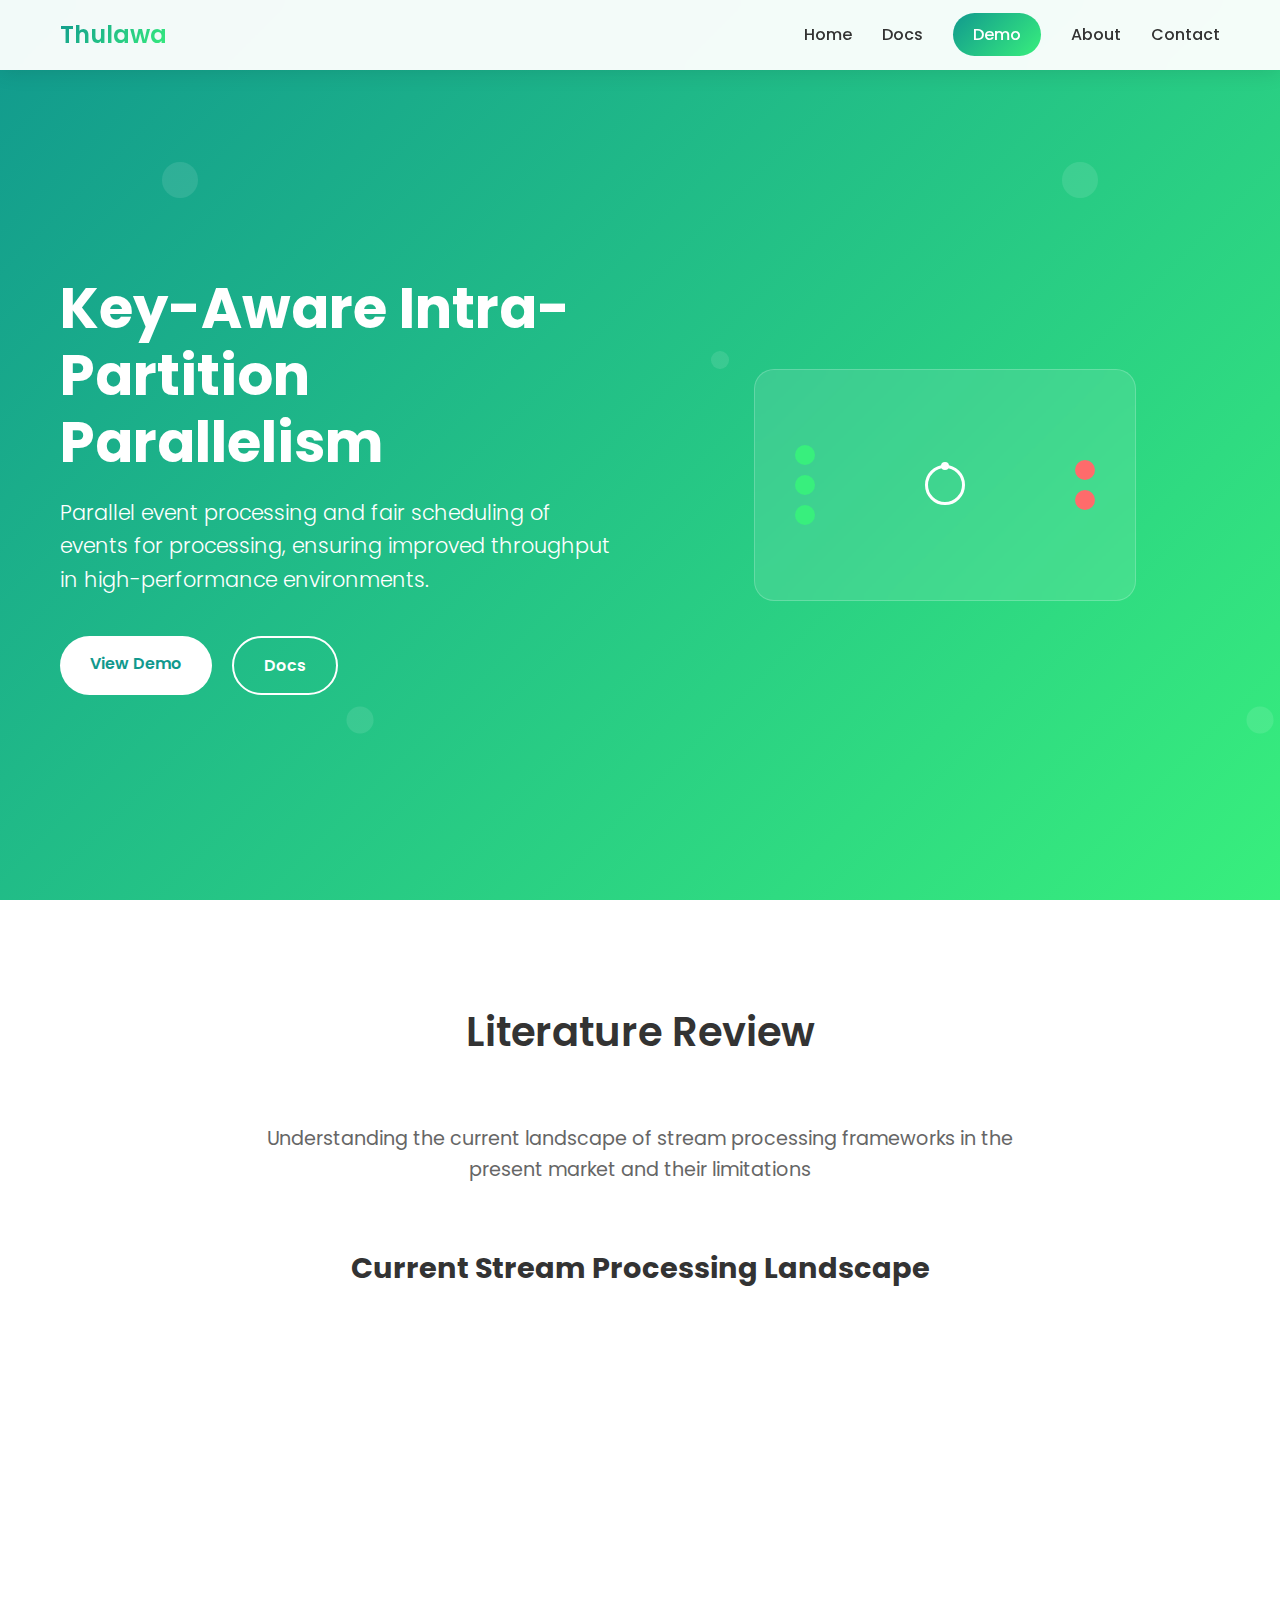
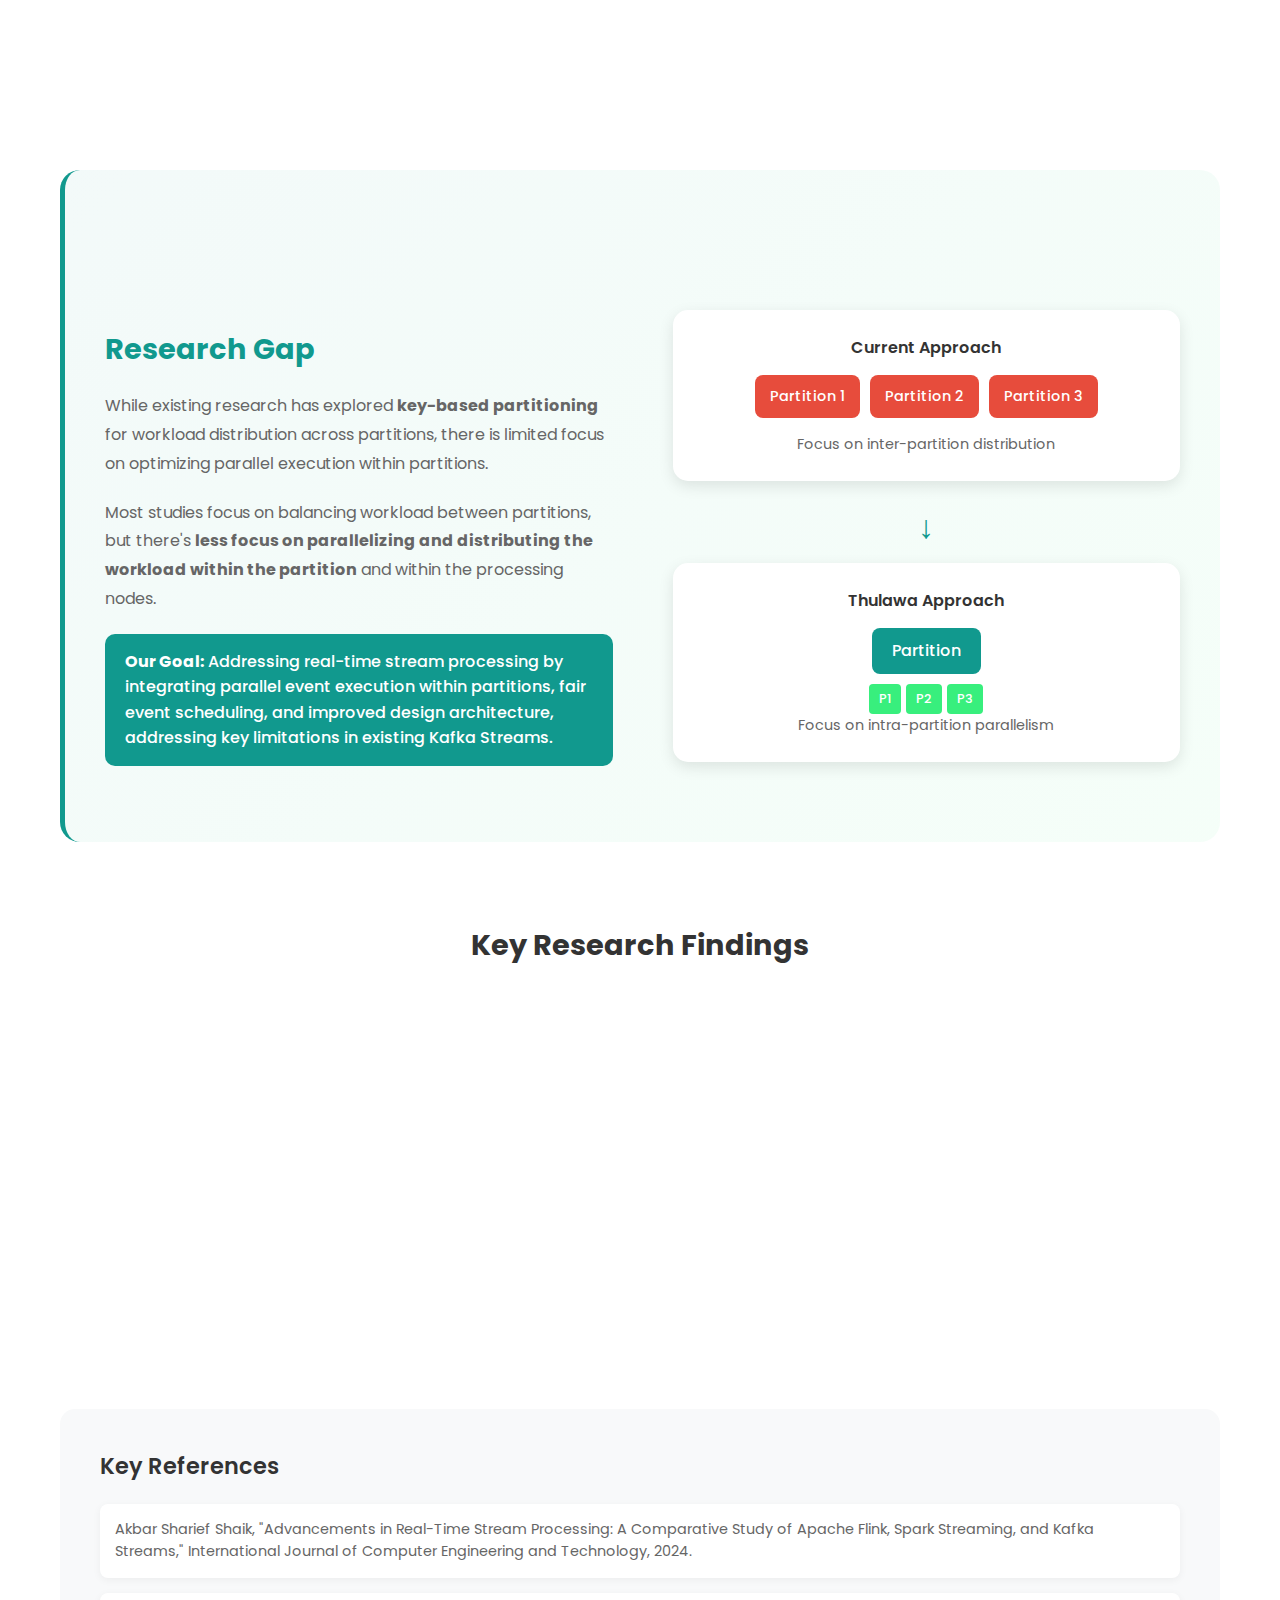
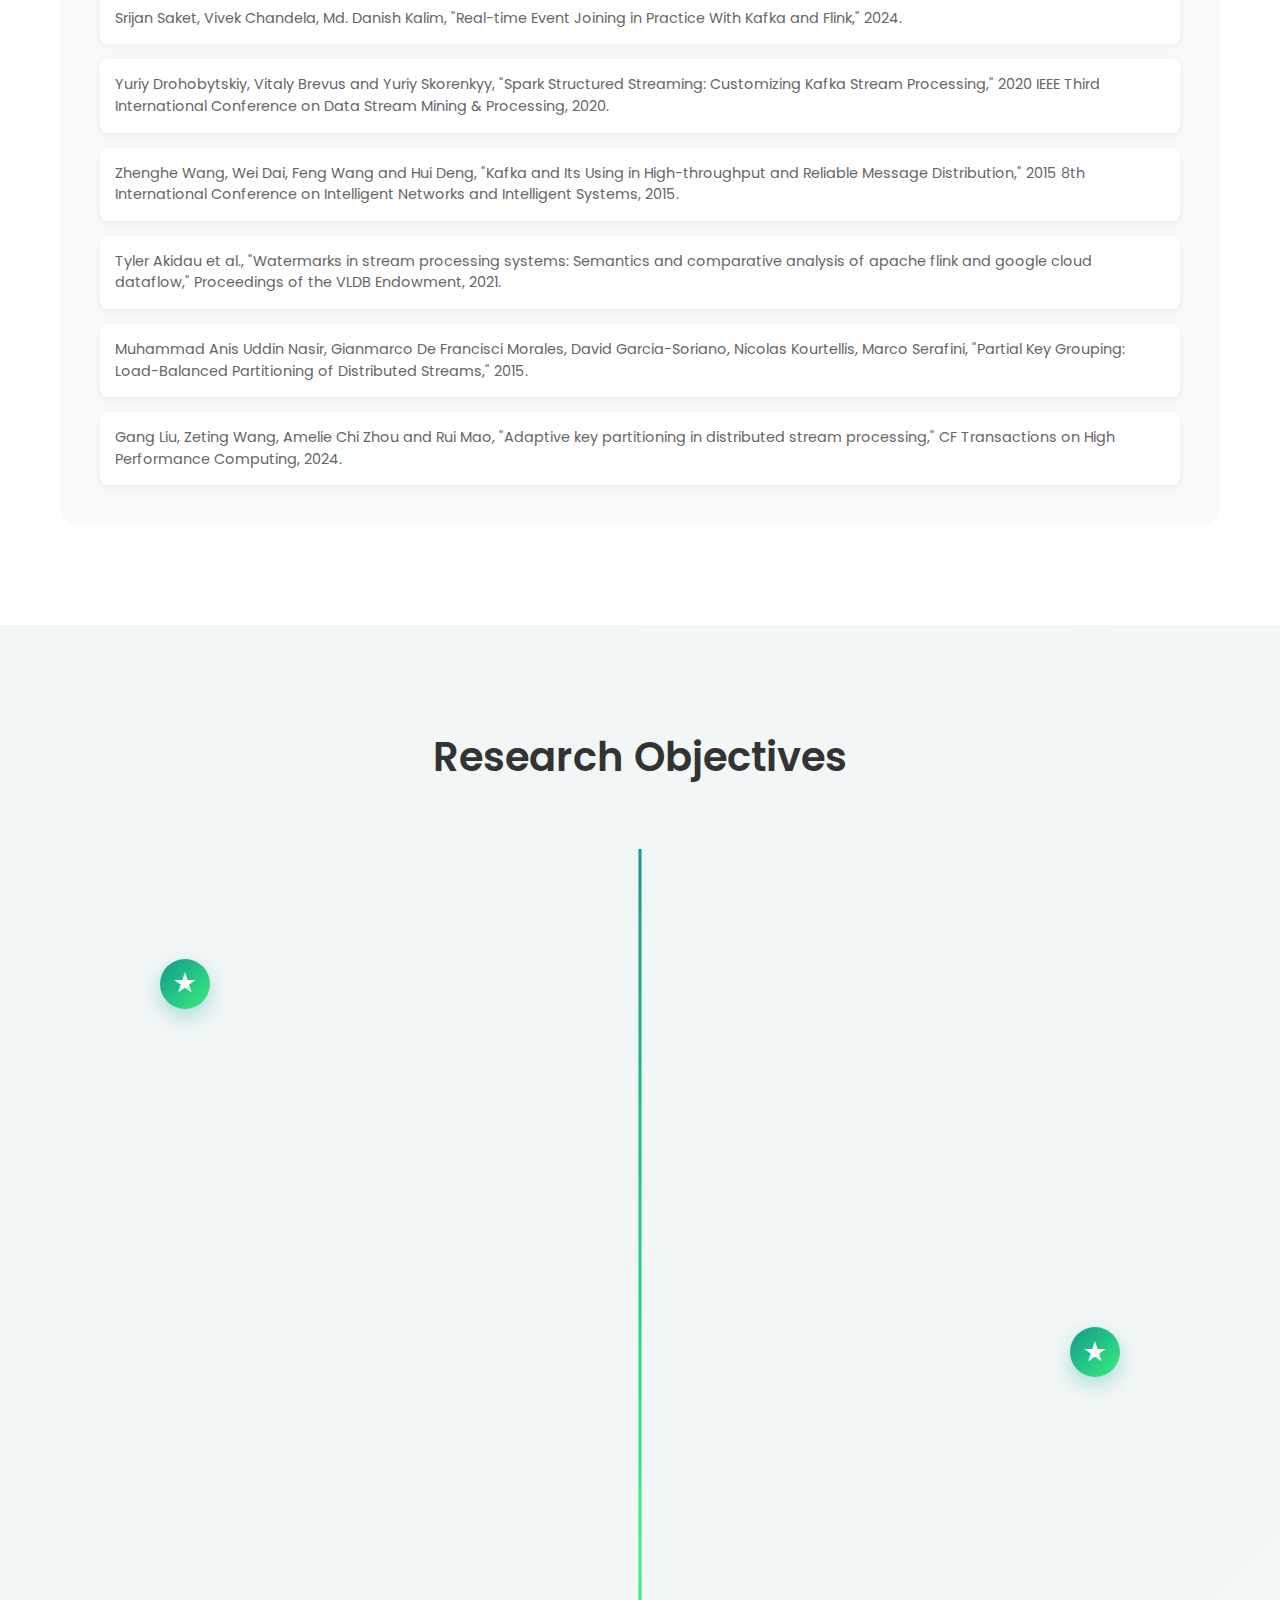
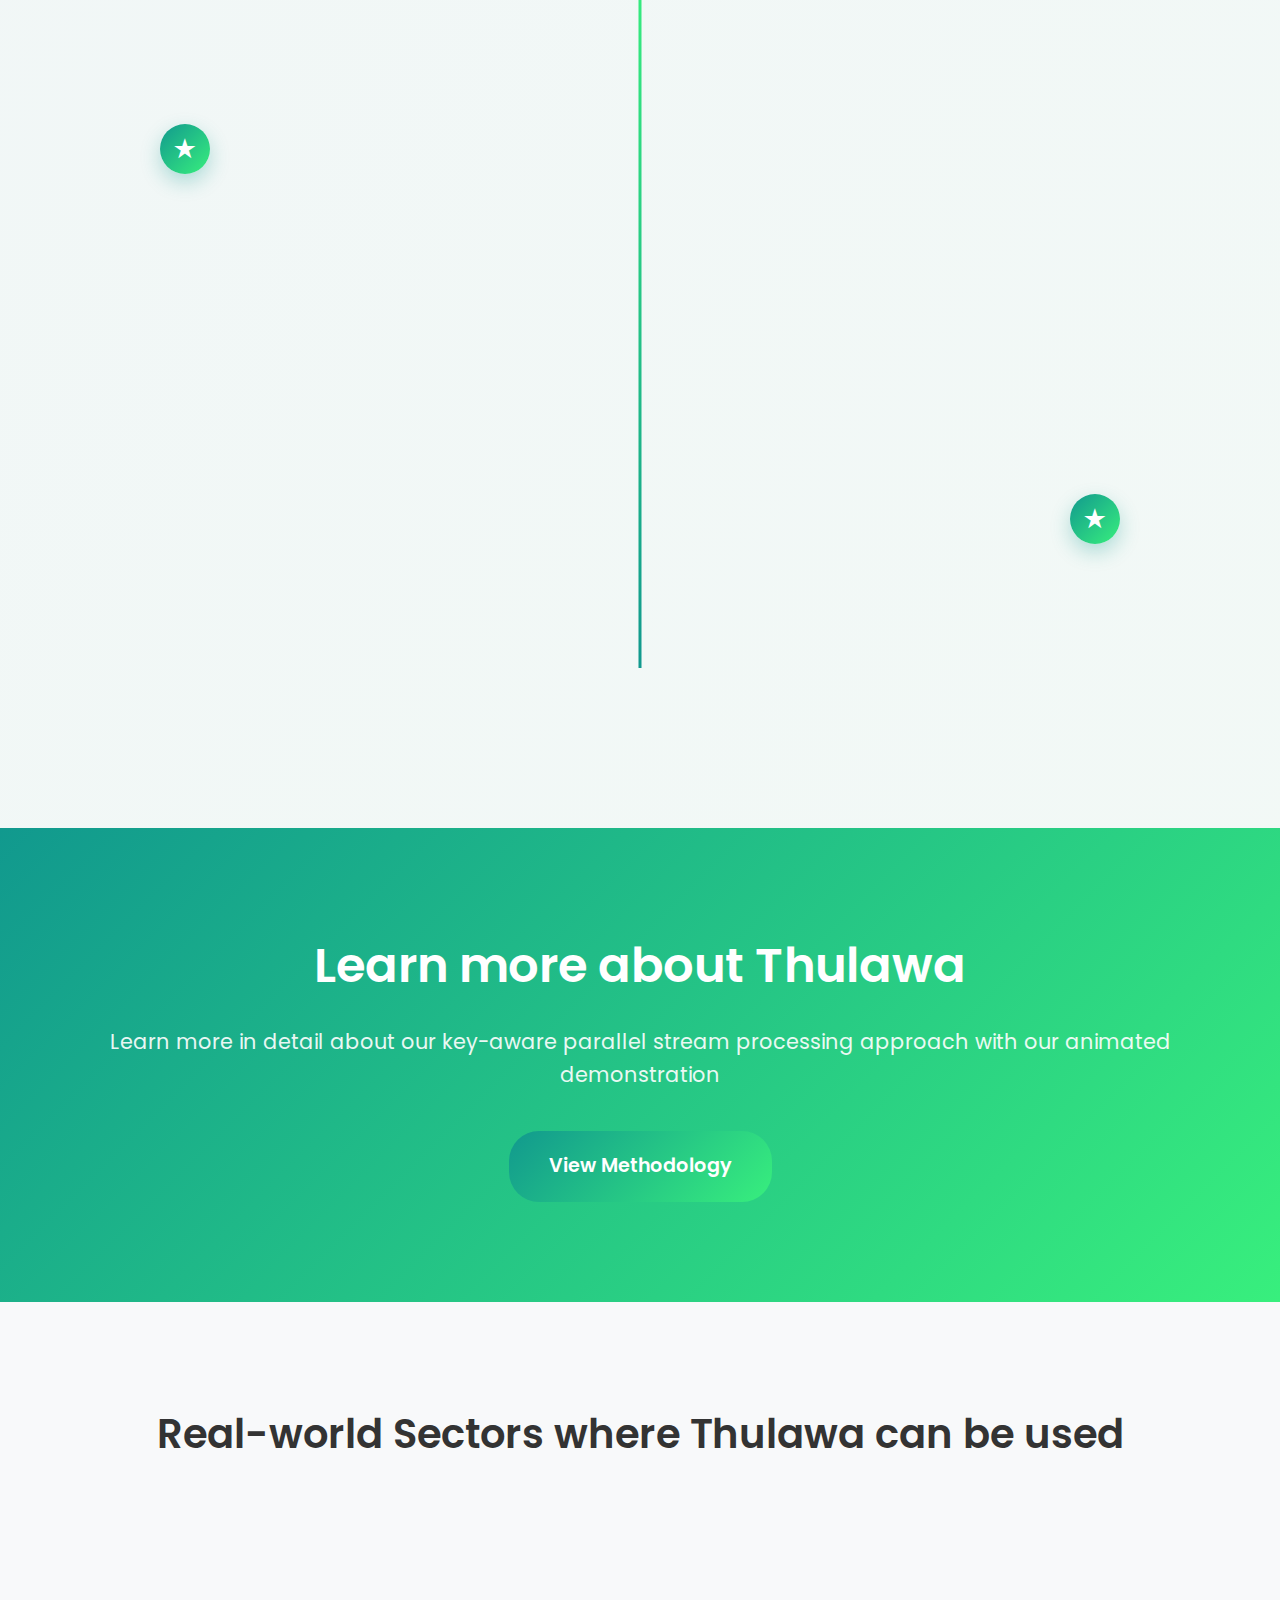
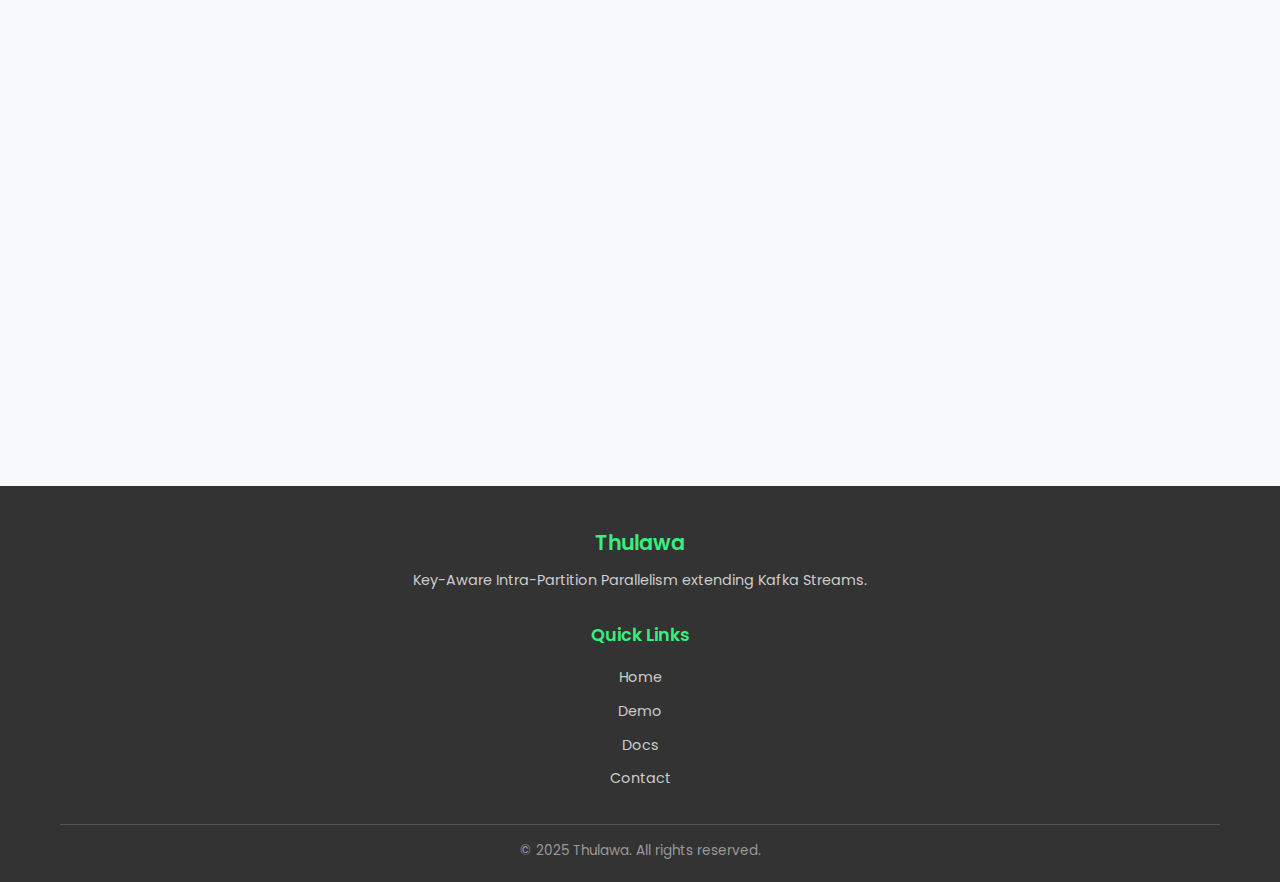
<file: index.html>
<!DOCTYPE html>
<html lang="en">
<head>
    <meta charset="UTF-8">
    <meta name="viewport" content="width=device-width, initial-scale=1.0">
    <title>Thulawa</title>
    <meta name="description" content="Advanced stream processing engine for real-time data analytics and processing. See our interactive demo.">
    <meta name="keywords" content="stream processing, real-time analytics, data processing, big data">
    
    <!-- Open Graph Tags -->
    <meta property="og:title" content="Stream Processing Engine">
    <meta property="og:description" content="Advanced stream processing engine for real-time data analytics">
    <meta property="og:type" content="website">
    <meta property="og:url" content="https://yourwebsite.com">
    
    <link rel="icon" href="images/tabicon.png" type="image/png">
    <link href="https://fonts.googleapis.com/css2?family=Poppins:wght@300;400;500;600;700&display=swap" rel="stylesheet">
    <link rel="stylesheet" href="css/main.css">
    <link rel="stylesheet" href="css/responsive.css">
</head>
<body>
    <header class="header">
        <nav class="nav">
            <div class="nav-container">
                <div class="logo">
                    <h2>Thulawa</h2>
                </div>
                <ul class="nav-menu">
                    <li><a href="index.html" class="nav-link">Home</a></li>
                    <li><a href="pages/docs.html" class="nav-link">Docs</a></li>
                    <li><a href="pages/demo.html" class="nav-link demo-link">Demo</a></li>
                    <li><a href="pages/about.html" class="nav-link">About</a></li>
                    <li><a href="pages/contacts.html" class="nav-link">Contact</a></li>
                </ul>
                <div class="hamburger">
                    <span></span>
                    <span></span>
                    <span></span>
                </div>
            </div>
        </nav>
    </header>

    <main>
        <!-- Hero Section -->
        <section id="home" class="hero">
            <div class="hero-container">
                <div class="hero-content">
                    <h1 class="hero-title">Key-Aware Intra-Partition Parallelism</h1>
                    <p class="hero-subtitle">Parallel event processing and fair scheduling of events for processing, ensuring improved throughput in high-performance environments.</p>
                    <div class="hero-buttons">
                        <a href="pages/demo.html" class="btn btn-primary">View Demo</a>
                        <a href="pages/docs.html" class="btn btn-secondary">Docs</a>
                    </div>
                </div>
                <div class="hero-visual">
                    <div class="floating-card">
                        <div class="mini-demo">
                            <div class="data-flow">
                                <div class="input-indicators">
                                    <div class="indicator active"></div>
                                    <div class="indicator active"></div>
                                    <div class="indicator active"></div>
                                </div>
                                <div class="processing-center">
                                    <div class="gear-mini"></div>
                                </div>
                                <div class="output-indicators">
                                    <div class="indicator pulse"></div>
                                    <div class="indicator pulse"></div>
                                </div>
                            </div>
                        </div>
                    </div>
                </div>
            </div>
        </section>

        <!-- Literature Review Section -->
        <section id="features" class="features">
            <div class="container">
                <h2 class="section-title">Literature Review</h2>
                <p style="text-align: center; font-size: 1.2rem; color: #666; margin-bottom: 60px; max-width: 800px; margin-left: auto; margin-right: auto;">
                    Understanding the current landscape of stream processing frameworks in the present market and their limitations
                </p>
                
                <div class="literature-content">
                    <!-- Stream Processing Frameworks Overview -->
                    <div class="framework-comparison">
                        <h3 style="text-align: center; color: #333; margin-bottom: 40px; font-size: 1.8rem;">Current Stream Processing Landscape</h3>
                        
                        <div class="frameworks-grid">
                            <div class="framework-card">
                                <img src="images/flinklogo.svg" alt="Apache Flink" class="framework-logo">
                                <h4>Apache Flink</h4>
                                <p>Excels in low-latency, real-time processing with watermark concepts for handling out-of-order events</p>
                                <div class="framework-strength">Low Latency</div>
                            </div>
                            
                            <div class="framework-card">
                                <img src="images/sparklogo.png" alt="Spark Streaming" class="framework-logo">
                                <h4>Spark Streaming</h4>
                                <p>Designed for heavy workloads with robust batch processing capabilities and fault tolerance</p>
                                <div class="framework-strength">Heavy Workloads</div>
                            </div>
                            
                            <div class="framework-card">
                                <img src="images/kafkalogo.svg" alt="Kafka Streams" class="framework-logo">
                                <h4>Kafka Streams</h4>
                                <p>Lightweight library with seamless Kafka integration, ideal for event-driven applications</p>
                                <div class="framework-strength">Simplicity</div>
                            </div>
                        </div>
                    </div>

                    <!-- Research Gap -->
                    <div class="research-gap">
                        <div style="display: grid; grid-template-columns: 1fr 1fr; gap: 60px; align-items: center; margin-top: 80px;">
                            <div>
                                <h3 style="color: #11998e; font-size: 1.8rem; margin-bottom: 20px;">Research Gap</h3>
                                <p style="color: #666; line-height: 1.8; margin-bottom: 20px;">
                                    While existing research has explored <strong>key-based partitioning</strong> for workload distribution across partitions, there is limited focus on optimizing parallel execution within partitions.
                                </p>
                                <p style="color: #666; line-height: 1.8; margin-bottom: 20px;">
                                    Most studies focus on balancing workload between partitions, but there's <strong>less focus on parallelizing and distributing the workload within the partition</strong> and within the processing nodes.
                                </p>
                                <div class="research-highlight">
                                    <strong>Our Goal:</strong> Addressing real-time stream processing by integrating parallel event execution within partitions, fair event scheduling, and improved design architecture, addressing key limitations in existing Kafka Streams.
                                </div>
                            </div>
                            <div>
                                <div class="limitation-visual">
                                    <div class="current-approach">
                                        <h4>Current Approach</h4>
                                        <div class="partition-boxes">
                                            <div class="partition-box">Partition 1</div>
                                            <div class="partition-box">Partition 2</div>
                                            <div class="partition-box">Partition 3</div>
                                        </div>
                                        <p>Focus on inter-partition distribution</p>
                                    </div>
                                    <div class="arrow-down">↓</div>
                                    <div class="our-approach">
                                        <h4>Thulawa Approach</h4>
                                        <div class="enhanced-partition">
                                            <div class="partition-header">Partition</div>
                                            <div class="intra-processing">
                                                <div class="process-unit">P1</div>
                                                <div class="process-unit">P2</div>
                                                <div class="process-unit">P3</div>
                                            </div>
                                        </div>
                                        <p>Focus on intra-partition parallelism</p>
                                    </div>
                                </div>
                            </div>
                        </div>
                    </div>

                    <!-- Key Findings -->
                    <div class="key-findings">
                        <h3 style="text-align: center; color: #333; margin: 80px 0 40px; font-size: 1.8rem;">Key Research Findings</h3>
                        
                        <div style="display: grid; grid-template-columns: repeat(auto-fit, minmax(300px, 1fr)); gap: 30px;">
                            <div class="finding-card">
                                <div class="finding-icon">🔄</div>
                                <h4>Integration Advantages</h4>
                                <p>Frameworks like Apache Flink and Kafka are often used together to leverage their complementary strengths for scalable, fault-tolerant solutions.</p>
                            </div>
                            
                            <div class="finding-card">
                                <div class="finding-icon">⚡</div>
                                <h4>Performance Variations</h4>
                                <p>Different architectures handle completeness and correctness using different mechanisms - Flink uses watermarks while Kafka Streams uses persistent logging.</p>
                            </div>
                            
                            <div class="finding-card">
                                <div class="finding-icon">📊</div>
                                <h4>Throughput Limitations</h4>
                                <p>Current research focuses on key-based partitioning across partitions, leaving optimization opportunities within individual partitions unexplored.</p>
                            </div>
                        </div>
                    </div>
                </div>

                <!-- References -->
                <div class="references-section">
                    <h4 style="color: #333; margin-bottom: 20px;">Key References</h4>
                    <div class="references-list">
                        <div class="reference-item">
                            <span class="ref-text">Akbar Sharief Shaik, "Advancements in Real-Time Stream Processing: A Comparative Study of Apache Flink, Spark Streaming, and Kafka Streams," International Journal of Computer Engineering and Technology, 2024.</span>
                        </div>
                        <div class="reference-item">
                            <span class="ref-text">Srijan Saket, Vivek Chandela, Md. Danish Kalim, "Real-time Event Joining in Practice With Kafka and Flink," 2024.</span>
                        </div>
                        <div class="reference-item">
                            <span class="ref-text">Yuriy Drohobytskiy, Vitaly Brevus and Yuriy Skorenkyy, "Spark Structured Streaming: Customizing Kafka Stream Processing," 2020 IEEE Third International Conference on Data Stream Mining & Processing, 2020.</span>
                        </div>
                        <div class="reference-item">
                            <span class="ref-text">Zhenghe Wang, Wei Dai, Feng Wang and Hui Deng, "Kafka and Its Using in High-throughput and Reliable Message Distribution," 2015 8th International Conference on Intelligent Networks and Intelligent Systems, 2015.</span>
                        </div>
                        <div class="reference-item">
                            <span class="ref-text">Tyler Akidau et al., "Watermarks in stream processing systems: Semantics and comparative analysis of apache flink and google cloud dataflow," Proceedings of the VLDB Endowment, 2021.</span>
                        </div>
                        <div class="reference-item">
                            <span class="ref-text">Muhammad Anis Uddin Nasir, Gianmarco De Francisci Morales, David Garcia-Soriano, Nicolas Kourtellis, Marco Serafini, "Partial Key Grouping: Load-Balanced Partitioning of Distributed Streams," 2015.</span>
                        </div>
                        <div class="reference-item">
                            <span class="ref-text">Gang Liu, Zeting Wang, Amelie Chi Zhou and Rui Mao, "Adaptive key partitioning in distributed stream processing," CF Transactions on High Performance Computing, 2024.</span>
                        </div>
                    </div>
                </div>
            </div>
        </section>

        <!-- Research Objectives Section -->
        <section class="research-objectives">
            <div class="container">
                <h2 class="section-title">Research Objectives</h2>
                
                <div class="objectives-flow">
                    <!-- Objective 1 -->
                    <div class="objective-flow-item left">
                        <div class="objective-star">
                            <span>★</span>
                        </div>
                        <div class="objective-box">
                            <h3>Design an Execution Architecture for Enhanced Parallelism</h3>
                            <p>Develop a new and improved execution model that enables fair and efficient parallel execution of events within partitions, to increase overall performance and throughput when compared to the traditional approach.</p>
                        </div>
                    </div>

                    <!-- Objective 2 -->
                    <div class="objective-flow-item right">
                        <div class="objective-box">
                            <h3>Implement a Fair and Efficient Asynchronous Processing Architecture</h3>
                            <p>Efficiently process arriving events asynchronously, where an event with a certain key will not have to remain idle until an event with another key is still processing. Furthermore, preserving Key Ordering and events with the same key are not processed out of order.</p>
                        </div>
                        <div class="objective-star">
                            <span>★</span>
                        </div>
                    </div>

                    <!-- Objective 3 -->
                    <div class="objective-flow-item left">
                        <div class="objective-star">
                            <span>★</span>
                        </div>
                        <div class="objective-box">
                            <h3>Integrate the Architecture within Kafka Streams for Practical Applicability</h3>
                            <p>Integrate and extend the Kafka Streams Library with our architecture with our own library for practical applicability. Additionally, upgrade Kafka Streams Library with Thulawa Library to Fetch, Schedule and Process records in an asynchronous manner.</p>
                        </div>
                    </div>

                    <!-- Objective 4 -->
                    <div class="objective-flow-item right">
                        <div class="objective-box">
                            <h3>Evaluate Throughput and Gains over Existing Stream Processing Models</h3>
                            <p>Test the implementation of the proposed architecture against use cases and observe and validate the impact of the architecture to measure throughput improvements and performance gains.</p>
                        </div>
                        <div class="objective-star">
                            <span>★</span>
                        </div>
                    </div>
                </div>
            </div>
        </section>

        <!-- Demo CTA Section -->
        <section class="demo-cta">
            <div class="container">
                <div class="cta-content">
                    <h2>Learn more about Thulawa</h2>
                    <p>Learn more in detail about our key-aware parallel stream processing approach with our animated demonstration</p>
                    <a href="pages/demo.html" class="btn btn-large">View Methodology</a>
                </div>
            </div>
        </section>

        <!-- Use Cases Section -->
        <section class="use-cases">
            <div class="container">
                <h2 class="section-title">Real-world Sectors where Thulawa can be used</h2>
                <div class="use-cases-grid">
                    <div class="use-case">
                        <h3>Financial Services</h3>
                        <p>Real-time fraud detection and risk analytics for Banking and FinTech applications.</p>
                    </div>
                    <div class="use-case">
                        <h3>Healthcare</h3>
                        <p>Real-time patient health/vital tracking, triggering real-time alerts for Healthcare applications.</p>
                    </div>
                    <div class="use-case">
                        <h3>E-commerce</h3>
                        <p>Real-time recommendation engines and inventory management systems.</p>
                    </div>
                    <div class="use-case">
                        <h3>Transportation</h3>
                        <p>Process geospatial data for millions of passengers and drivers in transportation applications.</p>
                    </div>
                </div>
            </div>
        </section>
    </main>

    <footer class="footer">
        <div class="container">
            <div class="footer-content">
                <div class="footer-section">
                    <h3>Thulawa</h3>
                    <p>Key-Aware Intra-Partition Parallelism extending Kafka Streams.</p>
                </div>
                <div class="footer-section">
                    <h4>Quick Links</h4>
                    <ul>
                        <li><a href="index.html">Home</a></li>
                        <li><a href="pages/demo.html">Demo</a></li>
                        <li><a href="pages/docs.html">Docs</a></li>
                        <li><a href="pages/contacts.html">Contact</a></li>
                    </ul>
                </div>
            </div>
            <div class="footer-bottom">
                <p>&copy; 2025 Thulawa. All rights reserved.</p>
            </div>
        </div>
    </footer>

    <script src="js/env.js"></script>
    <script src="js/main.js"></script>
</body>
</html>
</file>
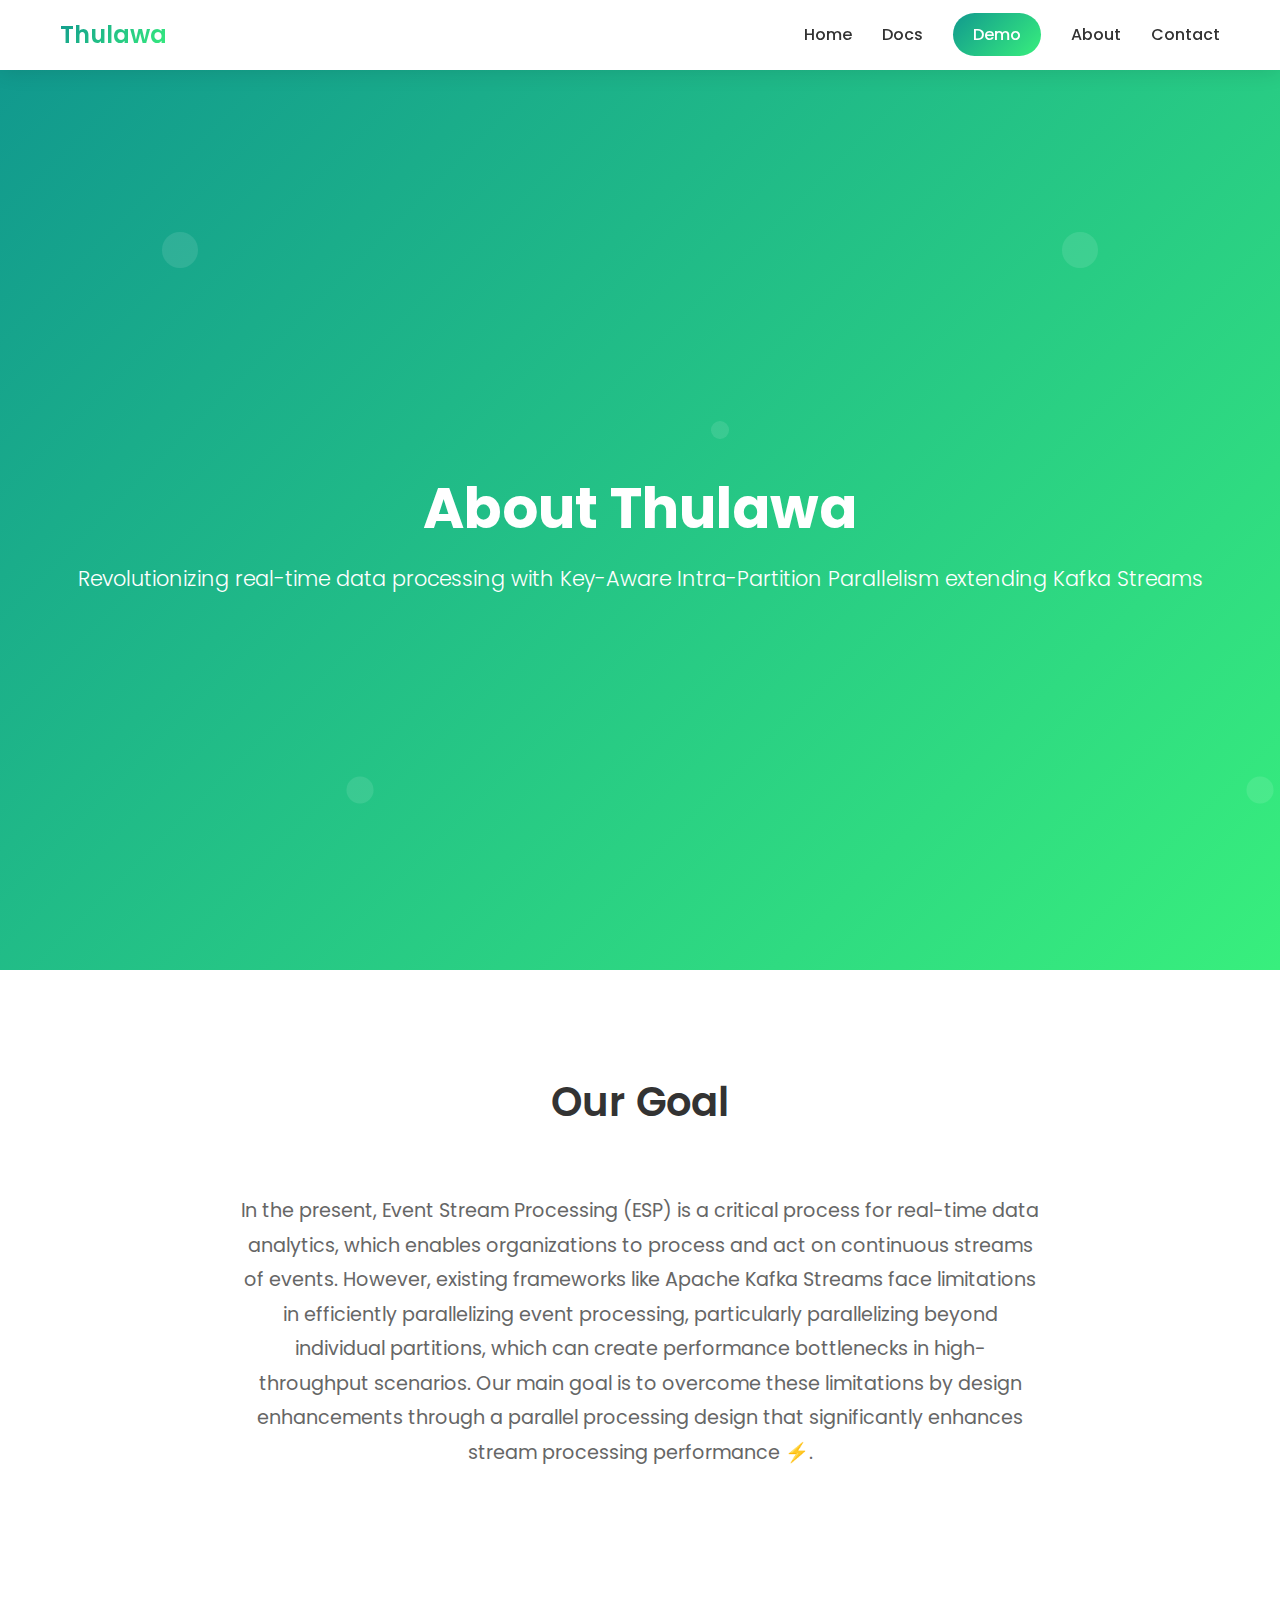
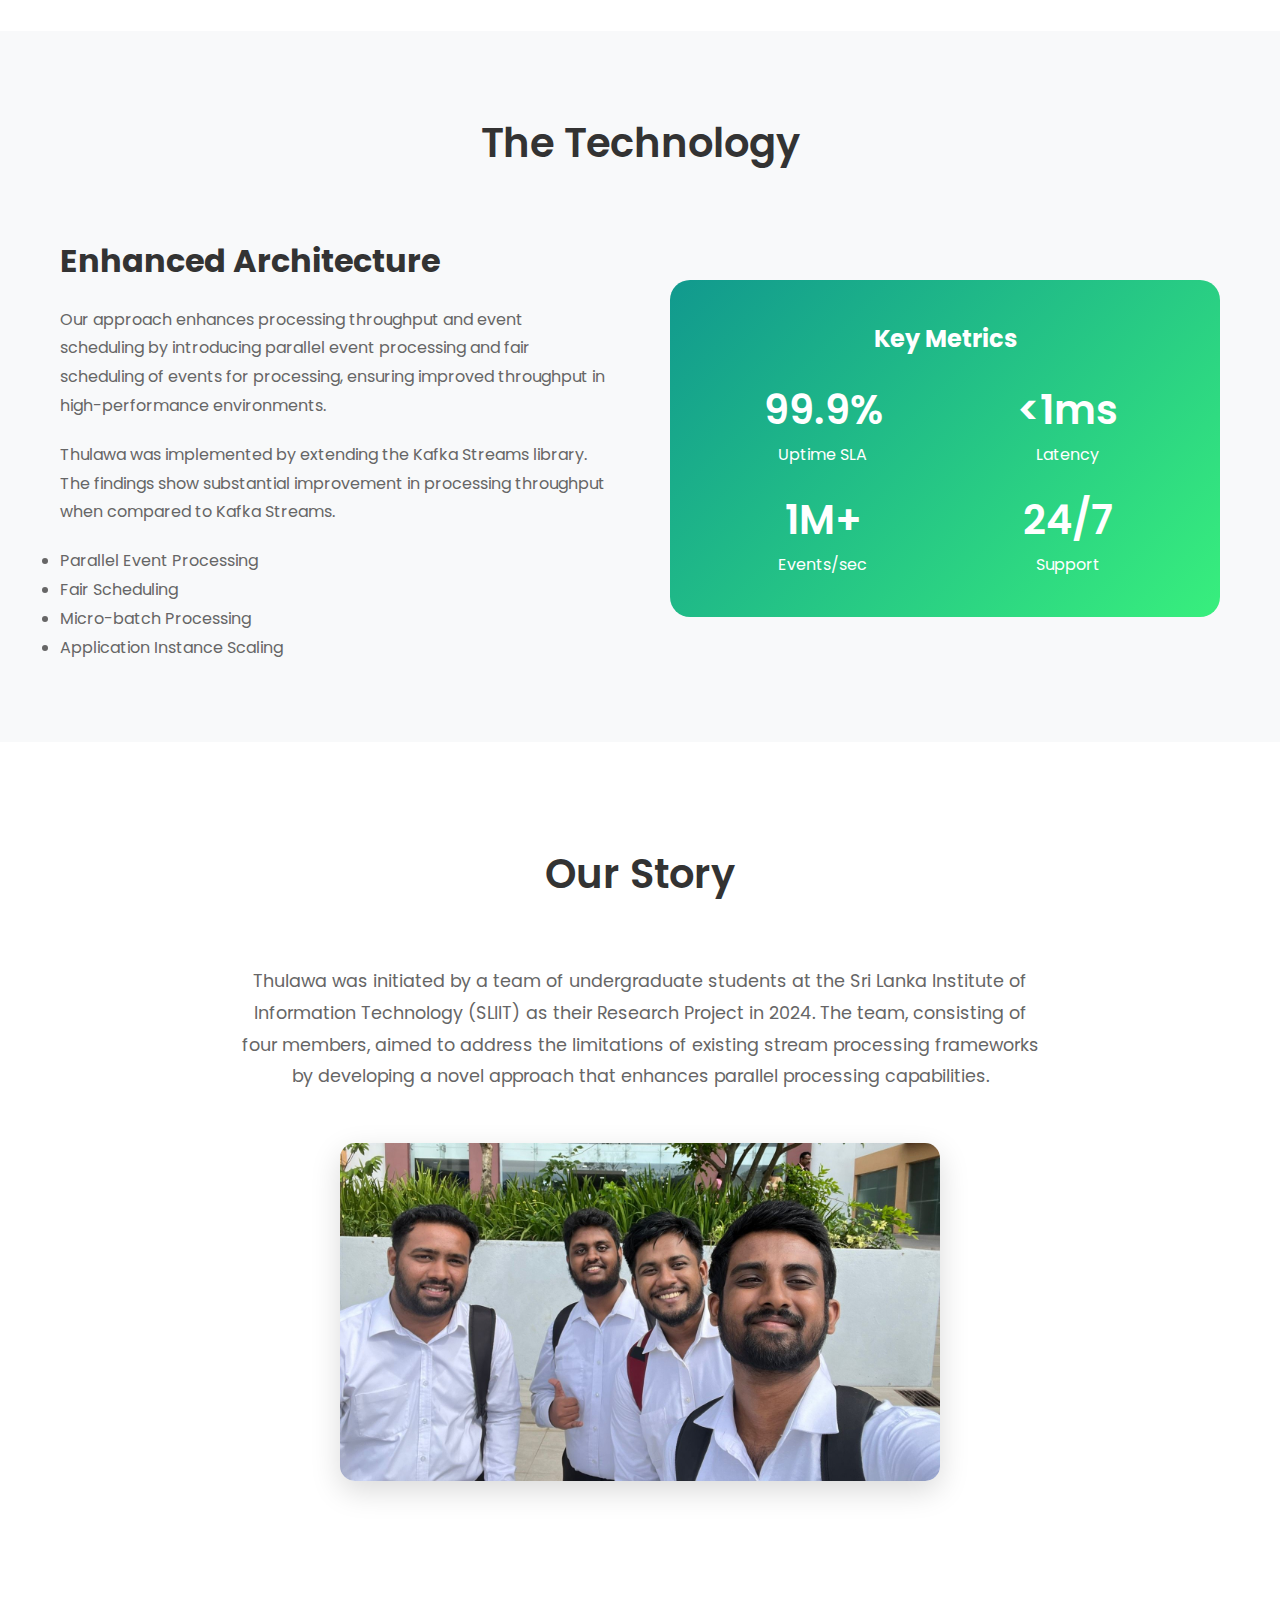
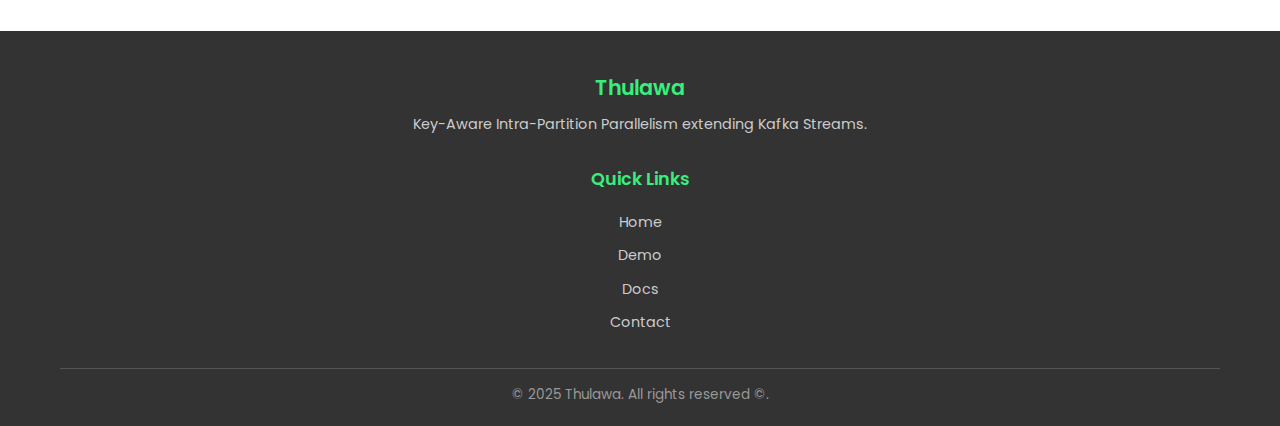
<file: pages/about.html>
<!DOCTYPE html>
<html lang="en">
<head>
    <meta charset="UTF-8">
    <meta name="viewport" content="width=device-width, initial-scale=1.0">
    <title>About | Thulawa</title>
    <meta name="description" content="Learn more about our advanced stream processing technology and the team behind it.">
    
    <link rel="icon" href="../images/tabicon.png" type="image/png">
    <link href="https://fonts.googleapis.com/css2?family=Poppins:wght@300;400;500;600;700&display=swap" rel="stylesheet">
    <link rel="stylesheet" href="../css/main.css">
    <link rel="stylesheet" href="../css/responsive.css">
</head>
<body>
    <header class="header">
        <nav class="nav">
            <div class="nav-container">
                <div class="logo">
                    <h2>Thulawa</h2>
                </div>
                <ul class="nav-menu">
                    <li><a href="../index.html" class="nav-link">Home</a></li>
                    <li><a href="../pages/docs.html" class="nav-link">Docs</a></li>
                    <li><a href="../pages/demo.html" class="nav-link demo-link">Demo</a></li>
                    <li><a href="../pages/about.html" class="nav-link">About</a></li>
                    <li><a href="../pages/contacts.html" class="nav-link">Contact</a></li>
                </ul>
                <div class="hamburger">
                    <span></span>
                    <span></span>
                    <span></span>
                </div>
            </div>
        </nav>
    </header>

    <main style="padding-top: 70px;">
        <section class="hero">
            <div class="container">
                <div class="hero-content" style="text-align: center;">
                    <h1 class="hero-title">About Thulawa</h1>
                    <p class="hero-subtitle">Revolutionizing real-time data processing with Key-Aware Intra-Partition Parallelism extending Kafka Streams</p>
                </div>
            </div>
        </section>

        <section style="padding: 100px 0; background: white;">
            <div class="container">
                <div style="max-width: 800px; margin: 0 auto;">
                    <h2 class="section-title">Our Goal</h2>
                    <p style="font-size: 1.2rem; line-height: 1.8; color: #666; text-align: center; margin-bottom: 60px;">
                        In the present, Event Stream Processing (ESP) is a critical process for real-time data analytics, which enables 
                        organizations to process and act on continuous streams of events. However, existing frameworks like Apache Kafka 
                        Streams face limitations in efficiently parallelizing event processing, particularly parallelizing beyond individual 
                        partitions, which can create performance bottlenecks in high-throughput scenarios. Our main goal is to overcome these
                        limitations by design enhancements through a parallel processing design that significantly enhances stream 
                        processing performance ⚡.
                </div>
            </div>
        </section>

        <section style="padding: 80px 0; background: #f8f9fa;">
            <div class="container">
                <h2 class="section-title">The Technology</h2>
                <div style="display: grid; grid-template-columns: 1fr 1fr; gap: 60px; align-items: center;">
                    <div>
                        <h3 style="font-size: 2rem; margin-bottom: 20px; color: #333;">Enhanced Architecture</h3>
                        <p style="color: #666; line-height: 1.8; margin-bottom: 20px;">
                           Our approach enhances processing throughput and event scheduling by introducing
                        parallel event processing and fair scheduling of events for processing, ensuring improved 
                        throughput in high-performance environments.
                        </p>
                        <p style="color: #666; line-height: 1.8; margin-bottom: 20px;">
                            Thulawa was implemented by extending the Kafka Streams library. 
                            The findings show substantial improvement in processing throughput when compared to Kafka Streams.
                        </p>
                        <ul style="color: #666; line-height: 1.8;">
                            <li>Parallel Event Processing</li>
                            <li>Fair Scheduling</li>
                            <li>Micro-batch Processing</li>
                            <li>Application Instance Scaling</li>
                        </ul>
                    </div>
                    <div style="background: linear-gradient(135deg, #11998e 0%, #38ef7d 100%); padding: 40px; border-radius: 20px; color: white; text-align: center;">
                        <h4 style="font-size: 1.5rem; margin-bottom: 20px;">Key Metrics</h4>
                        <div style="display: grid; grid-template-columns: 1fr 1fr; gap: 20px;">
                            <div>
                                <div style="font-size: 2.5rem; font-weight: 600;">99.9%</div>
                                <div>Uptime SLA</div>
                            </div>
                            <div>
                                <div style="font-size: 2.5rem; font-weight: 600;">&lt;1ms</div>
                                <div>Latency</div>
                            </div>
                            <div>
                                <div style="font-size: 2.5rem; font-weight: 600;">1M+</div>
                                <div>Events/sec</div>
                            </div>
                            <div>
                                <div style="font-size: 2.5rem; font-weight: 600;">24/7</div>
                                <div>Support</div>
                            </div>
                        </div>
                    </div>
                </div>
            </div>
        </section>

        <section style="padding: 100px 0; background: white;">
            <div class="container">
                <h2 class="section-title">Our Story</h2>
                <div style="max-width: 800px; margin: 0 auto; text-align: center;">
                    <p style="font-size: 1.1rem; line-height: 1.8; color: #666; margin-bottom: 40px;">
                        Thulawa was initiated by a team of undergraduate students at the Sri Lanka Institute of Information Technology (SLIIT) as their Research Project in 2024.
                        The team, consisting of four members, aimed to address the limitations of existing stream processing frameworks by developing a novel approach that enhances parallel processing capabilities.
                    </p>
                    
                    <!-- Team Photo -->
                    <div style="margin: 50px 0;">
                        <img src="../images/team-pic.jpeg" alt="Thulawa Research Team" style="width: 100%; max-width: 600px; height: auto; border-radius: 15px; box-shadow: 0 10px 30px rgba(0, 0, 0, 0.15); margin: 0 auto; display: block;">
                    </div>
                    
                </div>
            </div>
        </section>
    </main>

    <footer class="footer">
        <div class="container">
            <div class="footer-content">
                <div class="footer-section">
                    <h3>Thulawa</h3>
                    <p>Key-Aware Intra-Partition Parallelism extending Kafka Streams.</p>
                </div>
                <div class="footer-section">
                    <h4>Quick Links</h4>
                    <ul>
                        <li><a href="../index.html">Home</a></li>
                        <li><a href="../pages/demo.html">Demo</a></li>
                        <li><a href="../pages/docs.html">Docs</a></li>
                        <li><a href="contacts.html">Contact</a></li>
                    </ul>
                </div>
            </div>
            <div class="footer-bottom">
                <p>&copy; 2025 Thulawa. All rights reserved ©.</p>
            </div>
        </div>
    </footer>

    <script src="../js/main.js"></script>
</body>
</html>
</file>
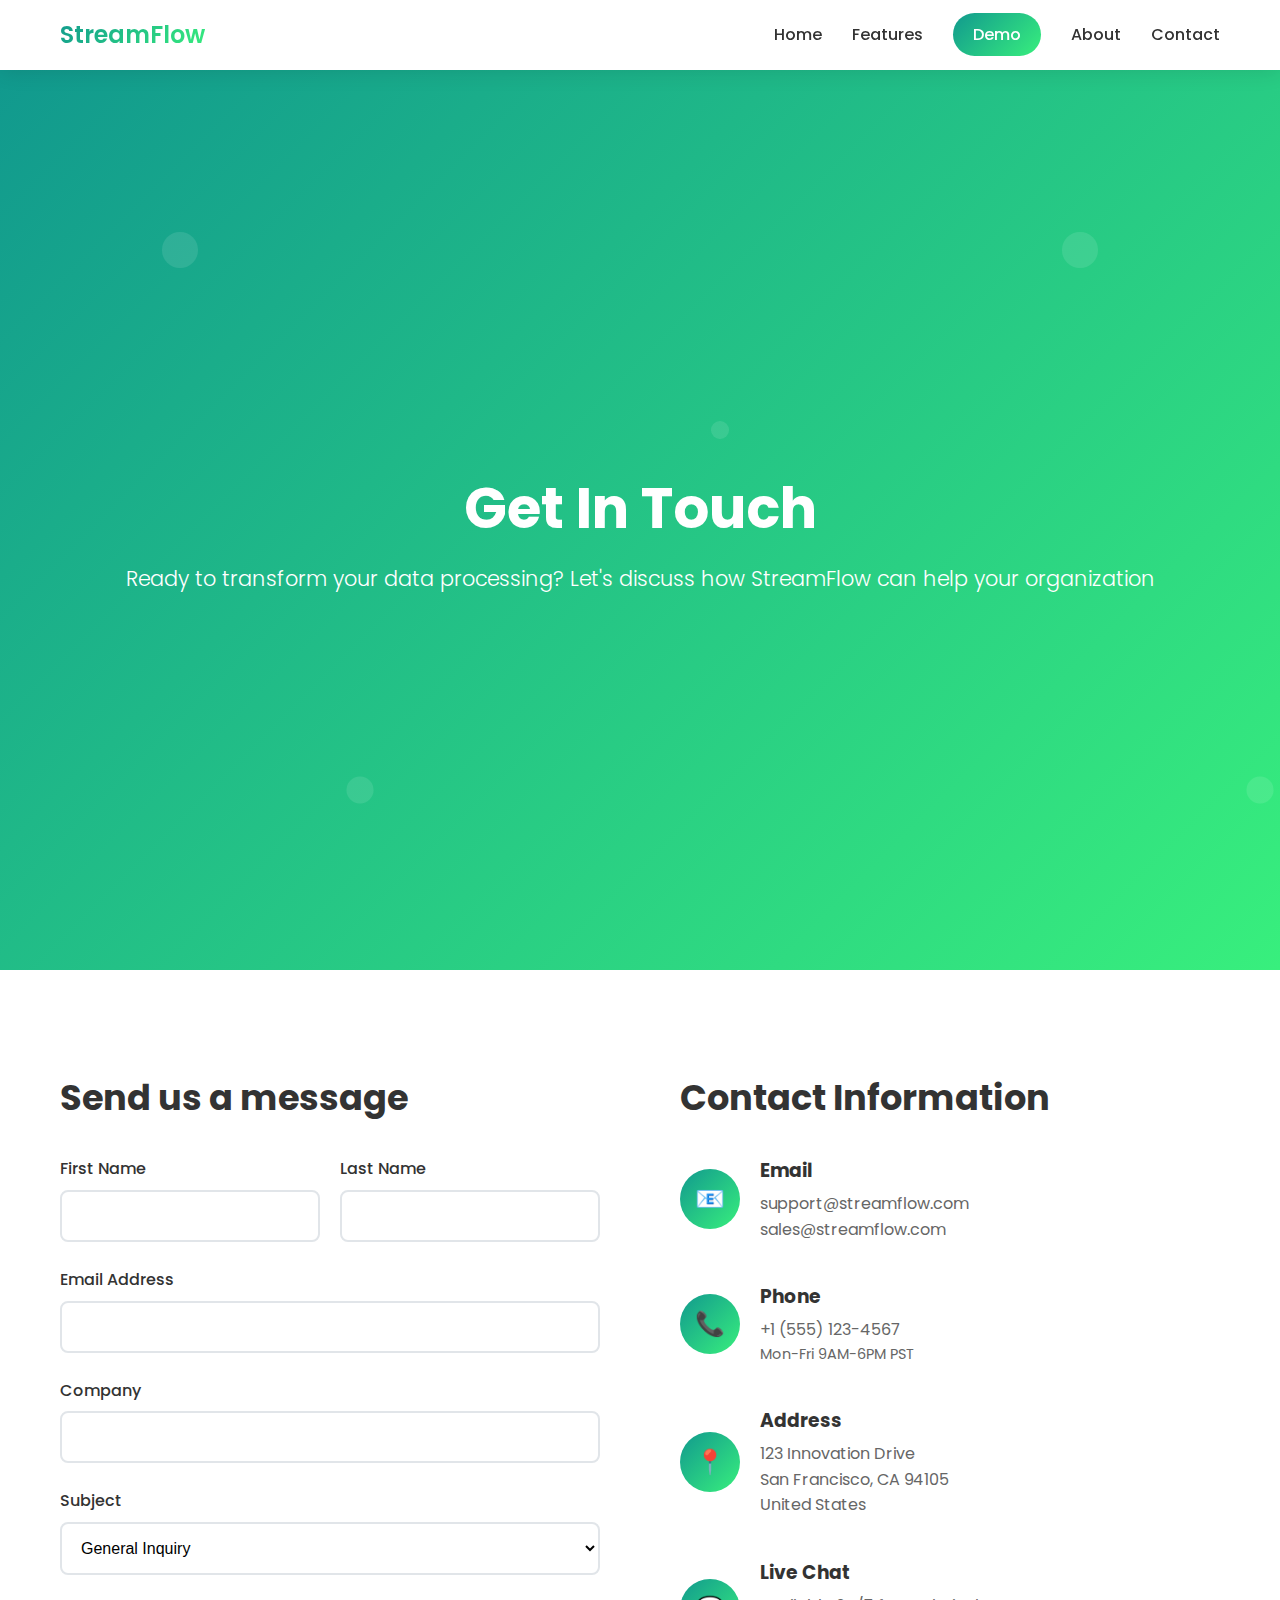
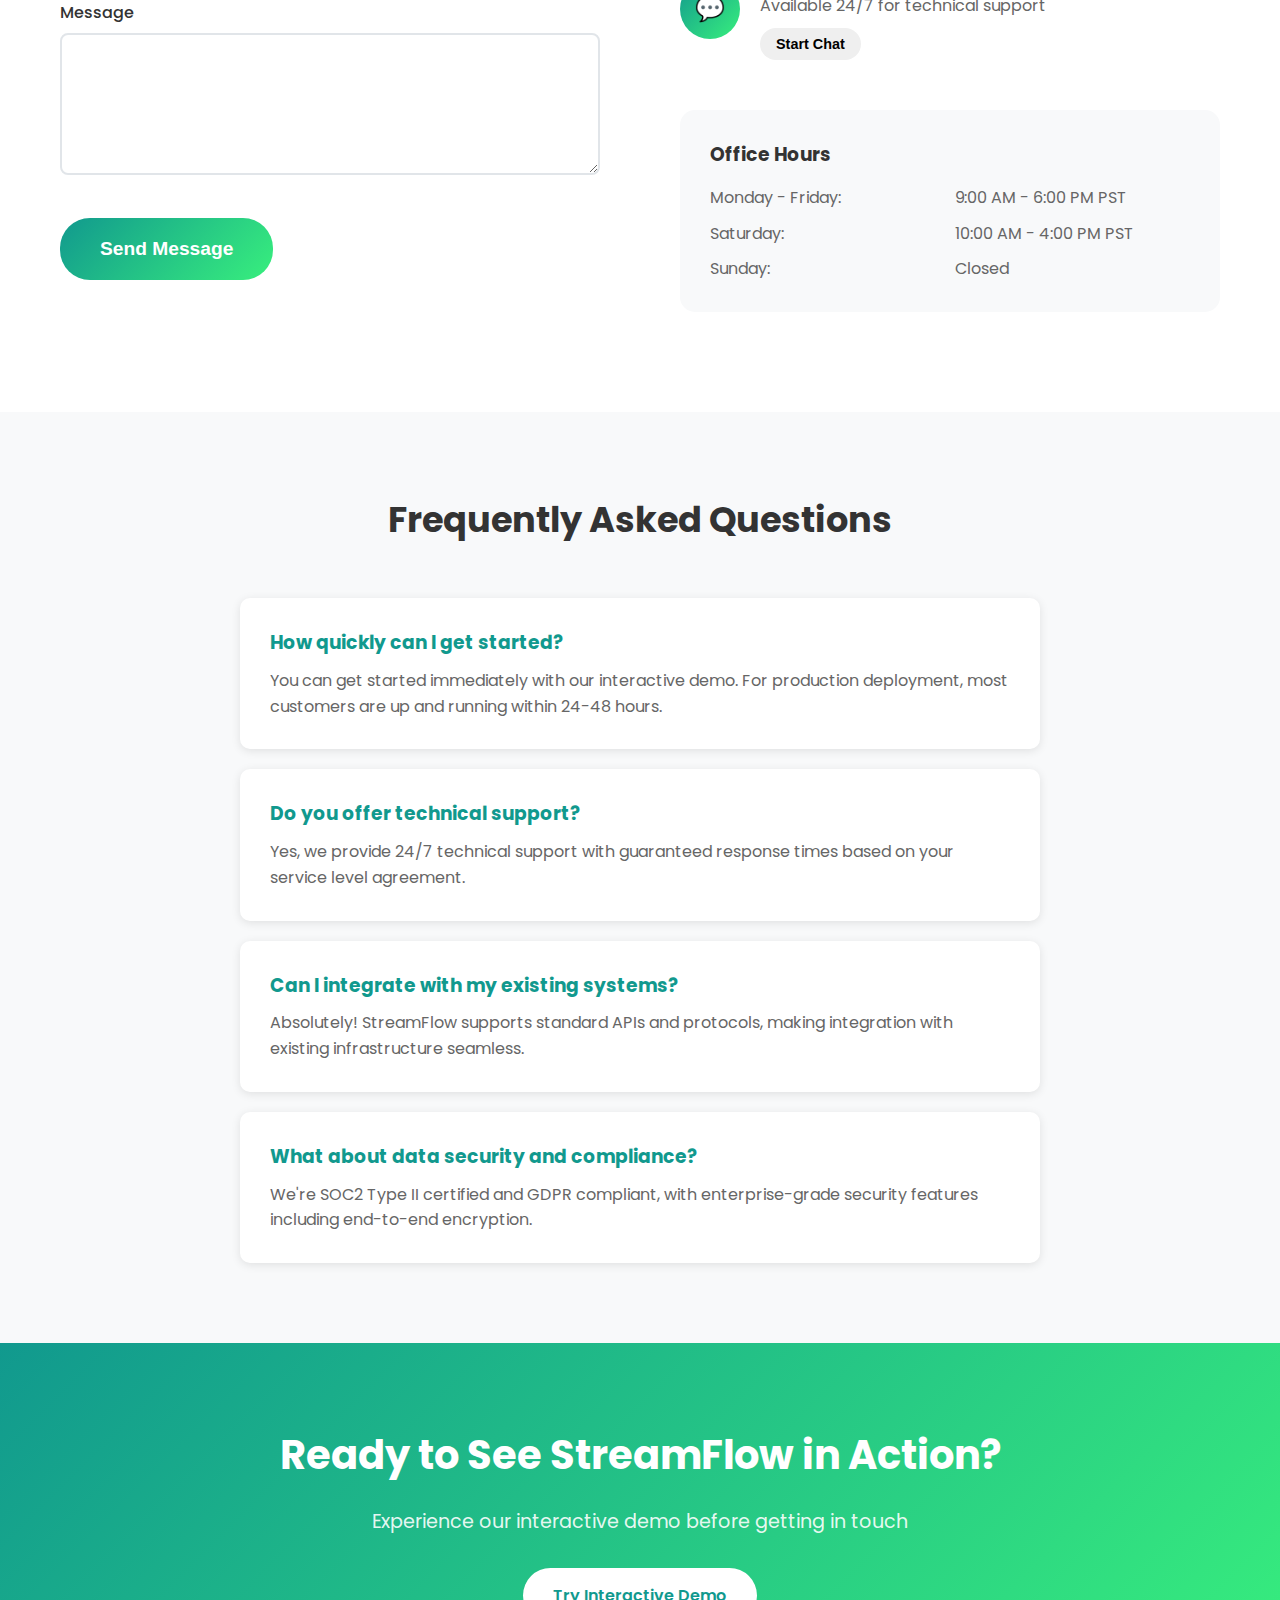
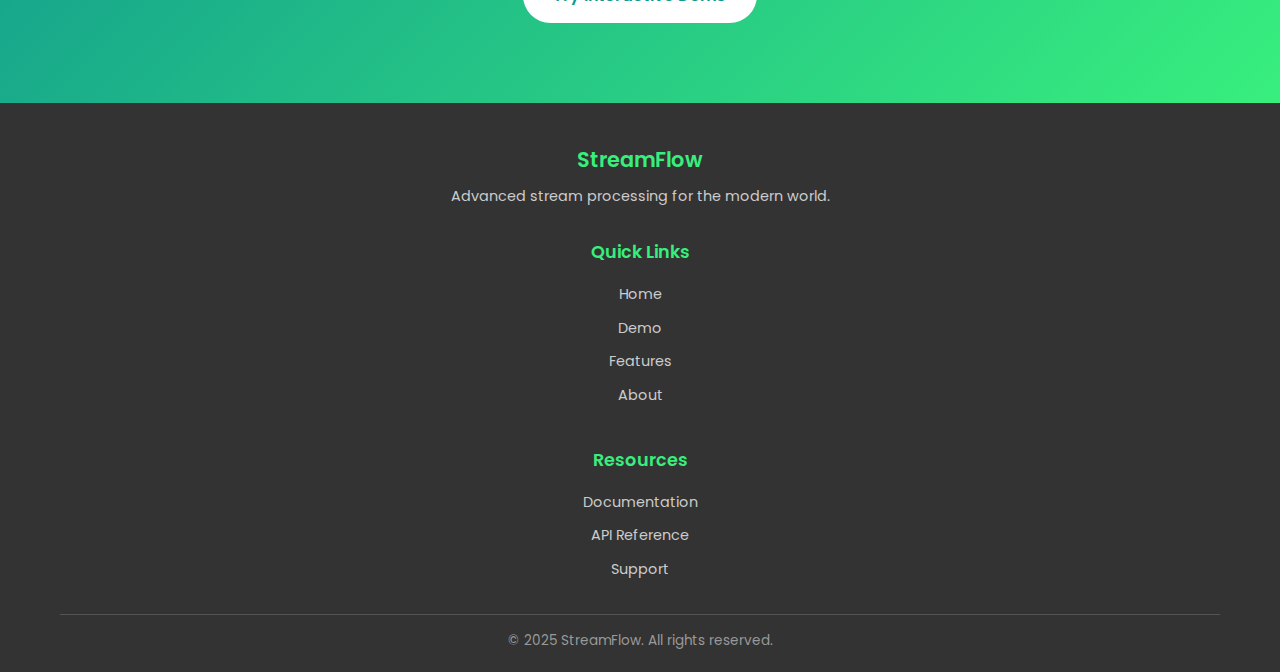
<file: pages/contacts.html>
<!DOCTYPE html>
<html lang="en">
<head>
    <meta charset="UTF-8">
    <meta name="viewport" content="width=device-width, initial-scale=1.0">
    <title>Contact - Stream Processing Engine</title>
    <meta name="description" content="Get in touch with our team. Contact StreamFlow for support, sales inquiries, or technical questions.">
    
    <link rel="icon" href="../images/tabicon.png" type="image/png">
    <link href="https://fonts.googleapis.com/css2?family=Poppins:wght@300;400;500;600;700&display=swap" rel="stylesheet">
    <link rel="stylesheet" href="../css/main.css">
    <link rel="stylesheet" href="../css/responsive.css">
</head>
<body>
    <header class="header">
        <nav class="nav">
            <div class="nav-container">
                <div class="logo">
                    <h2>StreamFlow</h2>
                </div>
                <ul class="nav-menu">
                    <li><a href="../index.html" class="nav-link">Home</a></li>
                    <li><a href="../index.html#features" class="nav-link">Features</a></li>
                    <li><a href="demo.html" class="nav-link demo-link">Demo</a></li>
                    <li><a href="about.html" class="nav-link">About</a></li>
                    <li><a href="contact.html" class="nav-link">Contact</a></li>
                </ul>
                <div class="hamburger">
                    <span></span>
                    <span></span>
                    <span></span>
                </div>
            </div>
        </nav>
    </header>

    <main style="padding-top: 70px;">
        <section class="hero">
            <div class="container">
                <div class="hero-content" style="text-align: center;">
                    <h1 class="hero-title">Get In Touch</h1>
                    <p class="hero-subtitle">Ready to transform your data processing? Let's discuss how StreamFlow can help your organization</p>
                </div>
            </div>
        </section>

        <section style="padding: 100px 0; background: white;">
            <div class="container">
                <div style="display: grid; grid-template-columns: 1fr 1fr; gap: 80px; align-items: start;">
                    <!-- Contact Form -->
                    <div>
                        <h2 style="font-size: 2.2rem; margin-bottom: 30px; color: #333;">Send us a message</h2>
                        <form style="display: flex; flex-direction: column; gap: 25px;">
                            <div style="display: grid; grid-template-columns: 1fr 1fr; gap: 20px;">
                                <div>
                                    <label style="display: block; margin-bottom: 8px; color: #333; font-weight: 500;">First Name</label>
                                    <input type="text" required style="width: 100%; padding: 15px; border: 2px solid #e1e5e9; border-radius: 8px; font-size: 1rem; transition: border-color 0.3s ease;">
                                </div>
                                <div>
                                    <label style="display: block; margin-bottom: 8px; color: #333; font-weight: 500;">Last Name</label>
                                    <input type="text" required style="width: 100%; padding: 15px; border: 2px solid #e1e5e9; border-radius: 8px; font-size: 1rem; transition: border-color 0.3s ease;">
                                </div>
                            </div>
                            
                            <div>
                                <label style="display: block; margin-bottom: 8px; color: #333; font-weight: 500;">Email Address</label>
                                <input type="email" required style="width: 100%; padding: 15px; border: 2px solid #e1e5e9; border-radius: 8px; font-size: 1rem; transition: border-color 0.3s ease;">
                            </div>
                            
                            <div>
                                <label style="display: block; margin-bottom: 8px; color: #333; font-weight: 500;">Company</label>
                                <input type="text" style="width: 100%; padding: 15px; border: 2px solid #e1e5e9; border-radius: 8px; font-size: 1rem; transition: border-color 0.3s ease;">
                            </div>
                            
                            <div>
                                <label style="display: block; margin-bottom: 8px; color: #333; font-weight: 500;">Subject</label>
                                <select style="width: 100%; padding: 15px; border: 2px solid #e1e5e9; border-radius: 8px; font-size: 1rem; background: white;">
                                    <option>General Inquiry</option>
                                    <option>Sales & Pricing</option>
                                    <option>Technical Support</option>
                                    <option>Partnership</option>
                                    <option>Demo Request</option>
                                </select>
                            </div>
                            
                            <div>
                                <label style="display: block; margin-bottom: 8px; color: #333; font-weight: 500;">Message</label>
                                <textarea rows="6" required style="width: 100%; padding: 15px; border: 2px solid #e1e5e9; border-radius: 8px; font-size: 1rem; resize: vertical; transition: border-color 0.3s ease;"></textarea>
                            </div>
                            
                            <button type="submit" class="btn btn-large" style="align-self: flex-start; margin-top: 10px;">Send Message</button>
                        </form>
                    </div>

                    <!-- Contact Information -->
                    <div>
                        <h2 style="font-size: 2.2rem; margin-bottom: 30px; color: #333;">Contact Information</h2>
                        
                        <div style="display: flex; flex-direction: column; gap: 40px;">
                            <div style="display: flex; align-items: center; gap: 20px;">
                                <div style="width: 60px; height: 60px; background: linear-gradient(135deg, #11998e 0%, #38ef7d 100%); border-radius: 50%; display: flex; align-items: center; justify-content: center; font-size: 1.5rem;">📧</div>
                                <div>
                                    <h3 style="color: #333; margin-bottom: 5px;">Email</h3>
                                    <p style="color: #666;">support@streamflow.com</p>
                                    <p style="color: #666;">sales@streamflow.com</p>
                                </div>
                            </div>
                            
                            <div style="display: flex; align-items: center; gap: 20px;">
                                <div style="width: 60px; height: 60px; background: linear-gradient(135deg, #11998e 0%, #38ef7d 100%); border-radius: 50%; display: flex; align-items: center; justify-content: center; font-size: 1.5rem;">📞</div>
                                <div>
                                    <h3 style="color: #333; margin-bottom: 5px;">Phone</h3>
                                    <p style="color: #666;">+1 (555) 123-4567</p>
                                    <p style="color: #666; font-size: 0.9rem;">Mon-Fri 9AM-6PM PST</p>
                                </div>
                            </div>
                            
                            <div style="display: flex; align-items: center; gap: 20px;">
                                <div style="width: 60px; height: 60px; background: linear-gradient(135deg, #11998e 0%, #38ef7d 100%); border-radius: 50%; display: flex; align-items: center; justify-content: center; font-size: 1.5rem;">📍</div>
                                <div>
                                    <h3 style="color: #333; margin-bottom: 5px;">Address</h3>
                                    <p style="color: #666;">123 Innovation Drive<br>San Francisco, CA 94105<br>United States</p>
                                </div>
                            </div>
                            
                            <div style="display: flex; align-items: center; gap: 20px;">
                                <div style="width: 60px; height: 60px; background: linear-gradient(135deg, #11998e 0%, #38ef7d 100%); border-radius: 50%; display: flex; align-items: center; justify-content: center; font-size: 1.5rem;">💬</div>
                                <div>
                                    <h3 style="color: #333; margin-bottom: 5px;">Live Chat</h3>
                                    <p style="color: #666;">Available 24/7 for technical support</p>
                                    <button class="btn" style="margin-top: 10px; padding: 8px 16px; font-size: 0.9rem;">Start Chat</button>
                                </div>
                            </div>
                        </div>
                        
                        <div style="margin-top: 50px; padding: 30px; background: #f8f9fa; border-radius: 15px;">
                            <h3 style="color: #333; margin-bottom: 15px;">Office Hours</h3>
                            <div style="display: grid; grid-template-columns: 1fr 1fr; gap: 10px; color: #666;">
                                <div>Monday - Friday:</div>
                                <div>9:00 AM - 6:00 PM PST</div>
                                <div>Saturday:</div>
                                <div>10:00 AM - 4:00 PM PST</div>
                                <div>Sunday:</div>
                                <div>Closed</div>
                            </div>
                        </div>
                    </div>
                </div>
            </div>
        </section>

        <section style="padding: 80px 0; background: #f8f9fa;">
            <div class="container">
                <h2 style="text-align: center; font-size: 2.2rem; margin-bottom: 50px; color: #333;">Frequently Asked Questions</h2>
                <div style="max-width: 800px; margin: 0 auto;">
                    <div style="display: flex; flex-direction: column; gap: 20px;">
                        <div style="background: white; padding: 30px; border-radius: 10px; box-shadow: 0 2px 10px rgba(0,0,0,0.1);">
                            <h3 style="color: #11998e; margin-bottom: 10px;">How quickly can I get started?</h3>
                            <p style="color: #666; line-height: 1.6;">You can get started immediately with our interactive demo. For production deployment, most customers are up and running within 24-48 hours.</p>
                        </div>
                        
                        <div style="background: white; padding: 30px; border-radius: 10px; box-shadow: 0 2px 10px rgba(0,0,0,0.1);">
                            <h3 style="color: #11998e; margin-bottom: 10px;">Do you offer technical support?</h3>
                            <p style="color: #666; line-height: 1.6;">Yes, we provide 24/7 technical support with guaranteed response times based on your service level agreement.</p>
                        </div>
                        
                        <div style="background: white; padding: 30px; border-radius: 10px; box-shadow: 0 2px 10px rgba(0,0,0,0.1);">
                            <h3 style="color: #11998e; margin-bottom: 10px;">Can I integrate with my existing systems?</h3>
                            <p style="color: #666; line-height: 1.6;">Absolutely! StreamFlow supports standard APIs and protocols, making integration with existing infrastructure seamless.</p>
                        </div>
                        
                        <div style="background: white; padding: 30px; border-radius: 10px; box-shadow: 0 2px 10px rgba(0,0,0,0.1);">
                            <h3 style="color: #11998e; margin-bottom: 10px;">What about data security and compliance?</h3>
                            <p style="color: #666; line-height: 1.6;">We're SOC2 Type II certified and GDPR compliant, with enterprise-grade security features including end-to-end encryption.</p>
                        </div>
                    </div>
                </div>
            </div>
        </section>

        <section style="padding: 80px 0; background: linear-gradient(135deg, #11998e 0%, #38ef7d 100%); text-align: center;">
            <div class="container">
                <h2 style="color: white; font-size: 2.5rem; margin-bottom: 20px;">Ready to See StreamFlow in Action?</h2>
                <p style="color: rgba(255,255,255,0.9); font-size: 1.2rem; margin-bottom: 30px;">Experience our interactive demo before getting in touch</p>
                <a href="demo.html" class="btn" style="background: white; color: #11998e; padding: 15px 30px;">Try Interactive Demo</a>
            </div>
        </section>
    </main>

    <footer class="footer">
        <div class="container">
            <div class="footer-content">
                <div class="footer-section">
                    <h3>StreamFlow</h3>
                    <p>Advanced stream processing for the modern world.</p>
                </div>
                <div class="footer-section">
                    <h4>Quick Links</h4>
                    <ul>
                        <li><a href="../index.html">Home</a></li>
                        <li><a href="demo.html">Demo</a></li>
                        <li><a href="features.html">Features</a></li>
                        <li><a href="about.html">About</a></li>
                    </ul>
                </div>
                <div class="footer-section">
                    <h4>Resources</h4>
                    <ul>
                        <li><a href="docs.html">Documentation</a></li>
                        <li><a href="#">API Reference</a></li>
                        <li><a href="#">Support</a></li>
                    </ul>
                </div>
            </div>
            <div class="footer-bottom">
                <p>&copy; 2025 StreamFlow. All rights reserved.</p>
            </div>
        </div>
    </footer>

    <script src="../js/main.js"></script>
    
    <style>
        input:focus, textarea:focus, select:focus {
            outline: none;
            border-color: #11998e;
        }
        
        @media (max-width: 768px) {
            section[style*="grid-template-columns: 1fr 1fr"] {
                display: block !important;
            }
            
            section[style*="grid-template-columns: 1fr 1fr"] > div:first-child {
                margin-bottom: 60px;
            }
            
            div[style*="grid-template-columns: 1fr 1fr"]:first-child {
                grid-template-columns: 1fr !important;
            }
        }
    </style>
</body>
</html>
</file>
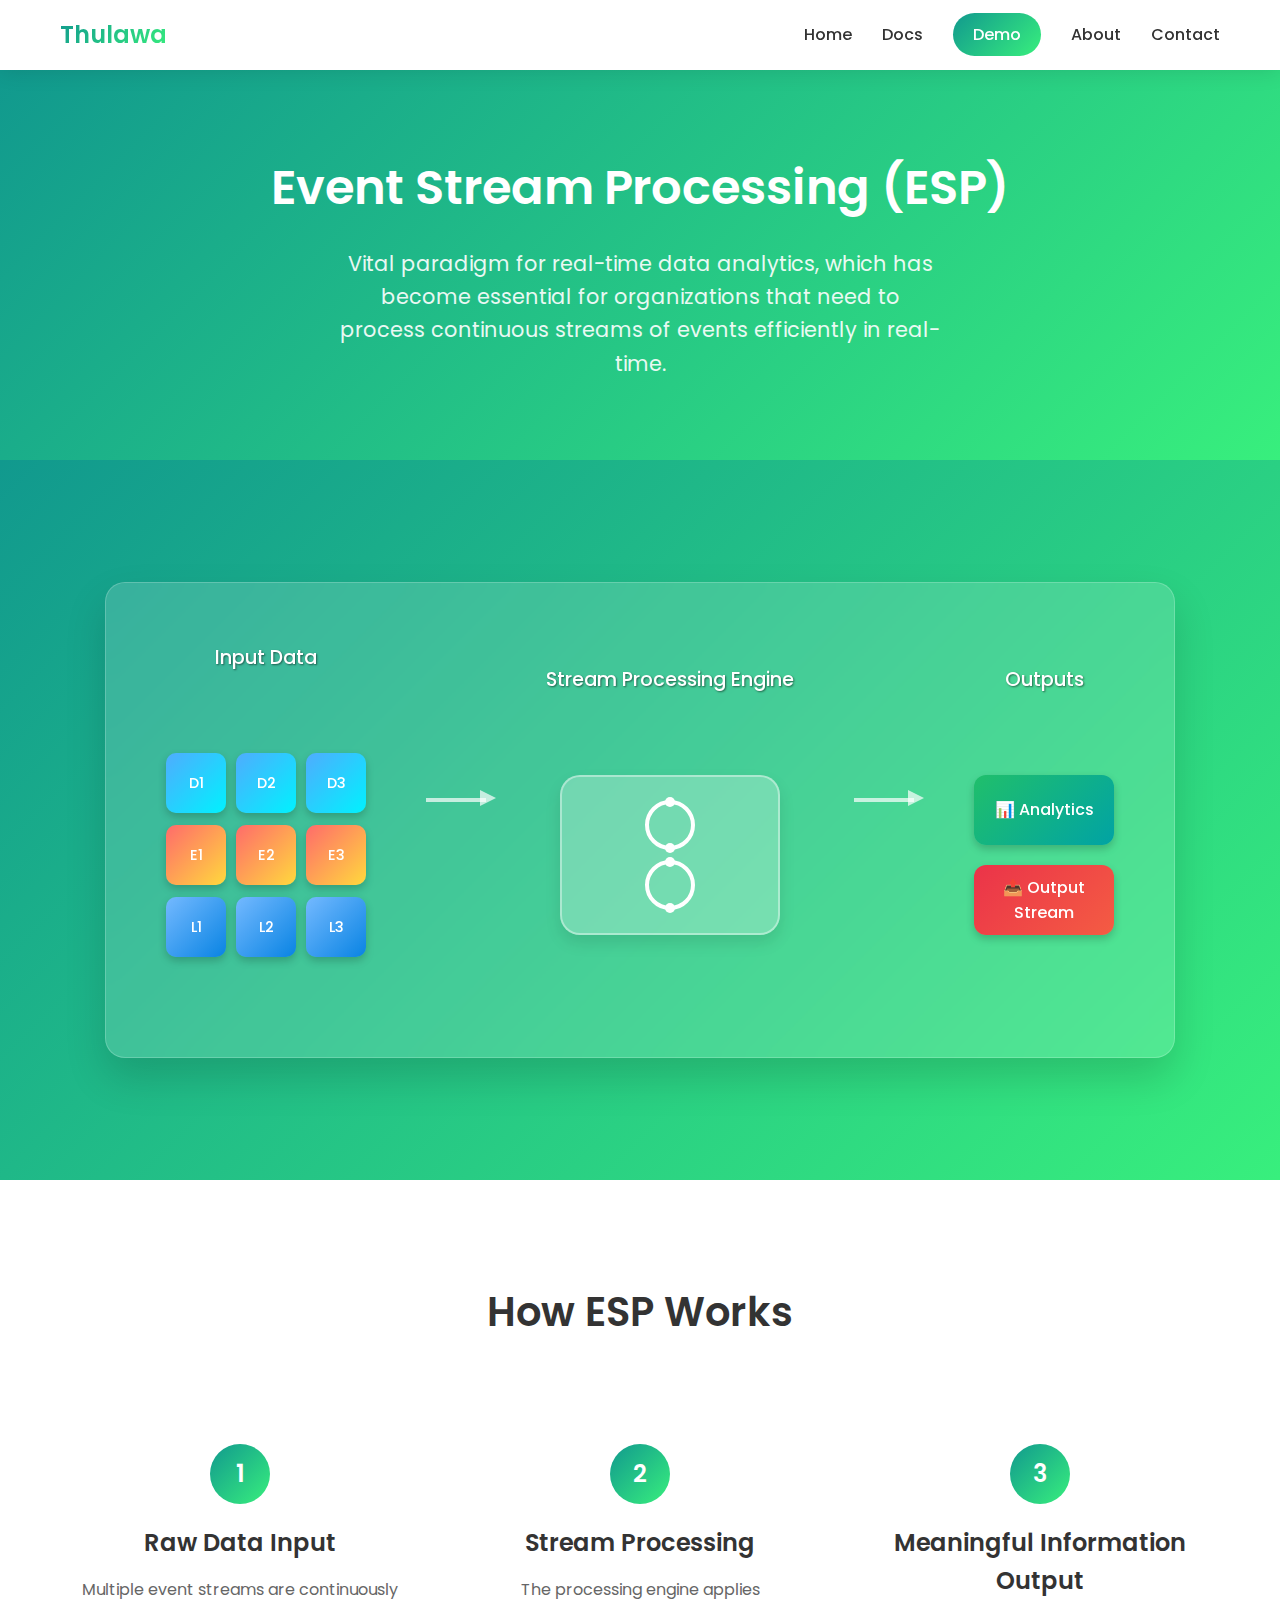
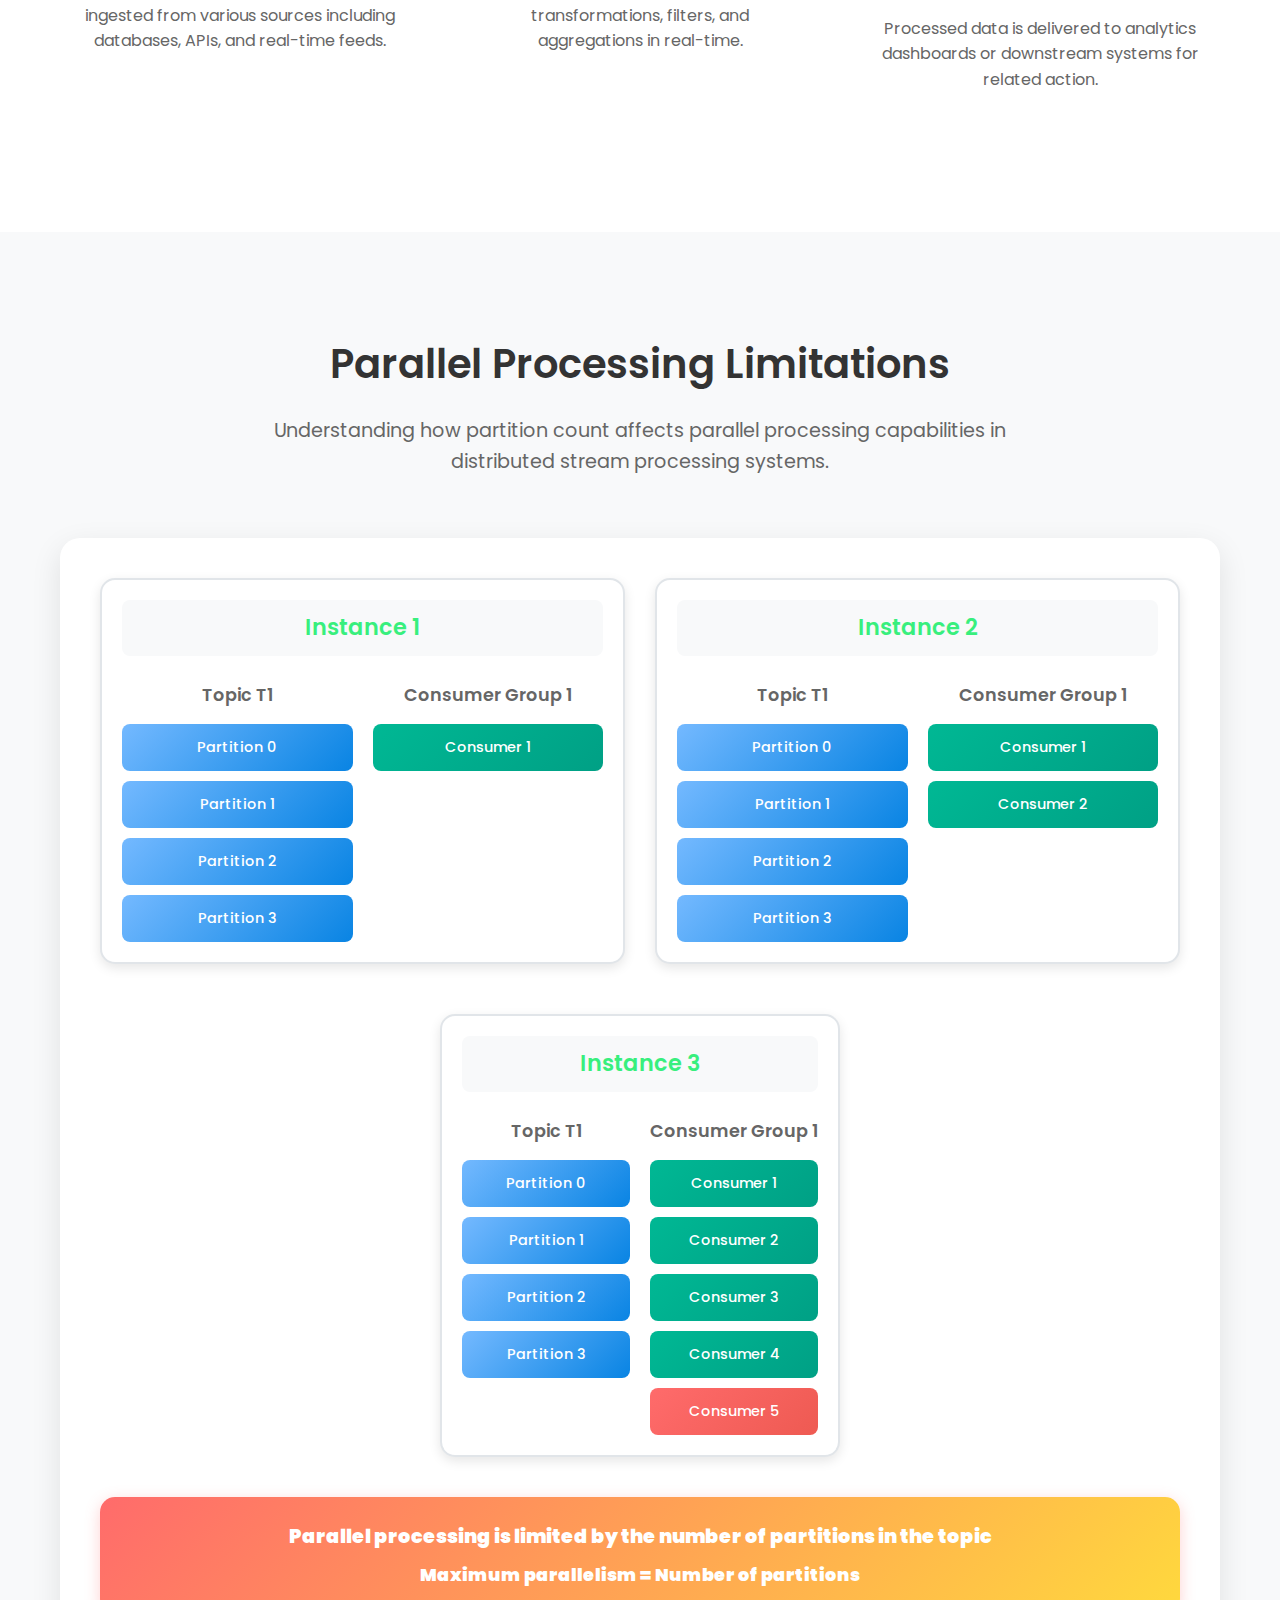
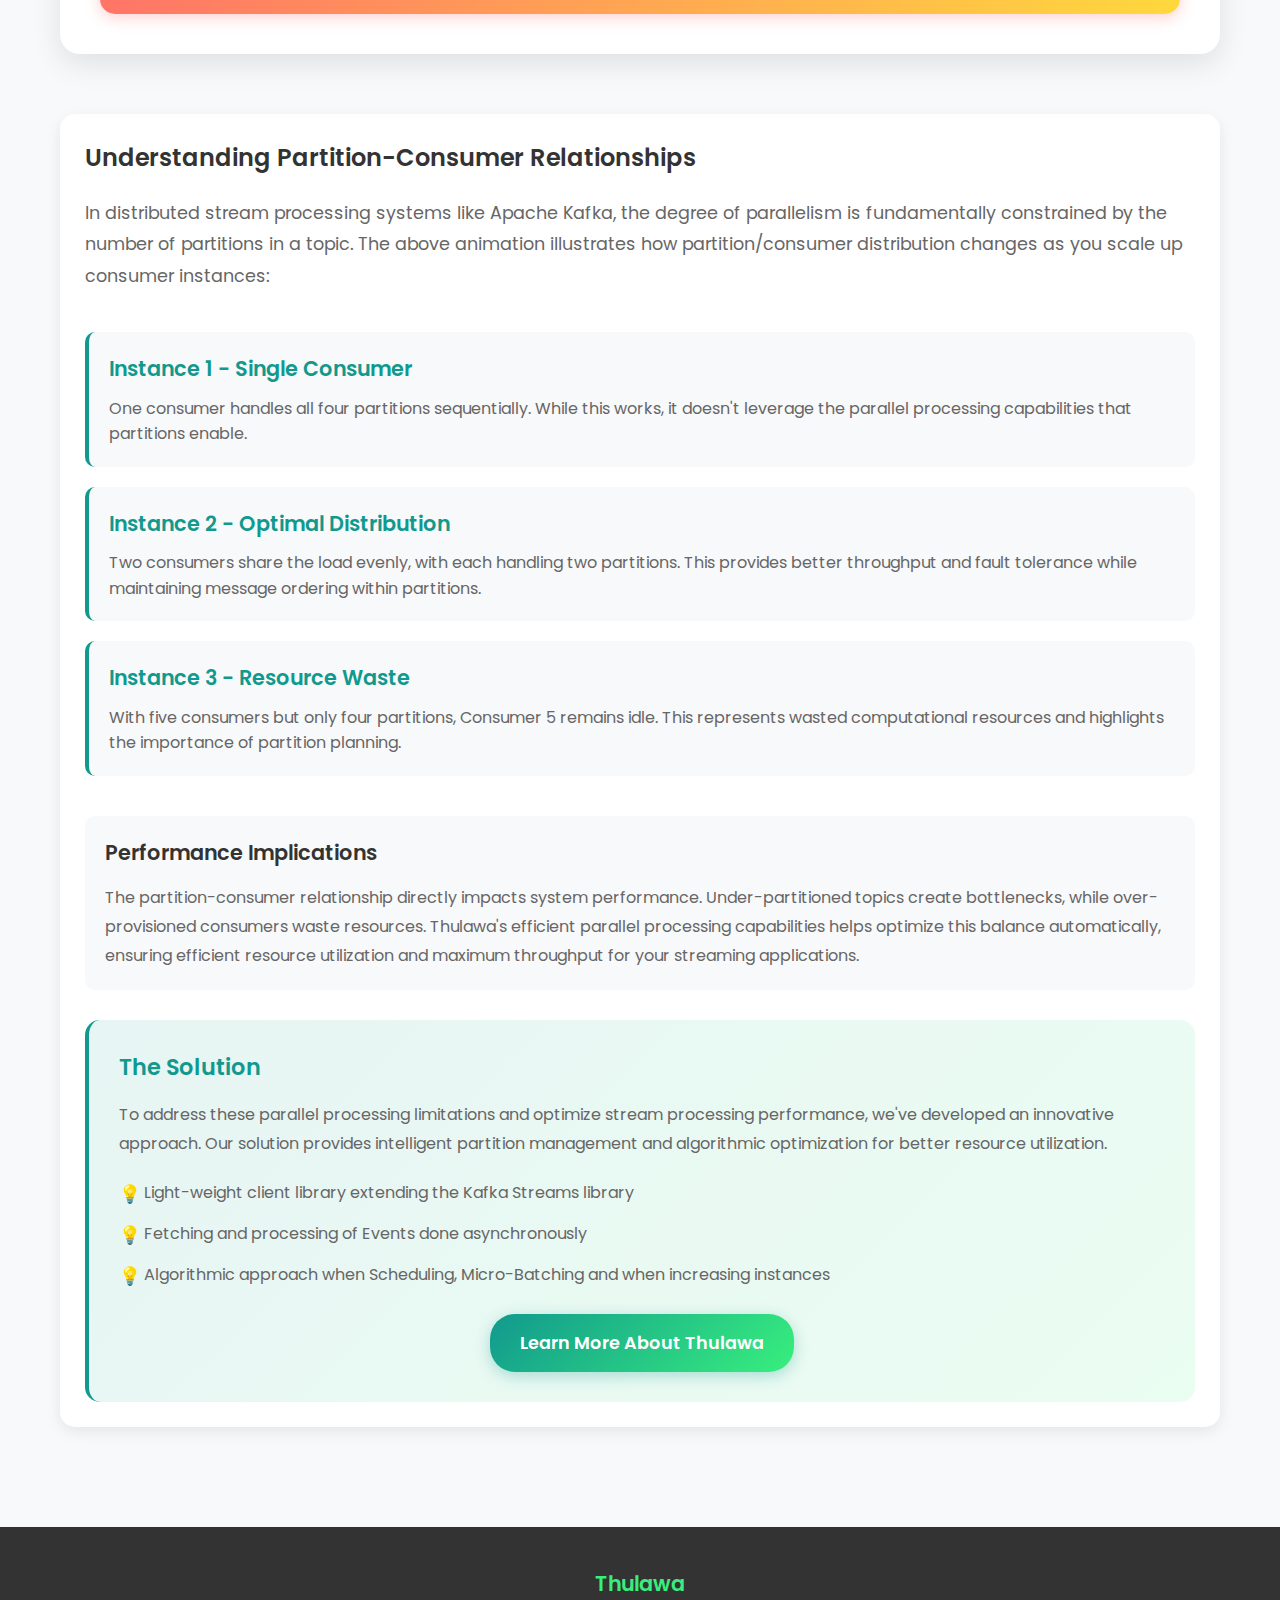
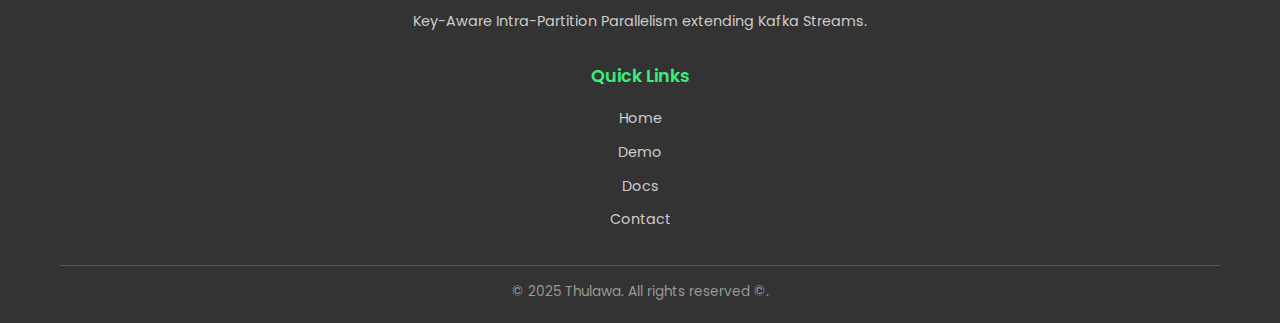
<file: pages/demo.html>
<!DOCTYPE html>
<html lang="en">
<head>
    <meta charset="UTF-8">
    <meta name="viewport" content="width=device-width, initial-scale=1.0">
    <title>Methodology | Thulawa</title>
    <meta name="description" content="Experience our stream processing engine in action with this interactive demonstration.">
    
    <link rel="icon" href="../images/tabicon.png" type="image/png">
    <link href="https://fonts.googleapis.com/css2?family=Poppins:wght@300;400;500;600;700&display=swap" rel="stylesheet">
    <link rel="stylesheet" href="../css/main.css">
    <link rel="stylesheet" href="../css/demo.css">
    <link rel="stylesheet" href="../css/responsive.css">
</head>
<body>
    <header class="header">
        <nav class="nav">
            <div class="nav-container">
                <div class="logo">
                    <h2>Thulawa</h2>
                </div>
                <ul class="nav-menu">
                    <li><a href="../index.html" class="nav-link">Home</a></li>
                    <li><a href="../pages/docs.html" class="nav-link">Docs</a></li>
                    <li><a href="../pages/demo.html" class="nav-link demo-link">Demo</a></li>
                    <li><a href="../pages/about.html" class="nav-link">About</a></li>
                    <li><a href="../pages/contacts.html" class="nav-link">Contact</a></li>
                </ul>
                <div class="hamburger">
                    <span></span>
                    <span></span>
                    <span></span>
                </div>
            </div>
        </nav>
    </header>

    <main class="demo-page">
        <div class="demo-intro">
            <div class="container">
                <h1>Event Stream Processing (ESP)</h1>
                <p>Vital paradigm for real-time data analytics, which has become essential for organizations that need to process continuous streams of events efficiently in real-time.</p>
            </div>
        </div>

        <div class="demo-container">
            <div class="container">
                <div class="demo-wrapper">
                    <div class="demo-visual">
                        <!-- Demo container will be populated by demo.js -->
                        <div class="demo-content">
                            <div class="demo-sections">
                                <!-- Input Data Section -->
                                <div class="section">
                                    <h3 class="section-title">Input Data</h3>
                                    <div class="input-data">
                                        <div class="data-row">
                                            <div class="data-square blue" data-type="blue">D1</div>
                                            <div class="data-square blue" data-type="blue">D2</div>
                                            <div class="data-square blue" data-type="blue">D3</div>
                                        </div>
                                        <div class="data-row">
                                            <div class="data-square red" data-type="red">E1</div>
                                            <div class="data-square red" data-type="red">E2</div>
                                            <div class="data-square red" data-type="red">E3</div>
                                        </div>
                                        <div class="data-row">
                                            <div class="data-square green" data-type="green">L1</div>
                                            <div class="data-square green" data-type="green">L2</div>
                                            <div class="data-square green" data-type="green">L3</div>
                                        </div>
                                    </div>
                                </div>

                                <div class="arrow"></div>

                                <!-- Processing Engine Section -->
                                <div class="section">
                                    <h3 class="section-title">Stream Processing Engine</h3>
                                    <div class="processing-engine" id="processingEngine">
                                        <div class="gear"></div>
                                        <div class="gear"></div>
                                    </div>
                                </div>

                                <div class="arrow"></div>

                                <!-- Outputs Section -->
                                <div class="section">
                                    <h3 class="section-title">Outputs</h3>
                                    <div class="outputs">
                                        <div class="output-item analytics">📊 Analytics</div>
                                        <div class="output-item output-stream">📤 Output Stream</div>
                                    </div>
                                </div>
                            </div>
                        </div>
                    </div>
                </div>
            </div>
        </div>

        <div class="demo-explanation">
            <div class="container">
                <h2>How ESP Works</h2>
                <div class="explanation-grid">
                    <div class="explanation-item">
                        <div class="step-number">1</div>
                        <h3>Raw Data Input</h3>
                        <p>Multiple event streams are continuously ingested from various sources including databases, APIs, and real-time feeds.</p>
                    </div>
                    <div class="explanation-item">
                        <div class="step-number">2</div>
                        <h3>Stream Processing</h3>
                        <p>The processing engine applies transformations, filters, and aggregations in real-time.</p>
                    </div>
                    <div class="explanation-item">
                        <div class="step-number">3</div>
                        <h3>Meaningful Information Output</h3>
                        <p>Processed data is delivered to analytics dashboards or downstream systems for related action.</p>
                    </div>
                </div>
            </div>
        </div>

        <!-- Parallel Processing Limitations Section -->
        <section class="parallel-processing-section">
            <div class="container">
                <h2>Parallel Processing Limitations</h2>
                <p class="section-description">Understanding how partition count affects parallel processing capabilities in distributed stream processing systems.</p>
                
                <div class="parallel-demo-container">
                    <div class="instance-container">
                        <div class="instance" id="instance1">
                            <h3>Instance 1</h3>
                            <div class="instance-content">
                                <div class="instance-layout">
                                    <div class="left-section">
                                        <h4>Topic T1</h4>
                                        <div class="partitions">
                                            <div class="partition" data-partition="0">Partition 0</div>
                                            <div class="partition" data-partition="1">Partition 1</div>
                                            <div class="partition" data-partition="2">Partition 2</div>
                                            <div class="partition" data-partition="3">Partition 3</div>
                                        </div>
                                    </div>
                                    <div class="right-section">
                                        <h4>Consumer Group 1</h4>
                                        <div class="consumers">
                                            <div class="consumer" data-consumer="1">Consumer 1</div>
                                        </div>
                                    </div>
                                </div>
                            </div>
                        </div>

                        <div class="instance" id="instance2">
                            <h3>Instance 2</h3>
                            <div class="instance-content">
                                <div class="instance-layout">
                                    <div class="left-section">
                                        <h4>Topic T1</h4>
                                        <div class="partitions">
                                            <div class="partition" data-partition="0">Partition 0</div>
                                            <div class="partition" data-partition="1">Partition 1</div>
                                            <div class="partition" data-partition="2">Partition 2</div>
                                            <div class="partition" data-partition="3">Partition 3</div>
                                        </div>
                                    </div>
                                    <div class="right-section">
                                        <h4>Consumer Group 1</h4>
                                        <div class="consumers">
                                            <div class="consumer" data-consumer="1">Consumer 1</div>
                                            <div class="consumer" data-consumer="2">Consumer 2</div>
                                        </div>
                                    </div>
                                </div>
                            </div>
                        </div>

                        <div class="instance" id="instance3">
                            <h3>Instance 3</h3>
                            <div class="instance-content">
                                <div class="instance-layout">
                                    <div class="left-section">
                                        <h4>Topic T1</h4>
                                        <div class="partitions">
                                            <div class="partition" data-partition="0">Partition 0</div>
                                            <div class="partition" data-partition="1">Partition 1</div>
                                            <div class="partition" data-partition="2">Partition 2</div>
                                            <div class="partition" data-partition="3">Partition 3</div>
                                        </div>
                                    </div>
                                    <div class="right-section">
                                        <h4>Consumer Group 1</h4>
                                        <div class="consumers">
                                            <div class="consumer" data-consumer="1">Consumer 1</div>
                                            <div class="consumer" data-consumer="2">Consumer 2</div>
                                            <div class="consumer" data-consumer="3">Consumer 3</div>
                                            <div class="consumer" data-consumer="4">Consumer 4</div>
                                            <div class="consumer idle-consumer" data-consumer="5">Consumer 5</div>
                                        </div>
                                    </div>
                                </div>
                            </div>
                        </div>
                    </div>

                    <div class="limitation-highlight">
                        <p><strong>Parallel processing is limited by the number of partitions in the topic</strong></p>
                        <p><strong>Maximum parallelism = Number of partitions</strong></p>
                    </div>
                </div>

                <div class="parallel-explanation">
                    <h3>Understanding Partition-Consumer Relationships</h3>
                    <p>In distributed stream processing systems like Apache Kafka, the degree of parallelism is fundamentally constrained by the number of partitions in a topic. The above animation illustrates how partition/consumer distribution changes as you scale up consumer instances:</p>
                    
                    <div class="explanation-points">
                        <div class="point">
                            <h4>Instance 1 - Single Consumer</h4>
                            <p>One consumer handles all four partitions sequentially. While this works, it doesn't leverage the parallel processing capabilities that partitions enable.</p>
                        </div>
                        
                        <div class="point">
                            <h4>Instance 2 - Optimal Distribution</h4>
                            <p>Two consumers share the load evenly, with each handling two partitions. This provides better throughput and fault tolerance while maintaining message ordering within partitions.</p>
                        </div>
                        
                        <div class="point">
                            <h4>Instance 3 - Resource Waste</h4>
                            <p>With five consumers but only four partitions, Consumer 5 remains idle. This represents wasted computational resources and highlights the importance of partition planning.</p>
                        </div>
                    </div>

                    <div class="performance-impact">
                        <h4>Performance Implications</h4>
                        <p>The partition-consumer relationship directly impacts system performance. Under-partitioned topics create bottlenecks, while over-provisioned consumers waste resources. Thulawa's efficient parallel processing capabilities helps optimize this balance automatically, ensuring efficient resource utilization and maximum throughput for your streaming applications.</p>
                    </div>

                    <div class="solution-section">
                        <h4>The Solution</h4>
                        <p>To address these parallel processing limitations and optimize stream processing performance, we've developed an innovative approach. Our solution provides intelligent partition management and algorithmic optimization for better resource utilization.</p>
                        
                        <div class="solution-features">
                            <ul>
                                <li>Light-weight client library extending the Kafka Streams library</li>
                                <li>Fetching and processing of Events done asynchronously</li>
                                <li>Algorithmic approach when Scheduling, Micro-Batching and when increasing instances</li>
                            </ul>
                        </div>
                        
                        <div class="solution-cta">
                            <a href="thulawa.html" class="btn btn-solution">Learn More About Thulawa</a>
                        </div>
                    </div>
                </div>
            </div>
        </section>
    </main>

    <footer class="footer">
        <div class="container">
            <div class="footer-content">
                <div class="footer-section">
                    <h3>Thulawa</h3>
                    <p>Key-Aware Intra-Partition Parallelism extending Kafka Streams.</p>
                </div>
                <div class="footer-section">
                    <h4>Quick Links</h4>
                    <ul>
                        <li><a href="../index.html">Home</a></li>
                        <li><a href="../pages/demo.html">Demo</a></li>
                        <li><a href="../pages/docs.html">Docs</a></li>
                        <li><a href="contacts.html">Contact</a></li>
                    </ul>
                </div>
            </div>
            <div class="footer-bottom">
                <p>&copy; 2025 Thulawa. All rights reserved ©.</p>
            </div>
        </div>
    </footer>

    <script src="../js/main.js"></script>
    <script src="../js/demo.js"></script>
</body>
</html>
</file>
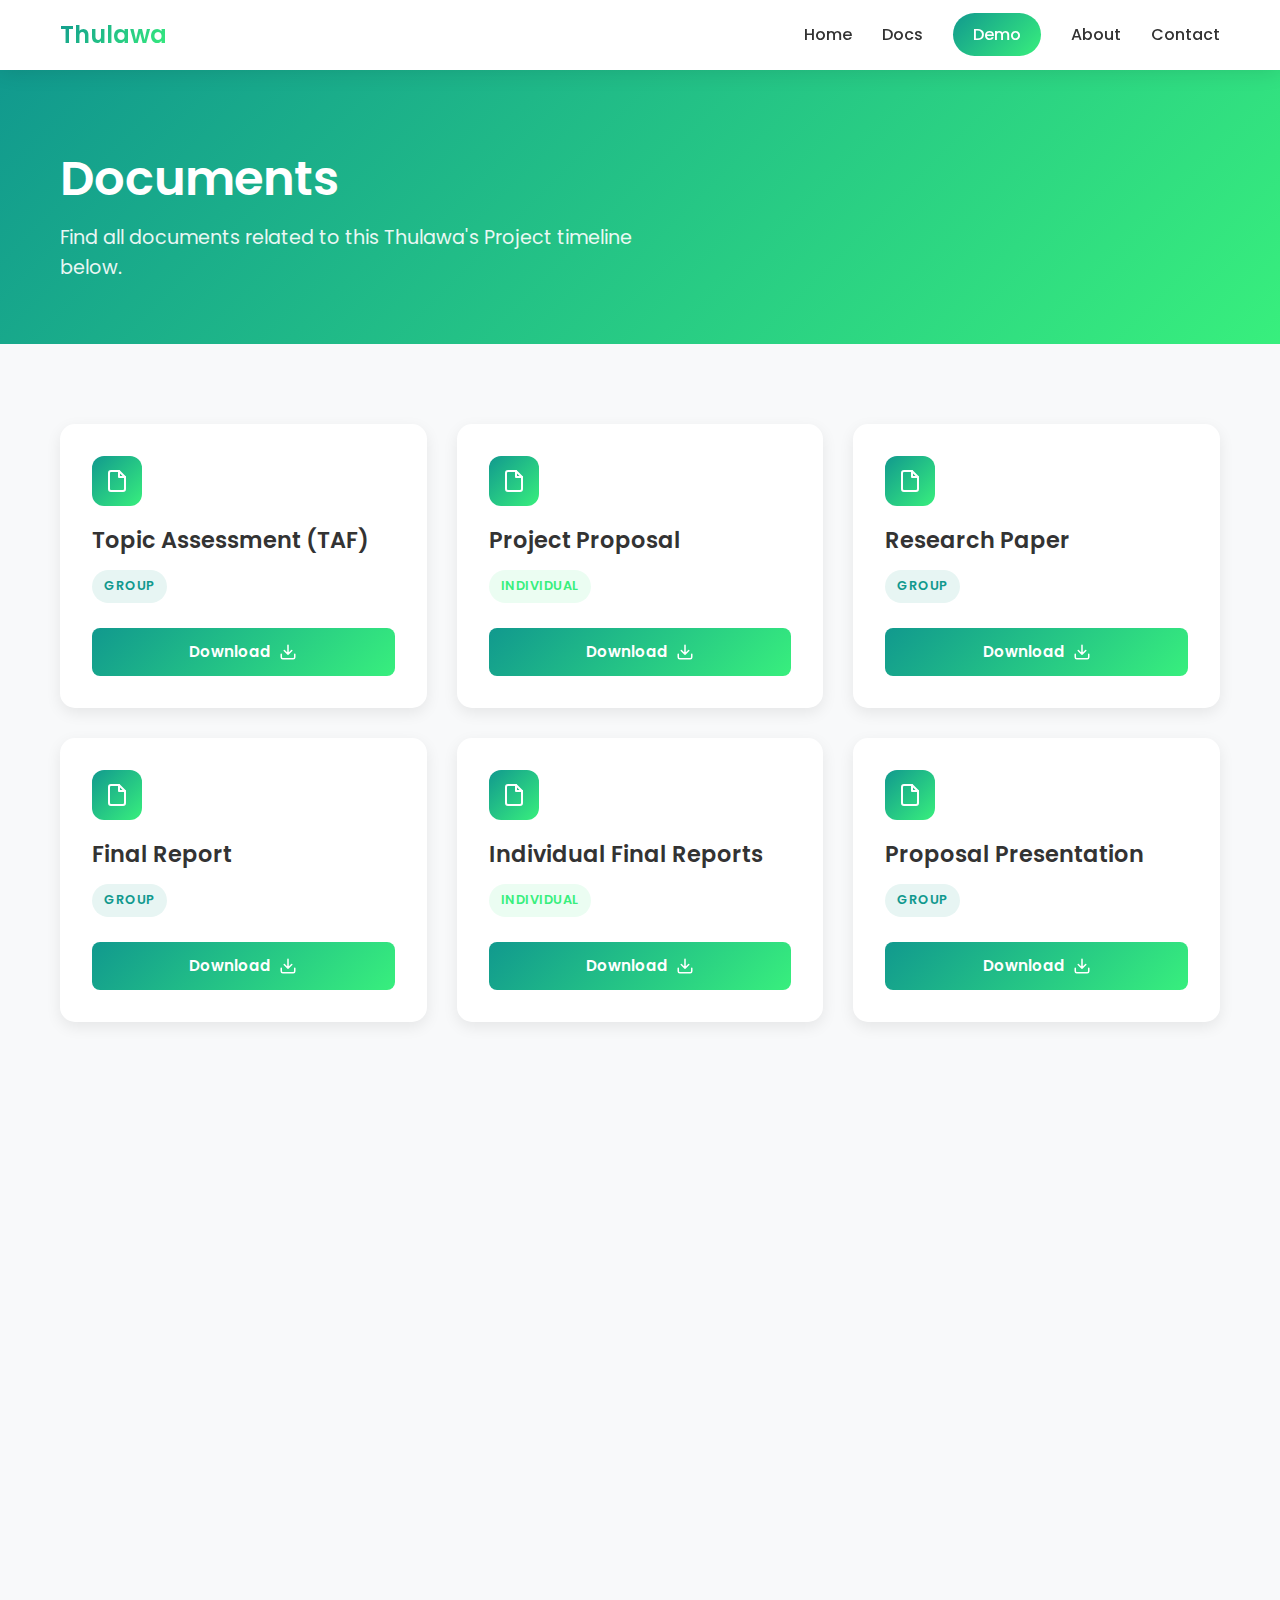
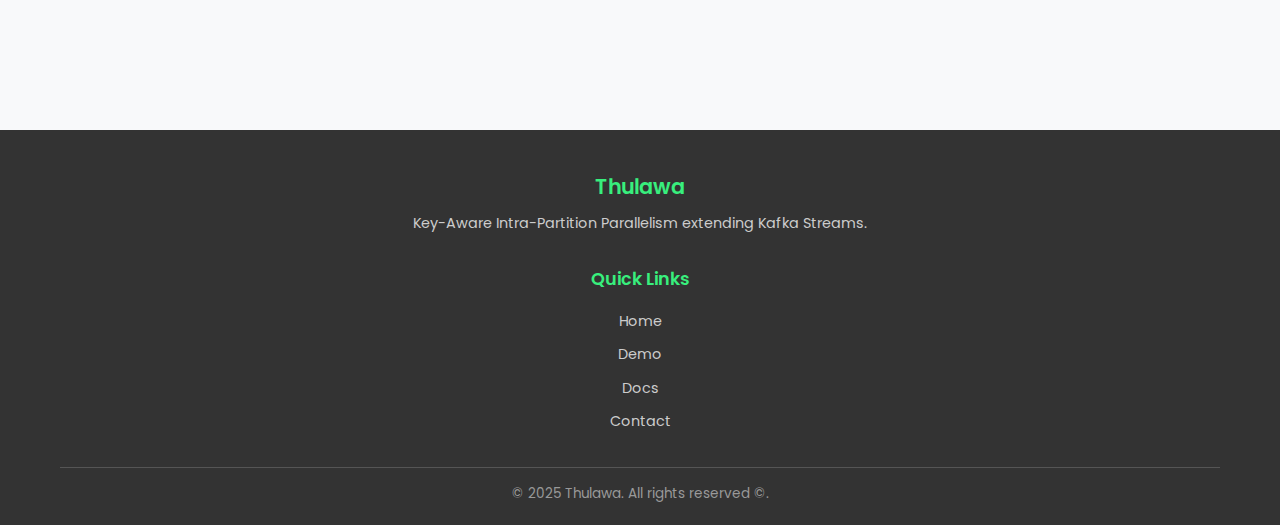
<file: pages/docs.html>
<!DOCTYPE html>
<html lang="en">
<head>
    <meta charset="UTF-8">
    <meta name="viewport" content="width=device-width, initial-scale=1.0">
    <title>Documents | Thulawa</title>
    <meta name="description" content="Download project documents, research papers, and technical documentation for our stream processing engine.">
    
    <link rel="icon" href="../images/tabicon.png" type="image/png">
    <link href="https://fonts.googleapis.com/css2?family=Poppins:wght@300;400;500;600;700&display=swap" rel="stylesheet">
    <link rel="stylesheet" href="../css/main.css">
    <link rel="stylesheet" href="../css/docs.css">
    <link rel="stylesheet" href="../css/responsive.css">
</head>
<body>
    <header class="header">
        <nav class="nav">
            <div class="nav-container">
                <div class="logo">
                    <h2>Thulawa</h2>
                </div>
                <ul class="nav-menu">
                    <li><a href="../index.html" class="nav-link">Home</a></li>
                    <li><a href="../pages/docs.html" class="nav-link">Docs</a></li>
                    <li><a href="../pages/demo.html" class="nav-link demo-link">Demo</a></li>
                    <li><a href="../pages/about.html" class="nav-link">About</a></li>
                    <li><a href="../pages/contacts.html" class="nav-link">Contact</a></li>
                </ul>
                <div class="hamburger">
                    <span></span>
                    <span></span>
                    <span></span>
                </div>
            </div>
        </nav>
    </header>

    <main class="docs-main">
        <!-- Page Header -->
        <section class="docs-header">
            <div class="container">
                <h1 class="docs-title">Documents</h1>
                <p class="docs-subtitle">Find all documents related to this Thulawa's Project timeline below.</p>
            </div>
        </section>

        <!-- Documents Grid -->
        <section class="documents-section">
            <div class="container">
                <div class="documents-grid">
                    <!-- Topic Assessment -->
                    <div class="document-card">
                        <div class="document-icon">
                            <svg viewBox="0 0 24 24" fill="none" xmlns="http://www.w3.org/2000/svg">
                                <path d="M14 2H6C4.9 2 4 2.9 4 4v16c0 1.1.9 2 2 2h12c1.1 0 2-.9 2-2V8l-6-6z" stroke="currentColor" stroke-width="2" stroke-linecap="round" stroke-linejoin="round"/>
                                <polyline points="14,2 14,8 20,8" stroke="currentColor" stroke-width="2" stroke-linecap="round" stroke-linejoin="round"/>
                            </svg>
                        </div>
                        <h3 class="document-title">Topic Assessment (TAF)</h3>
                        <div class="document-meta">
                            <span class="document-type group">Group</span>
                        </div>
                        <a href="https://drive.google.com/file/d/1OoOt7ECGKKnwh36v1Z8PYHNjZs4nQTsh/view?usp=sharing" target="_blank" class="download-btn">
                            <span>Download</span>
                            <svg viewBox="0 0 24 24" fill="none" xmlns="http://www.w3.org/2000/svg">
                                <path d="M21 15v4a2 2 0 0 1-2 2H5a2 2 0 0 1-2-2v-4M7 10l5 5 5-5M12 15V3" stroke="currentColor" stroke-width="2" stroke-linecap="round" stroke-linejoin="round"/>
                            </svg>
                        </a>
                    </div>

                    <!-- Project Proposal -->
                    <div class="document-card">
                        <div class="document-icon">
                            <svg viewBox="0 0 24 24" fill="none" xmlns="http://www.w3.org/2000/svg">
                                <path d="M14 2H6C4.9 2 4 2.9 4 4v16c0 1.1.9 2 2 2h12c1.1 0 2-.9 2-2V8l-6-6z" stroke="currentColor" stroke-width="2" stroke-linecap="round" stroke-linejoin="round"/>
                                <polyline points="14,2 14,8 20,8" stroke="currentColor" stroke-width="2" stroke-linecap="round" stroke-linejoin="round"/>
                            </svg>
                        </div>
                        <h3 class="document-title">Project Proposal</h3>
                        <div class="document-meta">
                            <span class="document-type individual">Individual</span>
                        </div>
                        <a href="https://drive.google.com/drive/folders/1ancuGlzdOYtkVxqZrZ0B_ZOQGeZ0mA5A?usp=sharing" target="_blank" class="download-btn">
                            <span>Download</span>
                            <svg viewBox="0 0 24 24" fill="none" xmlns="http://www.w3.org/2000/svg">
                                <path d="M21 15v4a2 2 0 0 1-2 2H5a2 2 0 0 1-2-2v-4M7 10l5 5 5-5M12 15V3" stroke="currentColor" stroke-width="2" stroke-linecap="round" stroke-linejoin="round"/>
                            </svg>
                        </a>
                    </div>

                    <!-- Research Paper -->
                    <div class="document-card">
                        <div class="document-icon">
                            <svg viewBox="0 0 24 24" fill="none" xmlns="http://www.w3.org/2000/svg">
                                <path d="M14 2H6C4.9 2 4 2.9 4 4v16c0 1.1.9 2 2 2h12c1.1 0 2-.9 2-2V8l-6-6z" stroke="currentColor" stroke-width="2" stroke-linecap="round" stroke-linejoin="round"/>
                                <polyline points="14,2 14,8 20,8" stroke="currentColor" stroke-width="2" stroke-linecap="round" stroke-linejoin="round"/>
                            </svg>
                        </div>
                        <h3 class="document-title">Research Paper</h3>
                        <div class="document-meta">
                            <span class="document-type group">Group</span>
                        </div>
                        <a href="https://drive.google.com/file/d/1fxfP6rBKBmcSZt4cAdTKaWGFHuXlodXE/view?usp=sharing" target="_blank" class="download-btn">
                            <span>Download</span>
                            <svg viewBox="0 0 24 24" fill="none" xmlns="http://www.w3.org/2000/svg">
                                <path d="M21 15v4a2 2 0 0 1-2 2H5a2 2 0 0 1-2-2v-4M7 10l5 5 5-5M12 15V3" stroke="currentColor" stroke-width="2" stroke-linecap="round" stroke-linejoin="round"/>
                            </svg>
                        </a>
                    </div>

                    <!-- Final Report -->
                    <div class="document-card">
                        <div class="document-icon">
                            <svg viewBox="0 0 24 24" fill="none" xmlns="http://www.w3.org/2000/svg">
                                <path d="M14 2H6C4.9 2 4 2.9 4 4v16c0 1.1.9 2 2 2h12c1.1 0 2-.9 2-2V8l-6-6z" stroke="currentColor" stroke-width="2" stroke-linecap="round" stroke-linejoin="round"/>
                                <polyline points="14,2 14,8 20,8" stroke="currentColor" stroke-width="2" stroke-linecap="round" stroke-linejoin="round"/>
                            </svg>
                        </div>
                        <h3 class="document-title">Final Report</h3>
                        <div class="document-meta">
                            <span class="document-type group">Group</span>
                        </div>
                        <a href="https://drive.google.com/file/d/15ezEeHAW3zkg0fux6MGCTmQRjde2Ct_Q/view?usp=sharing" target="_blank" class="download-btn">
                            <span>Download</span>
                            <svg viewBox="0 0 24 24" fill="none" xmlns="http://www.w3.org/2000/svg">
                                <path d="M21 15v4a2 2 0 0 1-2 2H5a2 2 0 0 1-2-2v-4M7 10l5 5 5-5M12 15V3" stroke="currentColor" stroke-width="2" stroke-linecap="round" stroke-linejoin="round"/>
                            </svg>
                        </a>
                    </div>

                    <!-- Individual Final Reports -->
                    <div class="document-card">
                        <div class="document-icon">
                            <svg viewBox="0 0 24 24" fill="none" xmlns="http://www.w3.org/2000/svg">
                                <path d="M14 2H6C4.9 2 4 2.9 4 4v16c0 1.1.9 2 2 2h12c1.1 0 2-.9 2-2V8l-6-6z" stroke="currentColor" stroke-width="2" stroke-linecap="round" stroke-linejoin="round"/>
                                <polyline points="14,2 14,8 20,8" stroke="currentColor" stroke-width="2" stroke-linecap="round" stroke-linejoin="round"/>
                            </svg>
                        </div>
                        <h3 class="document-title">Individual Final Reports</h3>
                        <div class="document-meta">
                            <span class="document-type individual">Individual</span>
                        </div>
                        <a href="https://drive.google.com/drive/folders/1UXz4hrk8h7YX4n2_GNG6WwsZpIaBHu2A?usp=sharing" target="_blank" class="download-btn">
                            <span>Download</span>
                            <svg viewBox="0 0 24 24" fill="none" xmlns="http://www.w3.org/2000/svg">
                                <path d="M21 15v4a2 2 0 0 1-2 2H5a2 2 0 0 1-2-2v-4M7 10l5 5 5-5M12 15V3" stroke="currentColor" stroke-width="2" stroke-linecap="round" stroke-linejoin="round"/>
                            </svg>
                        </a>
                    </div>

                    <!-- Poster -->
                    <!-- <div class="document-card">
                        <div class="document-icon">
                            <svg viewBox="0 0 24 24" fill="none" xmlns="http://www.w3.org/2000/svg">
                                <path d="M14 2H6C4.9 2 4 2.9 4 4v16c0 1.1.9 2 2 2h12c1.1 0 2-.9 2-2V8l-6-6z" stroke="currentColor" stroke-width="2" stroke-linecap="round" stroke-linejoin="round"/>
                                <polyline points="14,2 14,8 20,8" stroke="currentColor" stroke-width="2" stroke-linecap="round" stroke-linejoin="round"/>
                            </svg>
                        </div>
                        <h3 class="document-title">Poster</h3>
                        <div class="document-meta">
                            <span class="document-type group">Group</span>
                        </div>
                        <a href="https://drive.google.com/file/d/YOUR_DRIVE_LINK_ID/view" target="_blank" class="download-btn">
                            <span>Download</span>
                            <svg viewBox="0 0 24 24" fill="none" xmlns="http://www.w3.org/2000/svg">
                                <path d="M21 15v4a2 2 0 0 1-2 2H5a2 2 0 0 1-2-2v-4M7 10l5 5 5-5M12 15V3" stroke="currentColor" stroke-width="2" stroke-linecap="round" stroke-linejoin="round"/>
                            </svg>
                        </a>
                    </div> -->

                    <!-- Project Proposal PPT -->
                    <div class="document-card">
                        <div class="document-icon">
                            <svg viewBox="0 0 24 24" fill="none" xmlns="http://www.w3.org/2000/svg">
                                <path d="M14 2H6C4.9 2 4 2.9 4 4v16c0 1.1.9 2 2 2h12c1.1 0 2-.9 2-2V8l-6-6z" stroke="currentColor" stroke-width="2" stroke-linecap="round" stroke-linejoin="round"/>
                                <polyline points="14,2 14,8 20,8" stroke="currentColor" stroke-width="2" stroke-linecap="round" stroke-linejoin="round"/>
                            </svg>
                        </div>
                        <h3 class="document-title">Proposal Presentation</h3>
                        <div class="document-meta">
                            <span class="document-type group">Group</span>
                        </div>
                        <a href="https://drive.google.com/file/d/18TwwRRFRNaJcH5MgCYC2YRb4ga7UFiRL/view?usp=sharing" target="_blank" class="download-btn">
                            <span>Download</span>
                            <svg viewBox="0 0 24 24" fill="none" xmlns="http://www.w3.org/2000/svg">
                                <path d="M21 15v4a2 2 0 0 1-2 2H5a2 2 0 0 1-2-2v-4M7 10l5 5 5-5M12 15V3" stroke="currentColor" stroke-width="2" stroke-linecap="round" stroke-linejoin="round"/>
                            </svg>
                        </a>
                    </div>

                    <!-- PP1 -->
                    <div class="document-card">
                        <div class="document-icon">
                            <svg viewBox="0 0 24 24" fill="none" xmlns="http://www.w3.org/2000/svg">
                                <path d="M14 2H6C4.9 2 4 2.9 4 4v16c0 1.1.9 2 2 2h12c1.1 0 2-.9 2-2V8l-6-6z" stroke="currentColor" stroke-width="2" stroke-linecap="round" stroke-linejoin="round"/>
                                <polyline points="14,2 14,8 20,8" stroke="currentColor" stroke-width="2" stroke-linecap="round" stroke-linejoin="round"/>
                            </svg>
                        </div>
                        <h3 class="document-title">PP1 Presentation</h3>
                        <div class="document-meta">
                            <span class="document-type group">Group</span>
                        </div>
                        <a href="https://drive.google.com/file/d/12kXCSVbE_BjxX5hNkNzPV03LIxOspQ9m/view?usp=sharing" target="_blank" class="download-btn">
                            <span>Download</span>
                            <svg viewBox="0 0 24 24" fill="none" xmlns="http://www.w3.org/2000/svg">
                                <path d="M21 15v4a2 2 0 0 1-2 2H5a2 2 0 0 1-2-2v-4M7 10l5 5 5-5M12 15V3" stroke="currentColor" stroke-width="2" stroke-linecap="round" stroke-linejoin="round"/>
                            </svg>
                        </a>
                    </div>

                    <!-- PP2 -->
                    <div class="document-card">
                        <div class="document-icon">
                            <svg viewBox="0 0 24 24" fill="none" xmlns="http://www.w3.org/2000/svg">
                                <path d="M14 2H6C4.9 2 4 2.9 4 4v16c0 1.1.9 2 2 2h12c1.1 0 2-.9 2-2V8l-6-6z" stroke="currentColor" stroke-width="2" stroke-linecap="round" stroke-linejoin="round"/>
                                <polyline points="14,2 14,8 20,8" stroke="currentColor" stroke-width="2" stroke-linecap="round" stroke-linejoin="round"/>
                            </svg>
                        </div>
                        <h3 class="document-title">PP2 Presentation</h3>
                        <div class="document-meta">
                            <span class="document-type group">Group</span>
                        </div>
                        <a href="https://drive.google.com/file/d/12kXCSVbE_BjxX5hNkNzPV03LIxOspQ9m/view?usp=sharing" target="_blank" class="download-btn">
                            <span>Download</span>
                            <svg viewBox="0 0 24 24" fill="none" xmlns="http://www.w3.org/2000/svg">
                                <path d="M21 15v4a2 2 0 0 1-2 2H5a2 2 0 0 1-2-2v-4M7 10l5 5 5-5M12 15V3" stroke="currentColor" stroke-width="2" stroke-linecap="round" stroke-linejoin="round"/>
                            </svg>
                        </a>
                    </div>

                    <!-- Final Presentation -->
                    <div class="document-card">
                        <div class="document-icon">
                            <svg viewBox="0 0 24 24" fill="none" xmlns="http://www.w3.org/2000/svg">
                                <path d="M14 2H6C4.9 2 4 2.9 4 4v16c0 1.1.9 2 2 2h12c1.1 0 2-.9 2-2V8l-6-6z" stroke="currentColor" stroke-width="2" stroke-linecap="round" stroke-linejoin="round"/>
                                <polyline points="14,2 14,8 20,8" stroke="currentColor" stroke-width="2" stroke-linecap="round" stroke-linejoin="round"/>
                            </svg>
                        </div>
                        <h3 class="document-title">Final Presentation</h3>
                        <div class="document-meta">
                            <span class="document-type group">Group</span>
                        </div>
                        <a href="https://drive.google.com/file/d/YOUR_DRIVE_LINK_ID/view" target="_blank" class="download-btn">
                            <span>Download</span>
                            <svg viewBox="0 0 24 24" fill="none" xmlns="http://www.w3.org/2000/svg">
                                <path d="M21 15v4a2 2 0 0 1-2 2H5a2 2 0 0 1-2-2v-4M7 10l5 5 5-5M12 15V3" stroke="currentColor" stroke-width="2" stroke-linecap="round" stroke-linejoin="round"/>
                            </svg>
                        </a>
                    </div>

                    <!-- Check List -->
                    <div class="document-card">
                        <div class="document-icon">
                            <svg viewBox="0 0 24 24" fill="none" xmlns="http://www.w3.org/2000/svg">
                                <path d="M14 2H6C4.9 2 4 2.9 4 4v16c0 1.1.9 2 2 2h12c1.1 0 2-.9 2-2V8l-6-6z" stroke="currentColor" stroke-width="2" stroke-linecap="round" stroke-linejoin="round"/>
                                <polyline points="14,2 14,8 20,8" stroke="currentColor" stroke-width="2" stroke-linecap="round" stroke-linejoin="round"/>
                            </svg>
                        </div>
                        <h3 class="document-title">Check List Documents</h3>
                        <div class="document-meta">
                            <span class="document-type group">Group</span>
                        </div>
                        <a href="https://drive.google.com/drive/folders/1e9mPtYuiQmP1y2CeuDmgEr4XA35LOIbk?usp=sharing" target="_blank" class="download-btn">
                            <span>Download</span>
                            <svg viewBox="0 0 24 24" fill="none" xmlns="http://www.w3.org/2000/svg">
                                <path d="M21 15v4a2 2 0 0 1-2 2H5a2 2 0 0 1-2-2v-4M7 10l5 5 5-5M12 15V3" stroke="currentColor" stroke-width="2" stroke-linecap="round" stroke-linejoin="round"/>
                            </svg>
                        </a>
                    </div>
                </div>
            </div>
        </section>
    </main>

    <footer class="footer">
        <div class="container">
            <div class="footer-content">
                <div class="footer-section">
                    <h3>Thulawa</h3>
                    <p>Key-Aware Intra-Partition Parallelism extending Kafka Streams.</p>
                </div>
                <div class="footer-section">
                    <h4>Quick Links</h4>
                    <ul>
                        <li><a href="../index.html">Home</a></li>
                        <li><a href="../pages/demo.html">Demo</a></li>
                        <li><a href="../pages/docs.html">Docs</a></li>
                        <li><a href="../pages/contacts.html">Contact</a></li>
                    </ul>
                </div>
            </div>
            <div class="footer-bottom">
                <p>&copy; 2025 Thulawa. All rights reserved ©.</p>
            </div>
        </div>
    </footer>

    <script src="../js/main.js"></script>
</body>
</html>
</file>
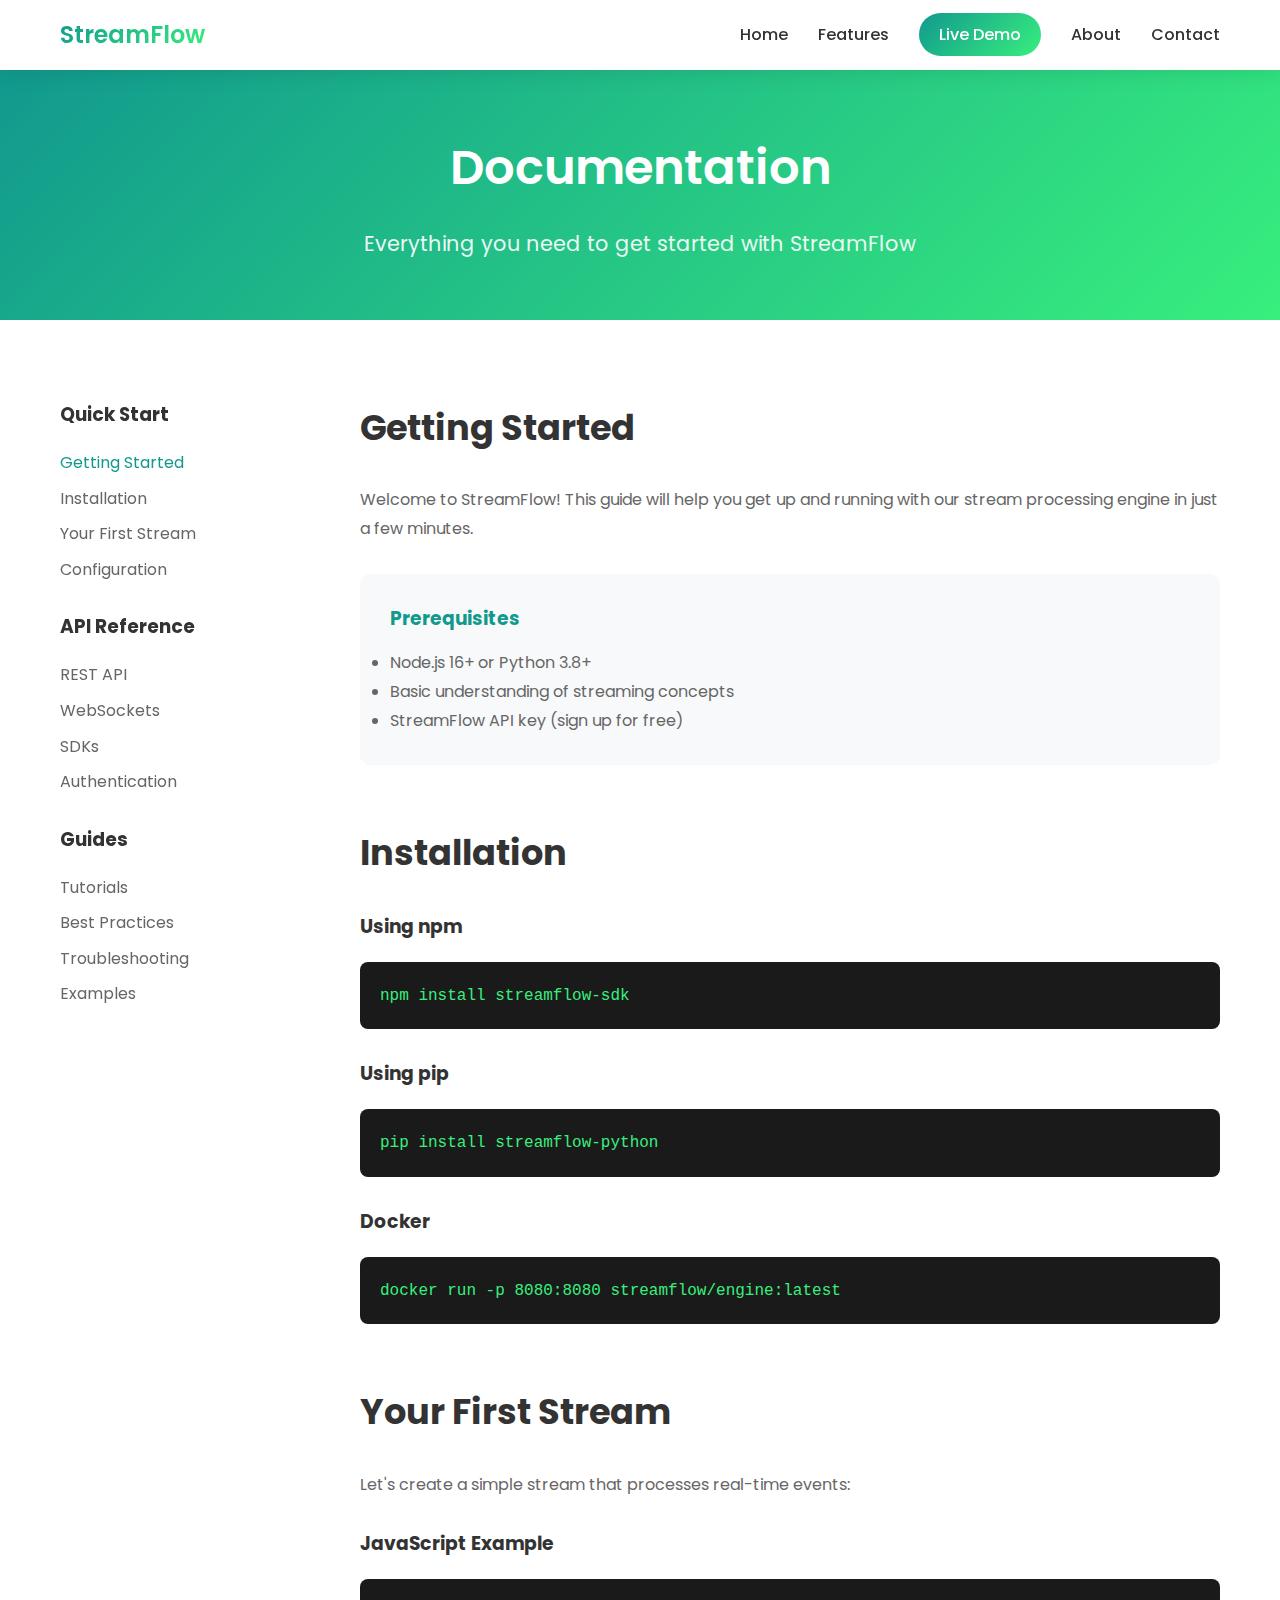
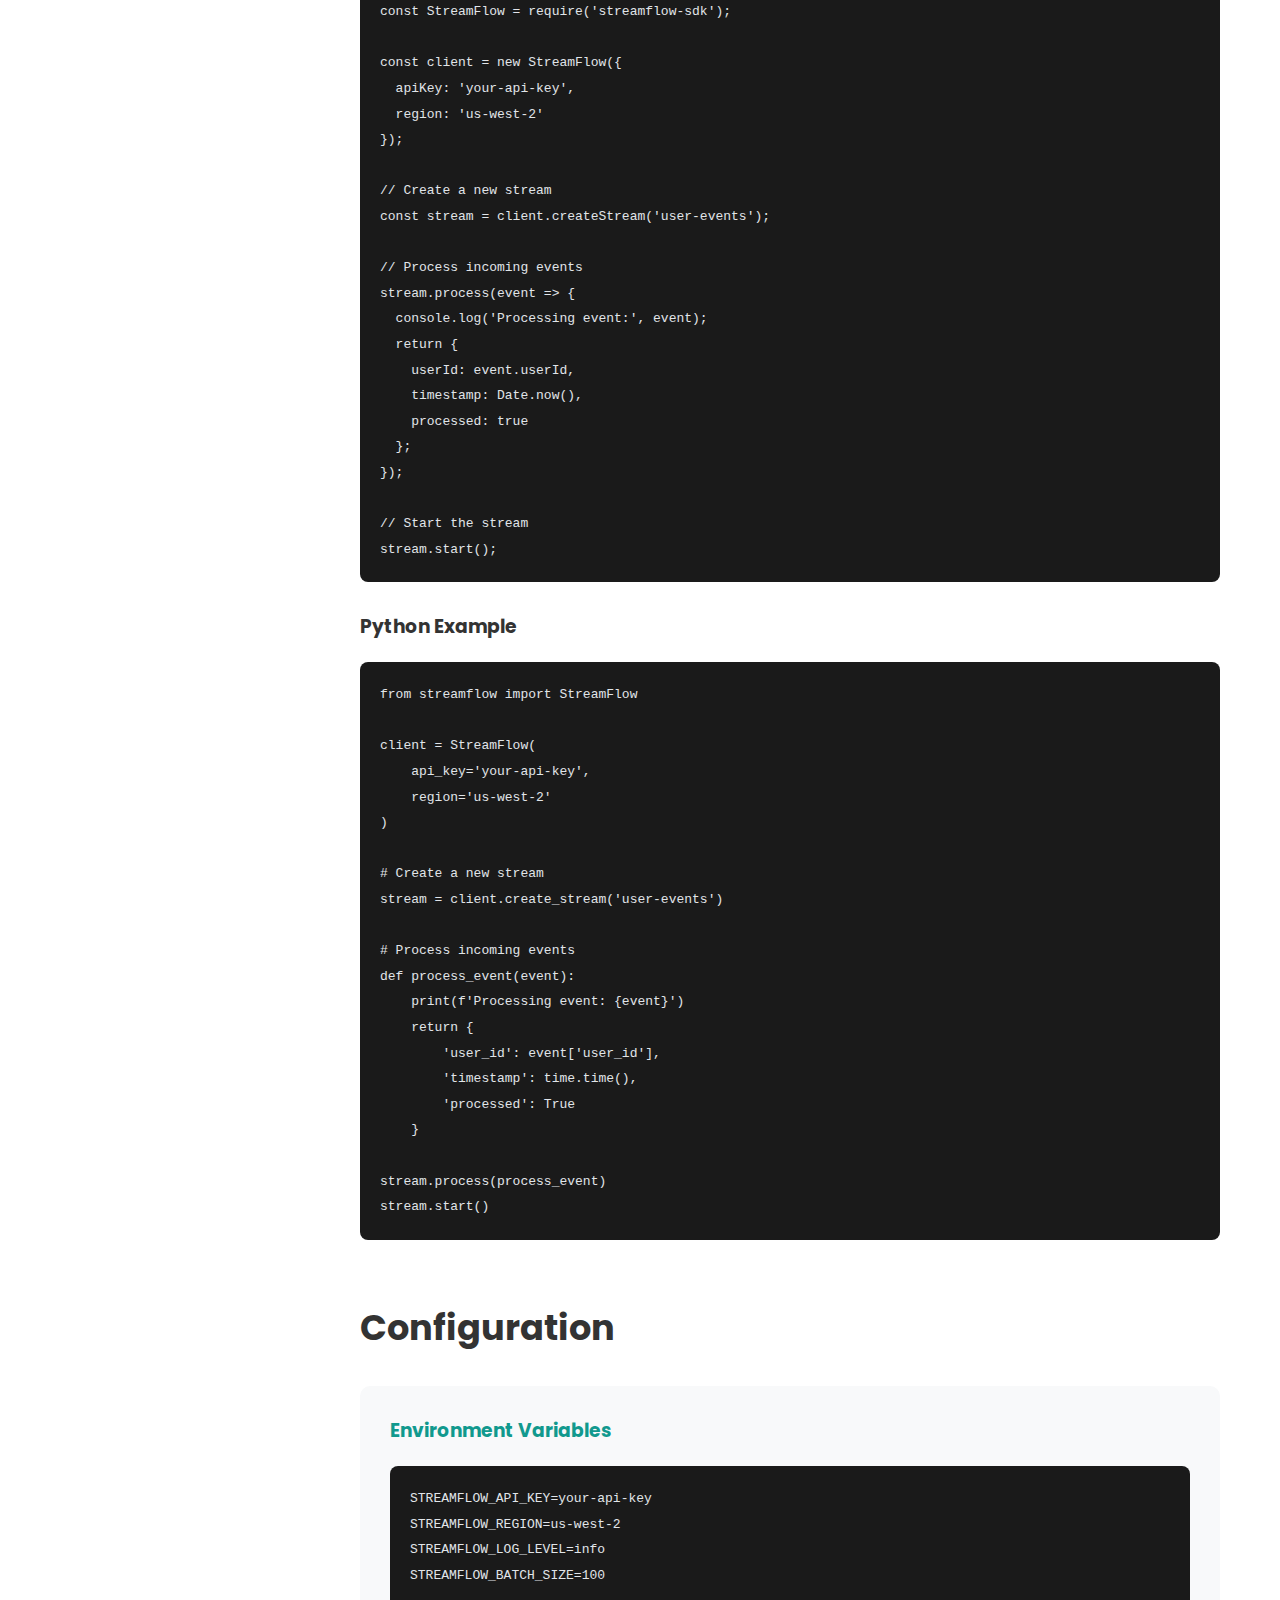
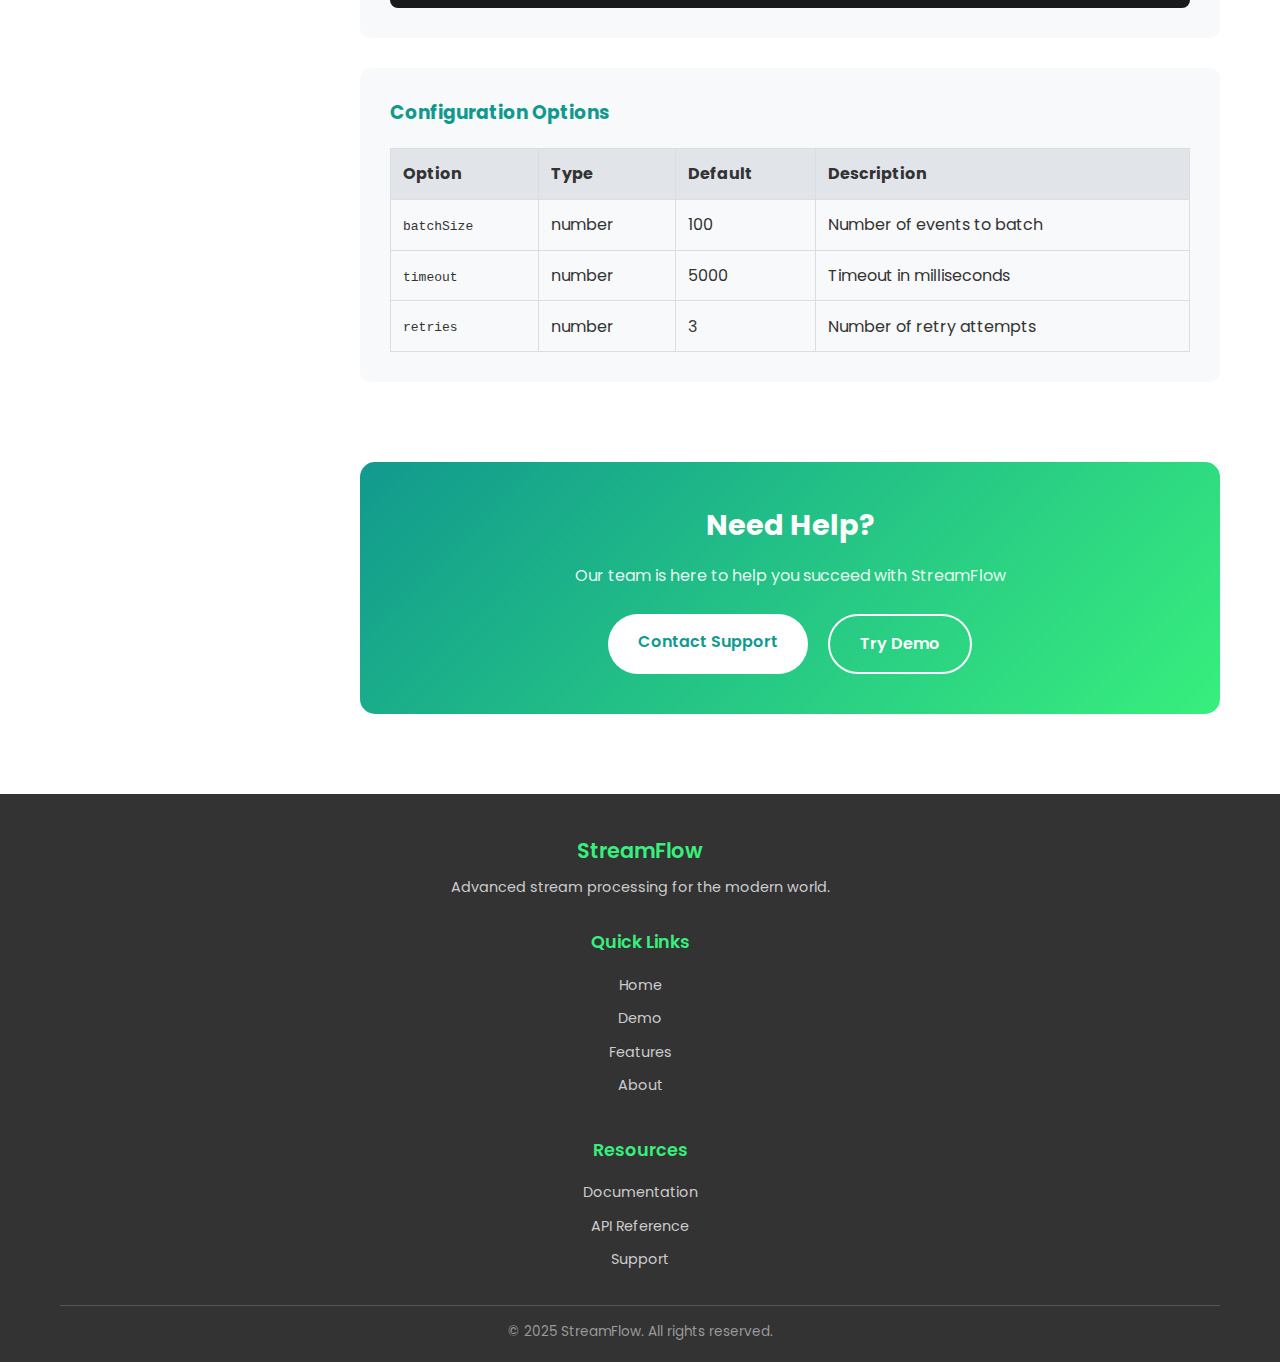
<file: pages/documentation.html>
<!DOCTYPE html>
<html lang="en">
<head>
    <meta charset="UTF-8">
    <meta name="viewport" content="width=device-width, initial-scale=1.0">
    <title>Documentation - Stream Processing Engine</title>
    <meta name="description" content="Complete documentation for StreamFlow stream processing engine including API reference, tutorials, and guides.">
    
    <link rel="icon" href="images/tabicon.png" type="image/png">
    <link href="https://fonts.googleapis.com/css2?family=Poppins:wght@300;400;500;600;700&display=swap" rel="stylesheet">
    <link rel="stylesheet" href="../css/main.css">
    <link rel="stylesheet" href="../css/responsive.css">
</head>
<body>
    <header class="header">
        <nav class="nav">
            <div class="nav-container">
                <div class="logo">
                    <h2>StreamFlow</h2>
                </div>
                <ul class="nav-menu">
                    <li><a href="../index.html" class="nav-link">Home</a></li>
                    <li><a href="../index.html#features" class="nav-link">Features</a></li>
                    <li><a href="demo.html" class="nav-link demo-link">Live Demo</a></li>
                    <li><a href="about.html" class="nav-link">About</a></li>
                    <li><a href="contact.html" class="nav-link">Contact</a></li>
                </ul>
                <div class="hamburger">
                    <span></span>
                    <span></span>
                    <span></span>
                </div>
            </div>
        </nav>
    </header>

    <main style="padding-top: 70px;">
        <section style="padding: 60px 0; background: linear-gradient(135deg, #11998e 0%, #38ef7d 100%);">
            <div class="container">
                <div style="text-align: center; color: white;">
                    <h1 style="font-size: 3rem; margin-bottom: 20px; font-weight: 600;">Documentation</h1>
                    <p style="font-size: 1.3rem; opacity: 0.9;">Everything you need to get started with StreamFlow</p>
                </div>
            </div>
        </section>

        <section style="padding: 80px 0; background: white;">
            <div class="container">
                <div style="display: grid; grid-template-columns: 250px 1fr; gap: 50px;">
                    <!-- Sidebar Navigation -->
                    <div>
                        <div style="position: sticky; top: 90px;">
                            <h3 style="color: #333; margin-bottom: 20px;">Quick Start</h3>
                            <ul style="list-style: none; margin-bottom: 30px;">
                                <li style="margin-bottom: 10px;"><a href="#getting-started" style="color: #11998e; text-decoration: none;">Getting Started</a></li>
                                <li style="margin-bottom: 10px;"><a href="#installation" style="color: #666; text-decoration: none;">Installation</a></li>
                                <li style="margin-bottom: 10px;"><a href="#first-stream" style="color: #666; text-decoration: none;">Your First Stream</a></li>
                                <li style="margin-bottom: 10px;"><a href="#configuration" style="color: #666; text-decoration: none;">Configuration</a></li>
                            </ul>
                            
                            <h3 style="color: #333; margin-bottom: 20px;">API Reference</h3>
                            <ul style="list-style: none; margin-bottom: 30px;">
                                <li style="margin-bottom: 10px;"><a href="#rest-api" style="color: #666; text-decoration: none;">REST API</a></li>
                                <li style="margin-bottom: 10px;"><a href="#websockets" style="color: #666; text-decoration: none;">WebSockets</a></li>
                                <li style="margin-bottom: 10px;"><a href="#sdks" style="color: #666; text-decoration: none;">SDKs</a></li>
                                <li style="margin-bottom: 10px;"><a href="#authentication" style="color: #666; text-decoration: none;">Authentication</a></li>
                            </ul>
                            
                            <h3 style="color: #333; margin-bottom: 20px;">Guides</h3>
                            <ul style="list-style: none;">
                                <li style="margin-bottom: 10px;"><a href="#tutorials" style="color: #666; text-decoration: none;">Tutorials</a></li>
                                <li style="margin-bottom: 10px;"><a href="#best-practices" style="color: #666; text-decoration: none;">Best Practices</a></li>
                                <li style="margin-bottom: 10px;"><a href="#troubleshooting" style="color: #666; text-decoration: none;">Troubleshooting</a></li>
                                <li style="margin-bottom: 10px;"><a href="#examples" style="color: #666; text-decoration: none;">Examples</a></li>
                            </ul>
                        </div>
                    </div>

                    <!-- Main Content -->
                    <div>
                        <div id="getting-started">
                            <h2 style="color: #333; font-size: 2.2rem; margin-bottom: 30px;">Getting Started</h2>
                            <p style="color: #666; line-height: 1.8; margin-bottom: 30px;">
                                Welcome to StreamFlow! This guide will help you get up and running with our stream processing engine in just a few minutes.
                            </p>
                            
                            <div style="background: #f8f9fa; padding: 30px; border-radius: 10px; margin-bottom: 40px;">
                                <h3 style="color: #11998e; margin-bottom: 15px;">Prerequisites</h3>
                                <ul style="color: #666; line-height: 1.8;">
                                    <li>Node.js 16+ or Python 3.8+</li>
                                    <li>Basic understanding of streaming concepts</li>
                                    <li>StreamFlow API key (sign up for free)</li>
                                </ul>
                            </div>
                        </div>

                        <div id="installation" style="margin-top: 60px;">
                            <h2 style="color: #333; font-size: 2.2rem; margin-bottom: 30px;">Installation</h2>
                            
                            <h3 style="color: #333; margin-bottom: 20px;">Using npm</h3>
                            <div style="background: #1a1a1a; padding: 20px; border-radius: 8px; margin-bottom: 30px;">
                                <code style="color: #38ef7d; font-family: 'Courier New', monospace;">npm install streamflow-sdk</code>
                            </div>
                            
                            <h3 style="color: #333; margin-bottom: 20px;">Using pip</h3>
                            <div style="background: #1a1a1a; padding: 20px; border-radius: 8px; margin-bottom: 30px;">
                                <code style="color: #38ef7d; font-family: 'Courier New', monospace;">pip install streamflow-python</code>
                            </div>
                            
                            <h3 style="color: #333; margin-bottom: 20px;">Docker</h3>
                            <div style="background: #1a1a1a; padding: 20px; border-radius: 8px; margin-bottom: 30px;">
                                <code style="color: #38ef7d; font-family: 'Courier New', monospace;">docker run -p 8080:8080 streamflow/engine:latest</code>
                            </div>
                        </div>

                        <div id="first-stream" style="margin-top: 60px;">
                            <h2 style="color: #333; font-size: 2.2rem; margin-bottom: 30px;">Your First Stream</h2>
                            <p style="color: #666; line-height: 1.8; margin-bottom: 30px;">
                                Let's create a simple stream that processes real-time events:
                            </p>
                            
                            <h3 style="color: #333; margin-bottom: 20px;">JavaScript Example</h3>
                            <div style="background: #1a1a1a; padding: 20px; border-radius: 8px; margin-bottom: 30px;">
                                <pre style="color: #e1e5e9; font-family: 'Courier New', monospace; margin: 0; overflow-x: auto;"><code>const StreamFlow = require('streamflow-sdk');

const client = new StreamFlow({
  apiKey: 'your-api-key',
  region: 'us-west-2'
});

// Create a new stream
const stream = client.createStream('user-events');

// Process incoming events
stream.process(event => {
  console.log('Processing event:', event);
  return {
    userId: event.userId,
    timestamp: Date.now(),
    processed: true
  };
});

// Start the stream
stream.start();</code></pre>
                            </div>
                            
                            <h3 style="color: #333; margin-bottom: 20px;">Python Example</h3>
                            <div style="background: #1a1a1a; padding: 20px; border-radius: 8px; margin-bottom: 30px;">
                                <pre style="color: #e1e5e9; font-family: 'Courier New', monospace; margin: 0; overflow-x: auto;"><code>from streamflow import StreamFlow

client = StreamFlow(
    api_key='your-api-key',
    region='us-west-2'
)

# Create a new stream
stream = client.create_stream('user-events')

# Process incoming events
def process_event(event):
    print(f'Processing event: {event}')
    return {
        'user_id': event['user_id'],
        'timestamp': time.time(),
        'processed': True
    }

stream.process(process_event)
stream.start()</code></pre>
                            </div>
                        </div>

                        <div id="configuration" style="margin-top: 60px;">
                            <h2 style="color: #333; font-size: 2.2rem; margin-bottom: 30px;">Configuration</h2>
                            
                            <div style="background: #f8f9fa; padding: 30px; border-radius: 10px; margin-bottom: 30px;">
                                <h3 style="color: #11998e; margin-bottom: 20px;">Environment Variables</h3>
                                <div style="background: #1a1a1a; padding: 20px; border-radius: 8px;">
                                    <pre style="color: #e1e5e9; font-family: 'Courier New', monospace; margin: 0;"><code>STREAMFLOW_API_KEY=your-api-key
STREAMFLOW_REGION=us-west-2
STREAMFLOW_LOG_LEVEL=info
STREAMFLOW_BATCH_SIZE=100</code></pre>
                                </div>
                            </div>
                            
                            <div style="background: #f8f9fa; padding: 30px; border-radius: 10px;">
                                <h3 style="color: #11998e; margin-bottom: 20px;">Configuration Options</h3>
                                <table style="width: 100%; border-collapse: collapse;">
                                    <thead>
                                        <tr style="background: #e1e5e9;">
                                            <th style="padding: 12px; text-align: left; border: 1px solid #ddd;">Option</th>
                                            <th style="padding: 12px; text-align: left; border: 1px solid #ddd;">Type</th>
                                            <th style="padding: 12px; text-align: left; border: 1px solid #ddd;">Default</th>
                                            <th style="padding: 12px; text-align: left; border: 1px solid #ddd;">Description</th>
                                        </tr>
                                    </thead>
                                    <tbody>
                                        <tr>
                                            <td style="padding: 12px; border: 1px solid #ddd;"><code>batchSize</code></td>
                                            <td style="padding: 12px; border: 1px solid #ddd;">number</td>
                                            <td style="padding: 12px; border: 1px solid #ddd;">100</td>
                                            <td style="padding: 12px; border: 1px solid #ddd;">Number of events to batch</td>
                                        </tr>
                                        <tr style="background: #f8f9fa;">
                                            <td style="padding: 12px; border: 1px solid #ddd;"><code>timeout</code></td>
                                            <td style="padding: 12px; border: 1px solid #ddd;">number</td>
                                            <td style="padding: 12px; border: 1px solid #ddd;">5000</td>
                                            <td style="padding: 12px; border: 1px solid #ddd;">Timeout in milliseconds</td>
                                        </tr>
                                        <tr>
                                            <td style="padding: 12px; border: 1px solid #ddd;"><code>retries</code></td>
                                            <td style="padding: 12px; border: 1px solid #ddd;">number</td>
                                            <td style="padding: 12px; border: 1px solid #ddd;">3</td>
                                            <td style="padding: 12px; border: 1px solid #ddd;">Number of retry attempts</td>
                                        </tr>
                                    </tbody>
                                </table>
                            </div>
                        </div>

                        <div style="margin-top: 80px; padding: 40px; background: linear-gradient(135deg, #11998e 0%, #38ef7d 100%); border-radius: 15px; text-align: center;">
                            <h3 style="color: white; font-size: 1.8rem; margin-bottom: 15px;">Need Help?</h3>
                            <p style="color: rgba(255,255,255,0.9); margin-bottom: 25px;">Our team is here to help you succeed with StreamFlow</p>
                            <div style="display: flex; gap: 20px; justify-content: center;">
                                <a href="contact.html" class="btn" style="background: white; color: #11998e;">Contact Support</a>
                                <a href="demo.html" class="btn" style="background: transparent; border: 2px solid white; color: white;">Try Demo</a>
                            </div>
                        </div>
                    </div>
                </div>
            </div>
        </section>
    </main>

    <footer class="footer">
        <div class="container">
            <div class="footer-content">
                <div class="footer-section">
                    <h3>StreamFlow</h3>
                    <p>Advanced stream processing for the modern world.</p>
                </div>
                <div class="footer-section">
                    <h4>Quick Links</h4>
                    <ul>
                        <li><a href="../index.html">Home</a></li>
                        <li><a href="demo.html">Demo</a></li>
                        <li><a href="features.html">Features</a></li>
                        <li><a href="about.html">About</a></li>
                    </ul>
                </div>
                <div class="footer-section">
                    <h4>Resources</h4>
                    <ul>
                        <li><a href="docs.html">Documentation</a></li>
                        <li><a href="#">API Reference</a></li>
                        <li><a href="contact.html">Support</a></li>
                    </ul>
                </div>
            </div>
            <div class="footer-bottom">
                <p>&copy; 2025 StreamFlow. All rights reserved.</p>
            </div>
        </div>
    </footer>

    <script src="../js/main.js"></script>
    
    <style>
        @media (max-width: 768px) {
            section[style*="grid-template-columns: 250px 1fr"] {
                display: block !important;
            }
            
            section[style*="grid-template-columns: 250px 1fr"] > div:first-child {
                margin-bottom: 40px;
            }
            
            div[style*="position: sticky"] {
                position: static !important;
            }
        }
        
        a[href^="#"] {
            transition: color 0.3s ease;
        }
        
        a[href^="#"]:hover {
            color: #11998e !important;
        }
    </style>
</body>
</html>
</file>
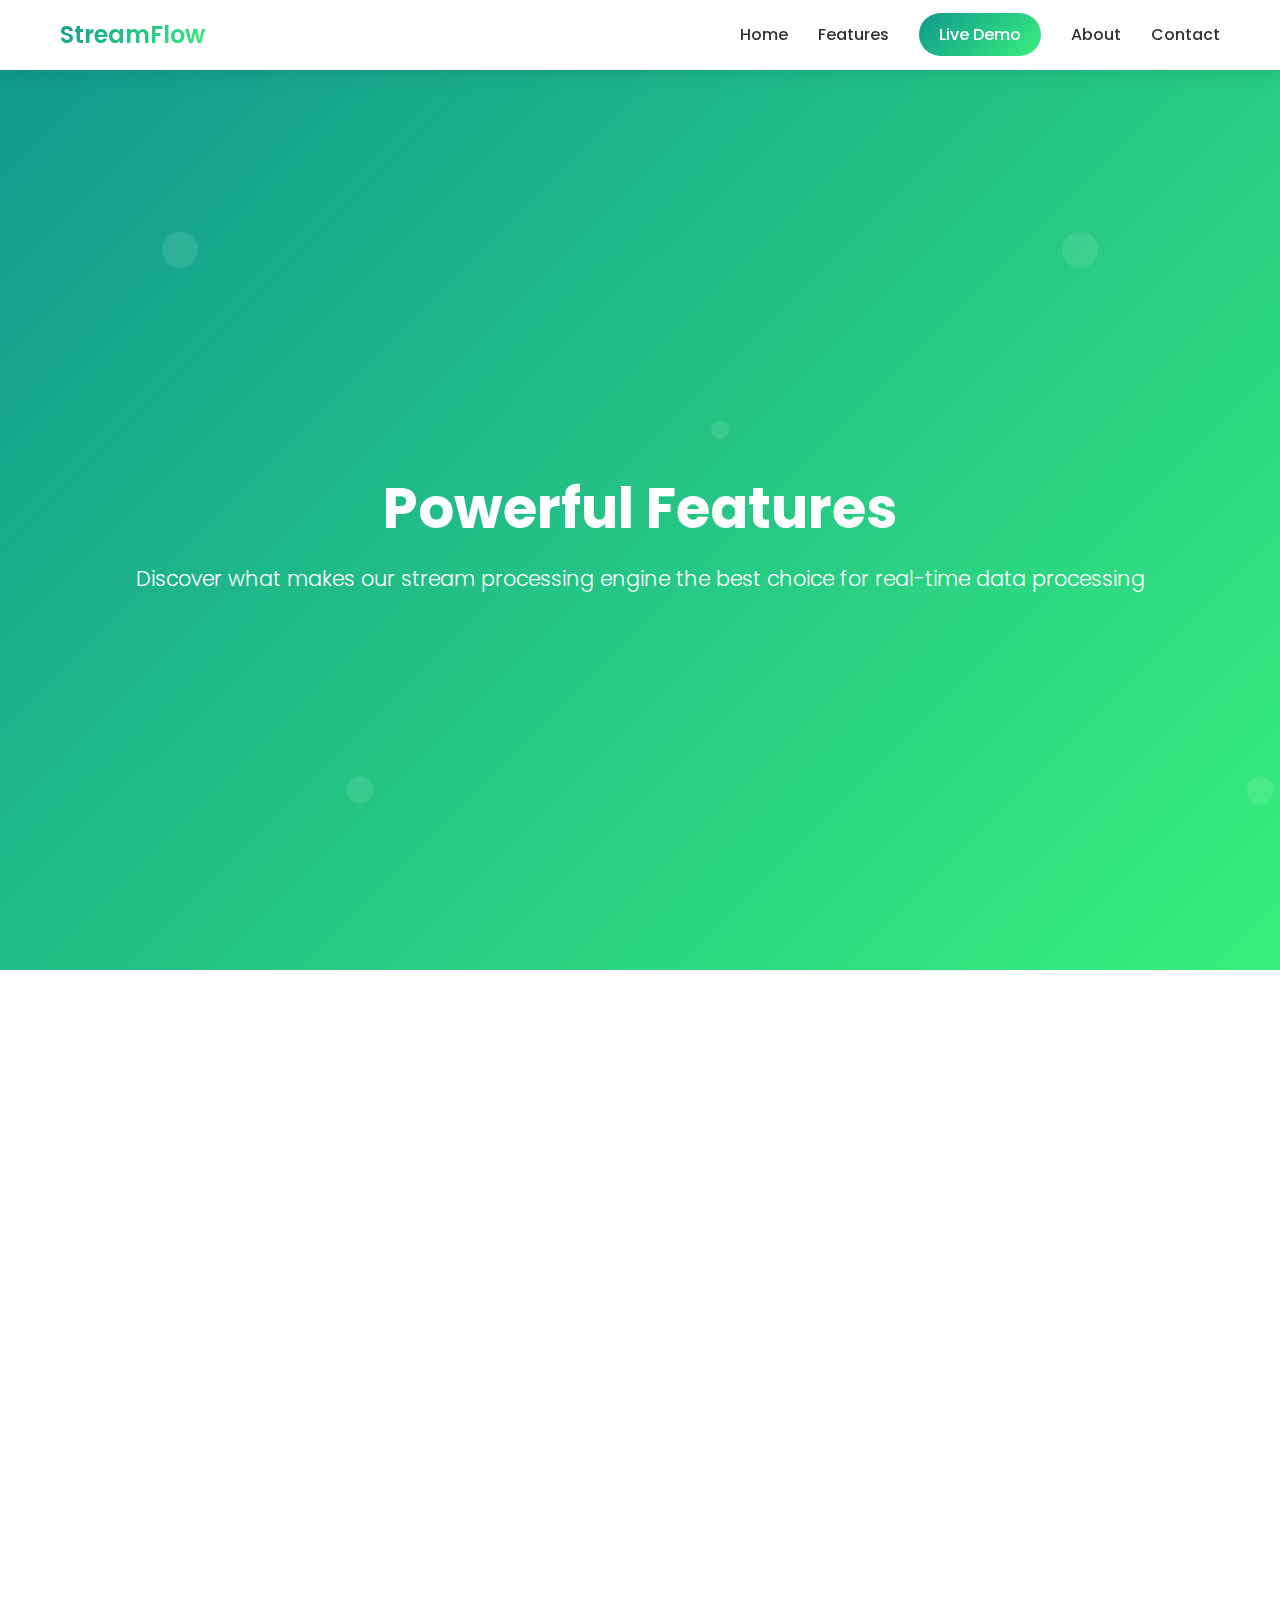
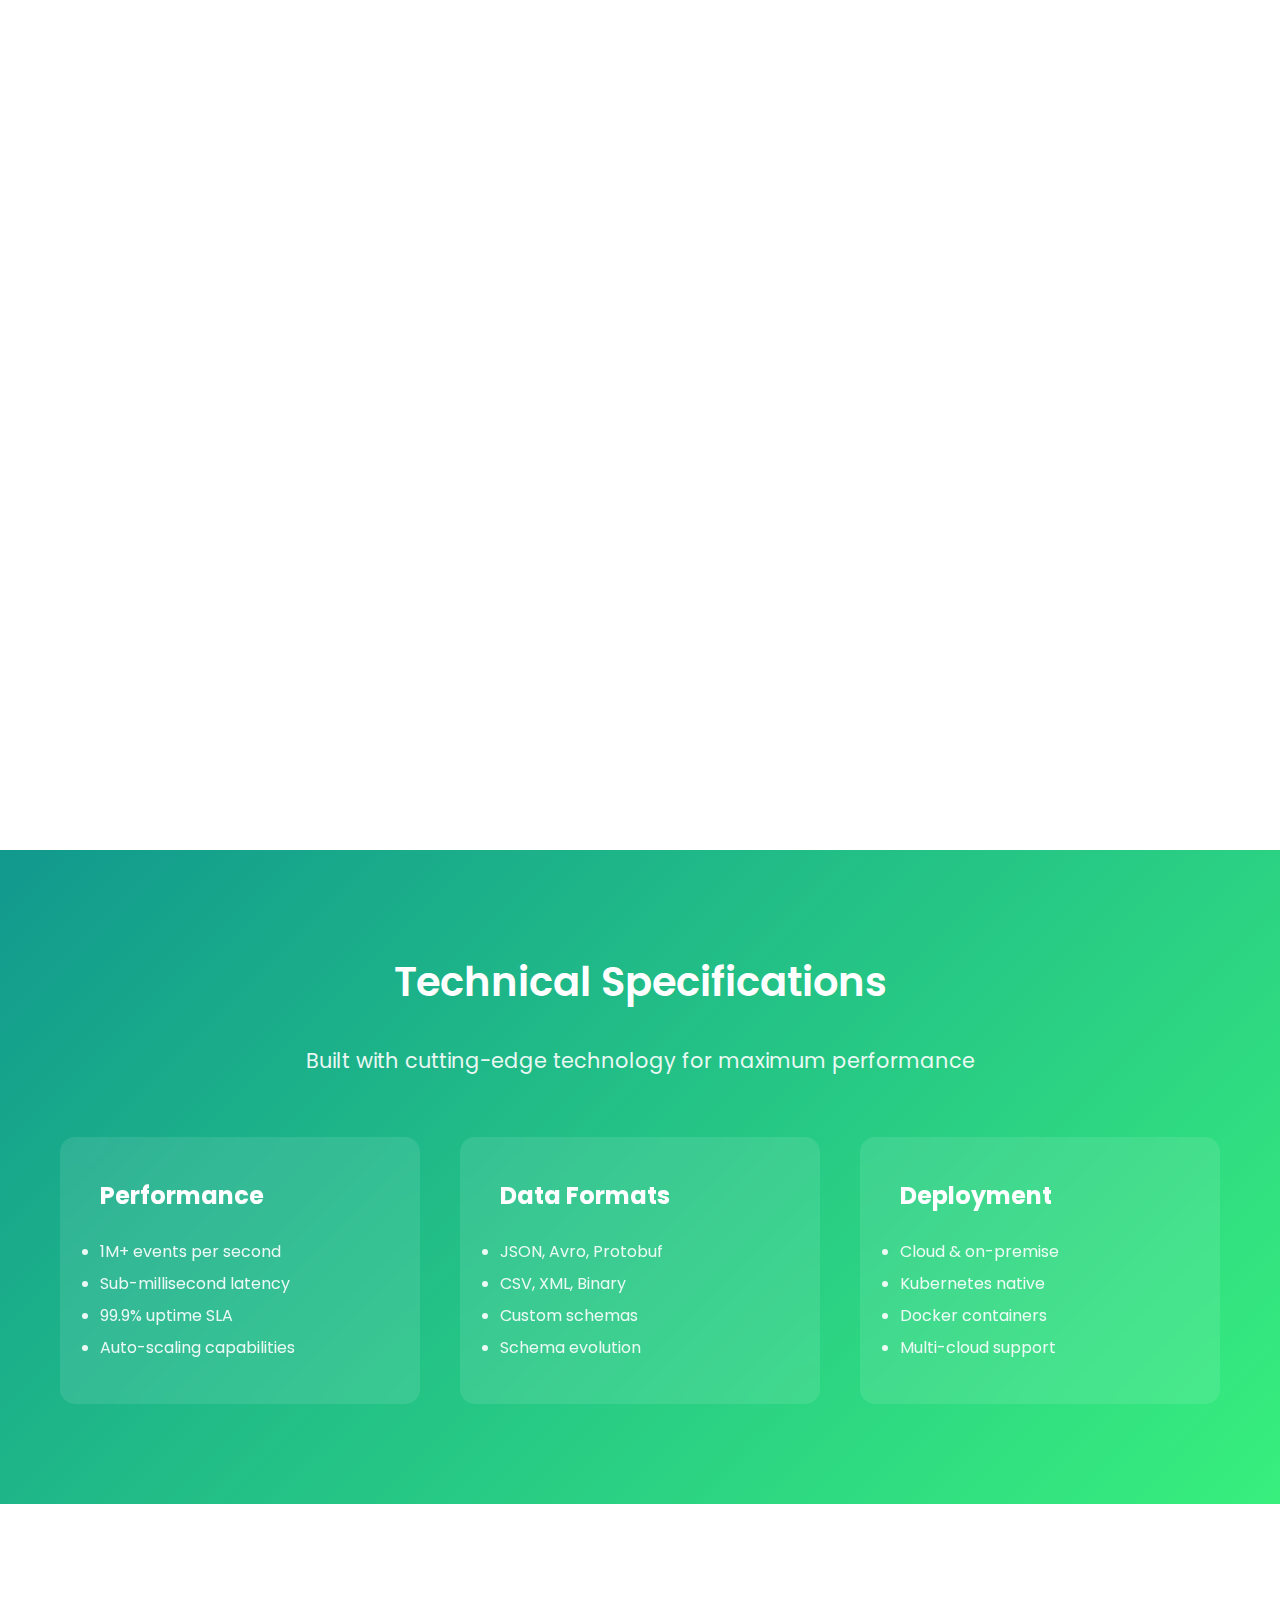
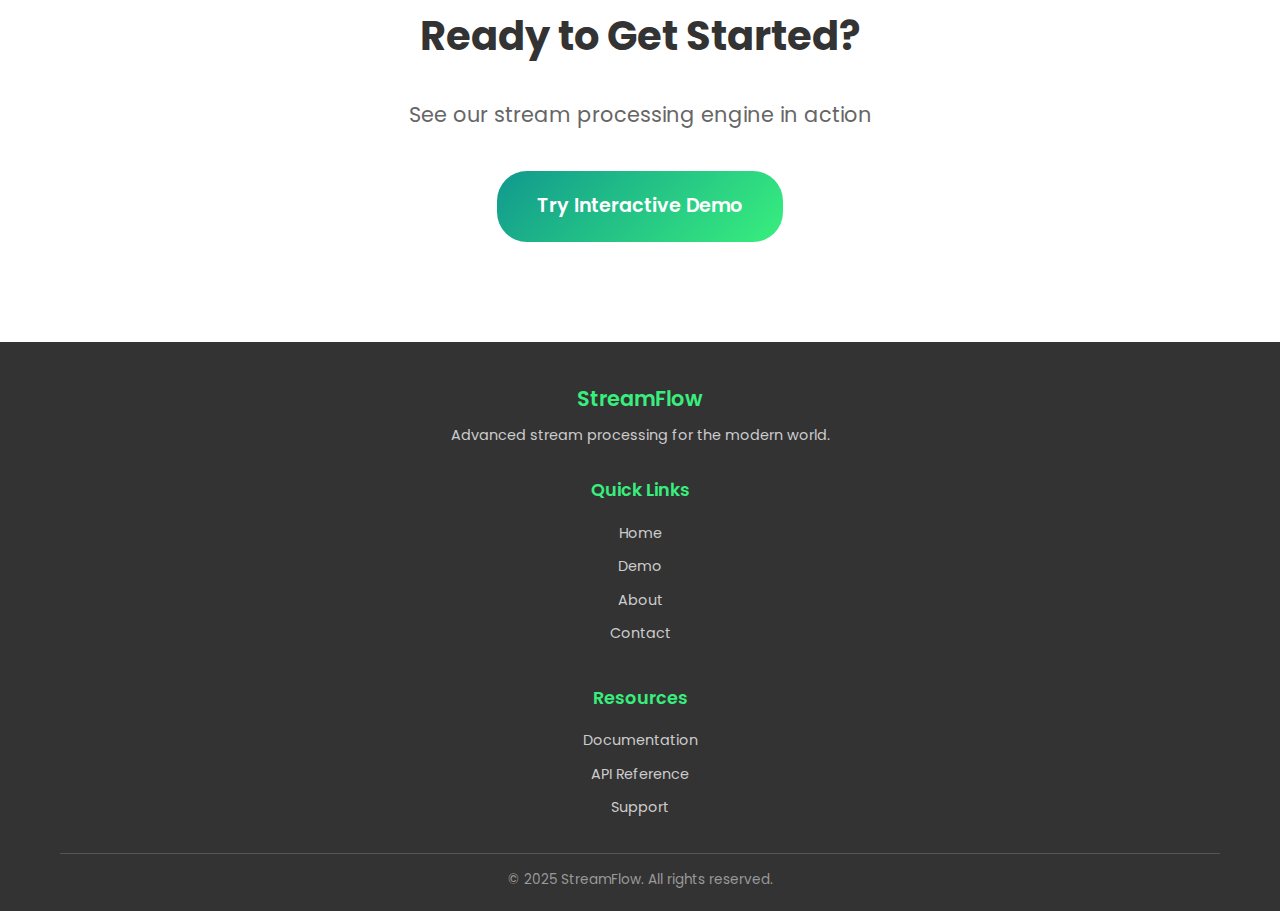
<file: pages/features.html>
<!DOCTYPE html>
<html lang="en">
<head>
    <meta charset="UTF-8">
    <meta name="viewport" content="width=device-width, initial-scale=1.0">
    <title>Features - Stream Processing Engine</title>
    <meta name="description" content="Discover the powerful features of our stream processing engine including real-time analytics, scalability, and more.">
    
    <link rel="icon" href="images/tabicon.png" type="image/png">
    <link href="https://fonts.googleapis.com/css2?family=Poppins:wght@300;400;500;600;700&display=swap" rel="stylesheet">
    <link rel="stylesheet" href="../css/main.css">
    <link rel="stylesheet" href="../css/responsive.css">
</head>
<body>
    <header class="header">
        <nav class="nav">
            <div class="nav-container">
                <div class="logo">
                    <h2>StreamFlow</h2>
                </div>
                <ul class="nav-menu">
                    <li><a href="../index.html" class="nav-link">Home</a></li>
                    <li><a href="../index.html#features" class="nav-link">Features</a></li>
                    <li><a href="demo.html" class="nav-link demo-link">Live Demo</a></li>
                    <li><a href="about.html" class="nav-link">About</a></li>
                    <li><a href="contact.html" class="nav-link">Contact</a></li>
                </ul>
                <div class="hamburger">
                    <span></span>
                    <span></span>
                    <span></span>
                </div>
            </div>
        </nav>
    </header>

    <main style="padding-top: 70px;">
        <section class="hero">
            <div class="container">
                <div class="hero-content" style="text-align: center;">
                    <h1 class="hero-title">Powerful Features</h1>
                    <p class="hero-subtitle">Discover what makes our stream processing engine the best choice for real-time data processing</p>
                </div>
            </div>
        </section>

        <section style="padding: 100px 0; background: white;">
            <div class="container">
                <div class="features-grid" style="grid-template-columns: repeat(auto-fit, minmax(350px, 1fr)); gap: 50px;">
                    <div class="feature-card" style="padding: 50px 30px;">
                        <div class="feature-icon" style="font-size: 4rem; margin-bottom: 30px;">⚡</div>
                        <h3 style="font-size: 1.8rem; margin-bottom: 20px;">Ultra-Low Latency</h3>
                        <p style="font-size: 1.1rem; line-height: 1.8;">Process data streams with sub-millisecond latency. Our optimized architecture ensures real-time responses for time-critical applications.</p>
                        <ul style="margin-top: 20px; color: #666; line-height: 1.8;">
                            <li>< 1ms processing latency</li>
                            <li>High-throughput processing</li>
                            <li>Optimized memory management</li>
                            <li>Zero-copy data handling</li>
                        </ul>
                    </div>

                    <div class="feature-card" style="padding: 50px 30px;">
                        <div class="feature-icon" style="font-size: 4rem; margin-bottom: 30px;">📊</div>
                        <h3 style="font-size: 1.8rem; margin-bottom: 20px;">Advanced Analytics</h3>
                        <p style="font-size: 1.1rem; line-height: 1.8;">Built-in analytics engine with machine learning capabilities for pattern detection, anomaly identification, and predictive insights.</p>
                        <ul style="margin-top: 20px; color: #666; line-height: 1.8;">
                            <li>Real-time aggregations</li>
                            <li>Pattern recognition</li>
                            <li>Anomaly detection</li>
                            <li>Predictive analytics</li>
                        </ul>
                    </div>

                    <div class="feature-card" style="padding: 50px 30px;">
                        <div class="feature-icon" style="font-size: 4rem; margin-bottom: 30px;">🔧</div>
                        <h3 style="font-size: 1.8rem; margin-bottom: 20px;">Easy Integration</h3>
                        <p style="font-size: 1.1rem; line-height: 1.8;">Simple APIs, pre-built connectors, and extensive documentation make integration seamless with your existing infrastructure.</p>
                        <ul style="margin-top: 20px; color: #666; line-height: 1.8;">
                            <li>RESTful APIs</li>
                            <li>Multiple data formats</li>
                            <li>Cloud-native design</li>
                            <li>Enterprise connectors</li>
                        </ul>
                    </div>

                    <div class="feature-card" style="padding: 50px 30px;">
                        <div class="feature-icon" style="font-size: 4rem; margin-bottom: 30px;">📈</div>
                        <h3 style="font-size: 1.8rem; margin-bottom: 20px;">Auto-Scaling</h3>
                        <p style="font-size: 1.1rem; line-height: 1.8;">Automatically scales horizontally to handle varying workloads. From hundreds to millions of events per second without manual intervention.</p>
                        <ul style="margin-top: 20px; color: #666; line-height: 1.8;">
                            <li>Horizontal auto-scaling</li>
                            <li>Load balancing</li>
                            <li>Resource optimization</li>
                            <li>Cost-effective scaling</li>
                        </ul>
                    </div>

                    <div class="feature-card" style="padding: 50px 30px;">
                        <div class="feature-icon" style="font-size: 4rem; margin-bottom: 30px;">🛡️</div>
                        <h3 style="font-size: 1.8rem; margin-bottom: 20px;">Enterprise Security</h3>
                        <p style="font-size: 1.1rem; line-height: 1.8;">Enterprise-grade security with end-to-end encryption, role-based access control, and compliance with industry standards.</p>
                        <ul style="margin-top: 20px; color: #666; line-height: 1.8;">
                            <li>End-to-end encryption</li>
                            <li>RBAC & authentication</li>
                            <li>Audit logging</li>
                            <li>GDPR & SOC2 compliant</li>
                        </ul>
                    </div>

                    <div class="feature-card" style="padding: 50px 30px;">
                        <div class="feature-icon" style="font-size: 4rem; margin-bottom: 30px;">🔄</div>
                        <h3 style="font-size: 1.8rem; margin-bottom: 20px;">Fault Tolerance</h3>
                        <p style="font-size: 1.1rem; line-height: 1.8;">Built-in redundancy and automatic failover mechanisms ensure 99.9% uptime with no data loss during system failures.</p>
                        <ul style="margin-top: 20px; color: #666; line-height: 1.8;">
                            <li>Automatic failover</li>
                            <li>Data replication</li>
                            <li>Self-healing systems</li>
                            <li>Backup & recovery</li>
                        </ul>
                    </div>
                </div>
            </div>
        </section>

        <section style="padding: 100px 0; background: linear-gradient(135deg, #11998e 0%, #38ef7d 100%);">
            <div class="container">
                <div style="text-align: center; color: white;">
                    <h2 style="font-size: 2.5rem; margin-bottom: 30px; font-weight: 600;">Technical Specifications</h2>
                    <p style="font-size: 1.3rem; margin-bottom: 60px; opacity: 0.9;">Built with cutting-edge technology for maximum performance</p>
                </div>
                
                <div style="display: grid; grid-template-columns: repeat(auto-fit, minmax(300px, 1fr)); gap: 40px;">
                    <div style="background: rgba(255, 255, 255, 0.1); padding: 40px; border-radius: 15px; backdrop-filter: blur(10px);">
                        <h3 style="color: white; font-size: 1.5rem; margin-bottom: 20px;">Performance</h3>
                        <ul style="color: rgba(255, 255, 255, 0.9); line-height: 2;">
                            <li>1M+ events per second</li>
                            <li>Sub-millisecond latency</li>
                            <li>99.9% uptime SLA</li>
                            <li>Auto-scaling capabilities</li>
                        </ul>
                    </div>
                    
                    <div style="background: rgba(255, 255, 255, 0.1); padding: 40px; border-radius: 15px; backdrop-filter: blur(10px);">
                        <h3 style="color: white; font-size: 1.5rem; margin-bottom: 20px;">Data Formats</h3>
                        <ul style="color: rgba(255, 255, 255, 0.9); line-height: 2;">
                            <li>JSON, Avro, Protobuf</li>
                            <li>CSV, XML, Binary</li>
                            <li>Custom schemas</li>
                            <li>Schema evolution</li>
                        </ul>
                    </div>
                    
                    <div style="background: rgba(255, 255, 255, 0.1); padding: 40px; border-radius: 15px; backdrop-filter: blur(10px);">
                        <h3 style="color: white; font-size: 1.5rem; margin-bottom: 20px;">Deployment</h3>
                        <ul style="color: rgba(255, 255, 255, 0.9); line-height: 2;">
                            <li>Cloud & on-premise</li>
                            <li>Kubernetes native</li>
                            <li>Docker containers</li>
                            <li>Multi-cloud support</li>
                        </ul>
                    </div>
                </div>
            </div>
        </section>

        <section style="padding: 100px 0; background: white; text-align: center;">
            <div class="container">
                <h2 style="font-size: 2.5rem; margin-bottom: 30px; color: #333;">Ready to Get Started?</h2>
                <p style="font-size: 1.3rem; margin-bottom: 40px; color: #666;">See our stream processing engine in action</p>
                <a href="demo.html" class="btn btn-large">Try Interactive Demo</a>
            </div>
        </section>
    </main>

    <footer class="footer">
        <div class="container">
            <div class="footer-content">
                <div class="footer-section">
                    <h3>StreamFlow</h3>
                    <p>Advanced stream processing for the modern world.</p>
                </div>
                <div class="footer-section">
                    <h4>Quick Links</h4>
                    <ul>
                        <li><a href="../index.html">Home</a></li>
                        <li><a href="demo.html">Demo</a></li>
                        <li><a href="about.html">About</a></li>
                        <li><a href="contact.html">Contact</a></li>
                    </ul>
                </div>
                <div class="footer-section">
                    <h4>Resources</h4>
                    <ul>
                        <li><a href="docs.html">Documentation</a></li>
                        <li><a href="#">API Reference</a></li>
                        <li><a href="#">Support</a></li>
                    </ul>
                </div>
            </div>
            <div class="footer-bottom">
                <p>&copy; 2025 StreamFlow. All rights reserved.</p>
            </div>
        </div>
    </footer>

    <script src="../js/main.js"></script>
</body>
</html>
</file>
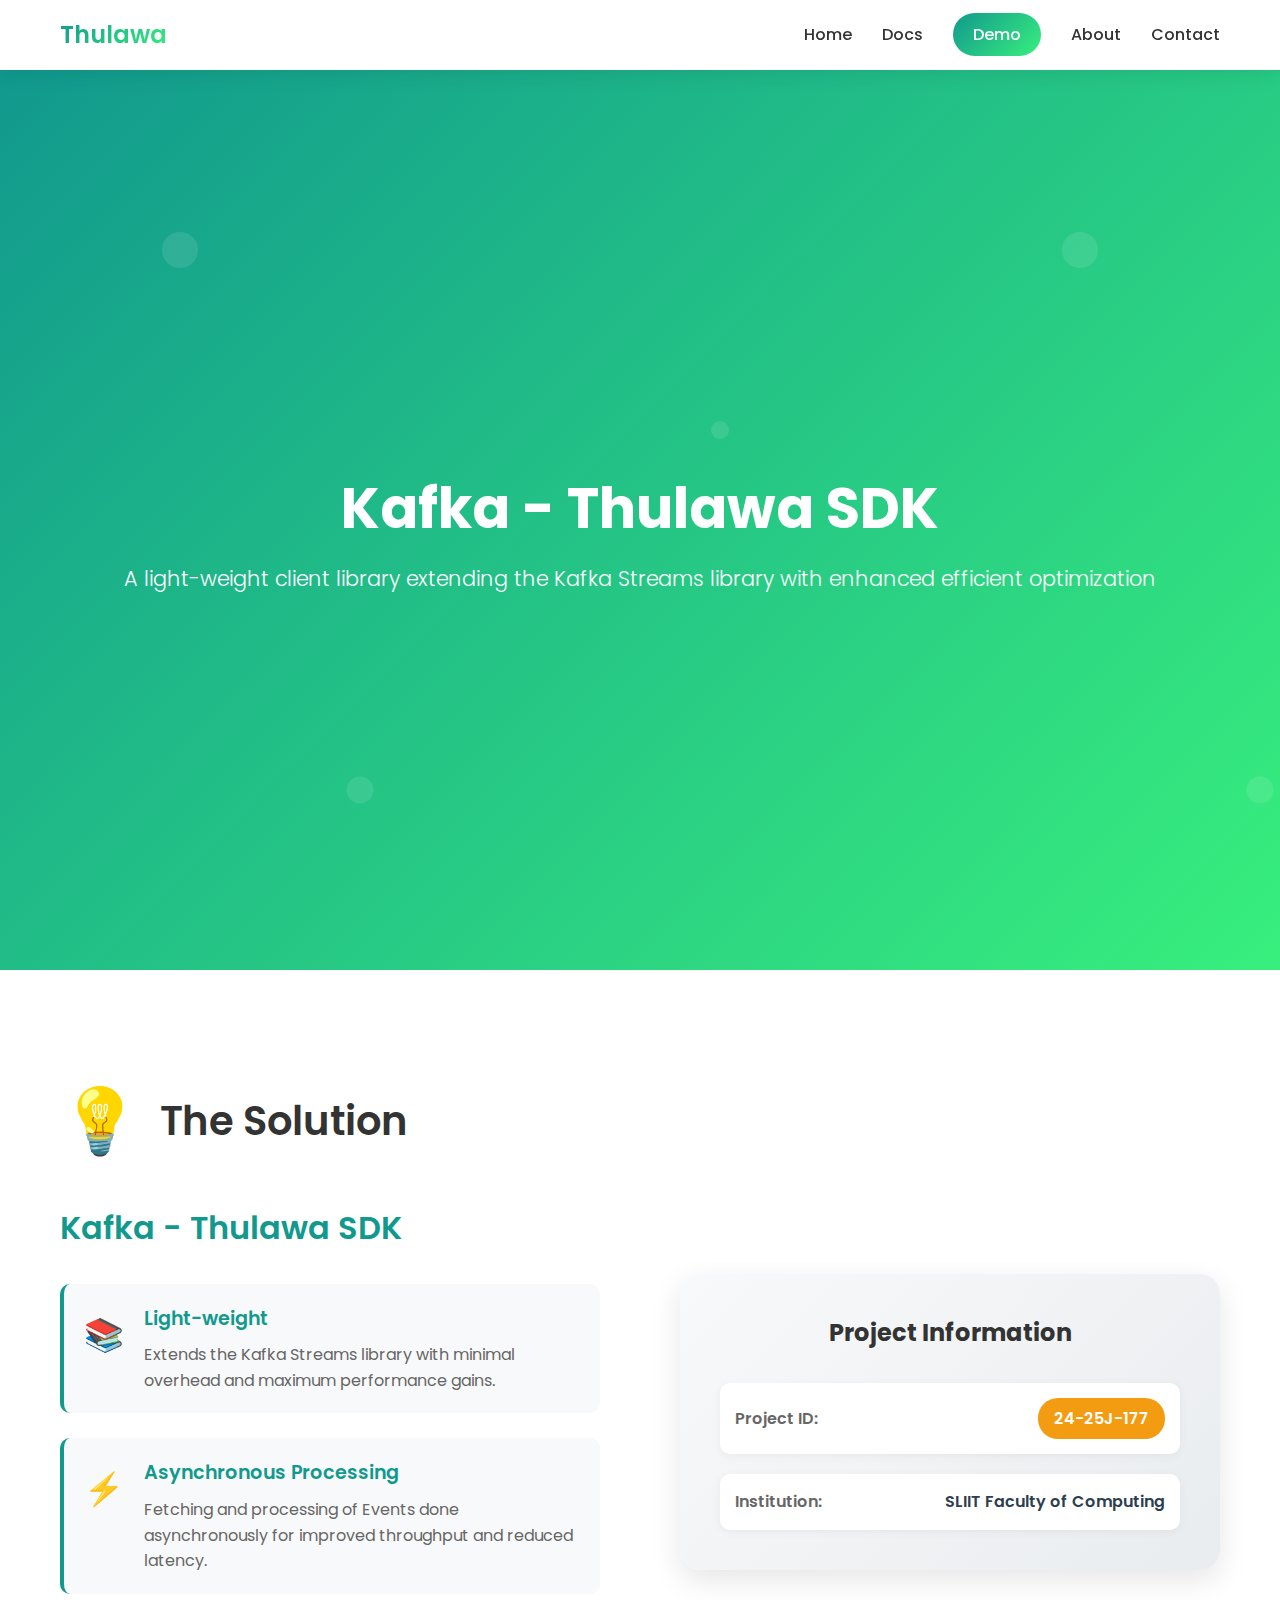
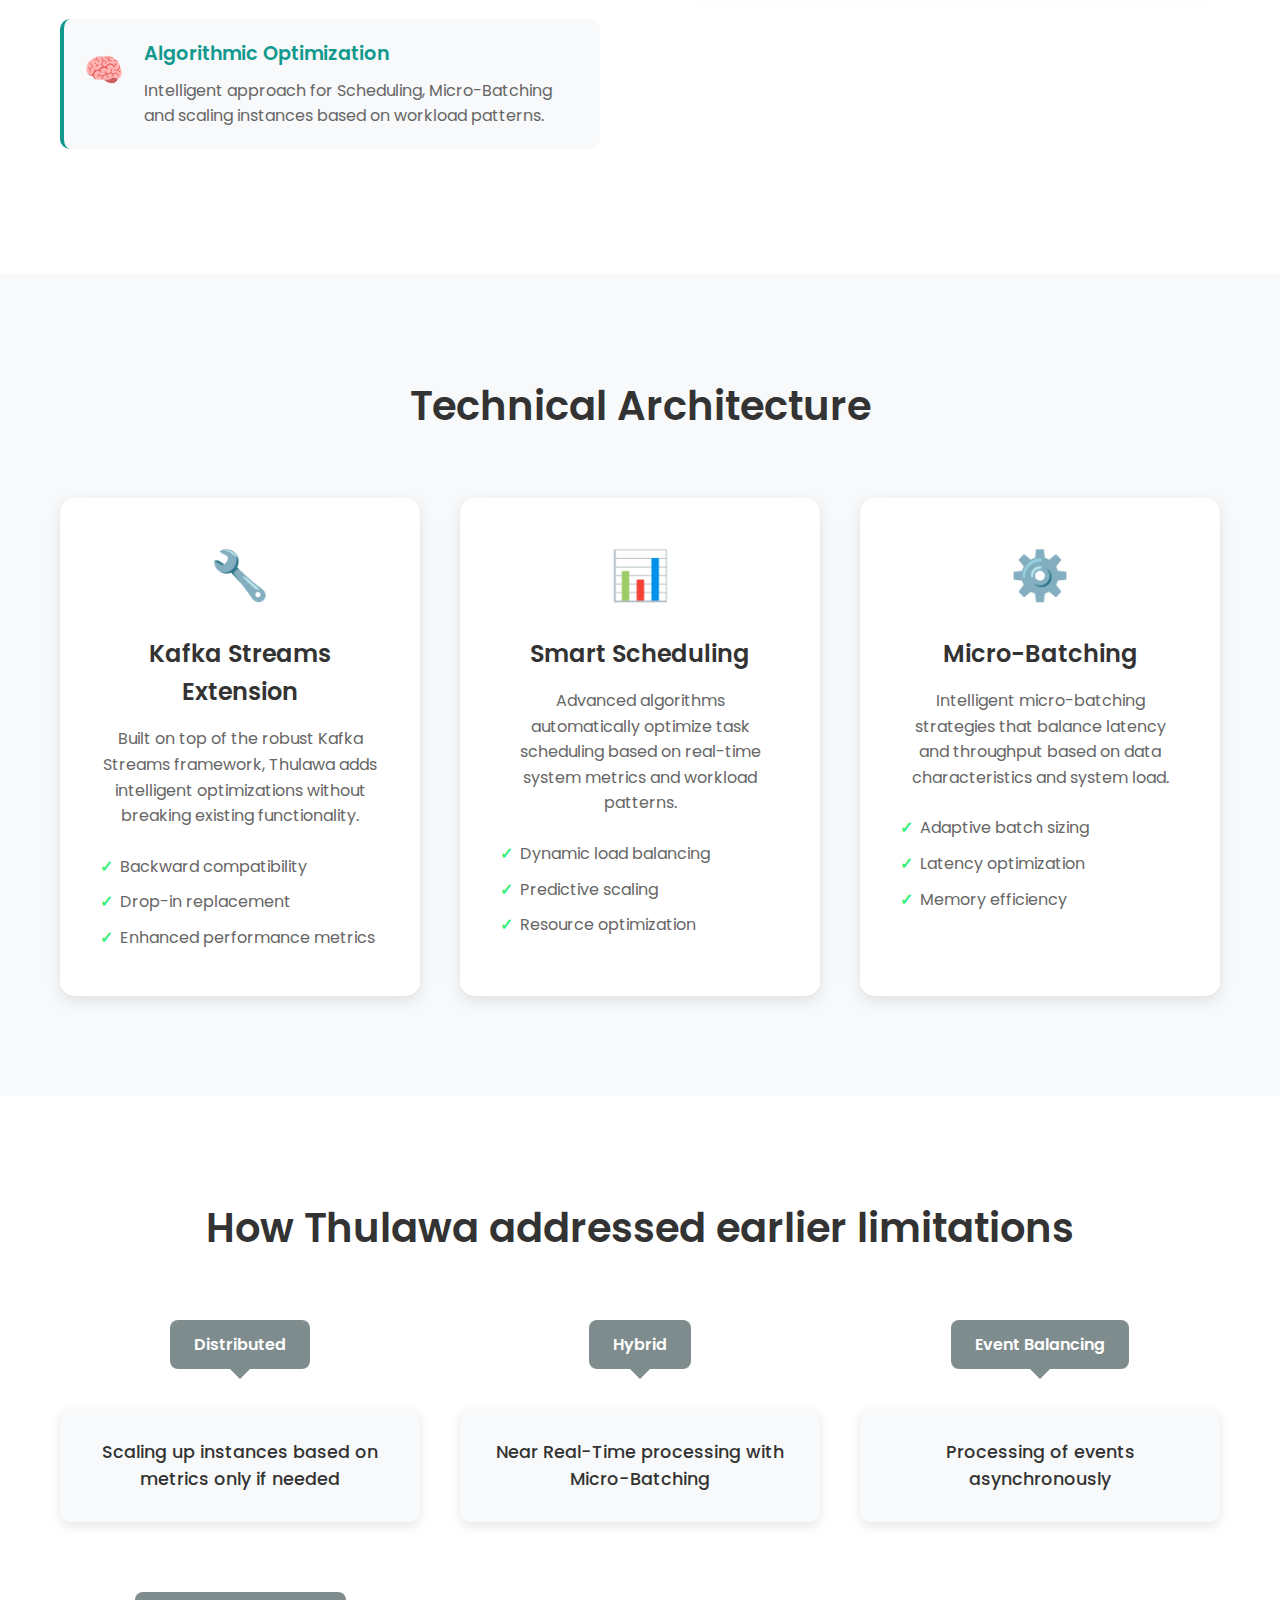
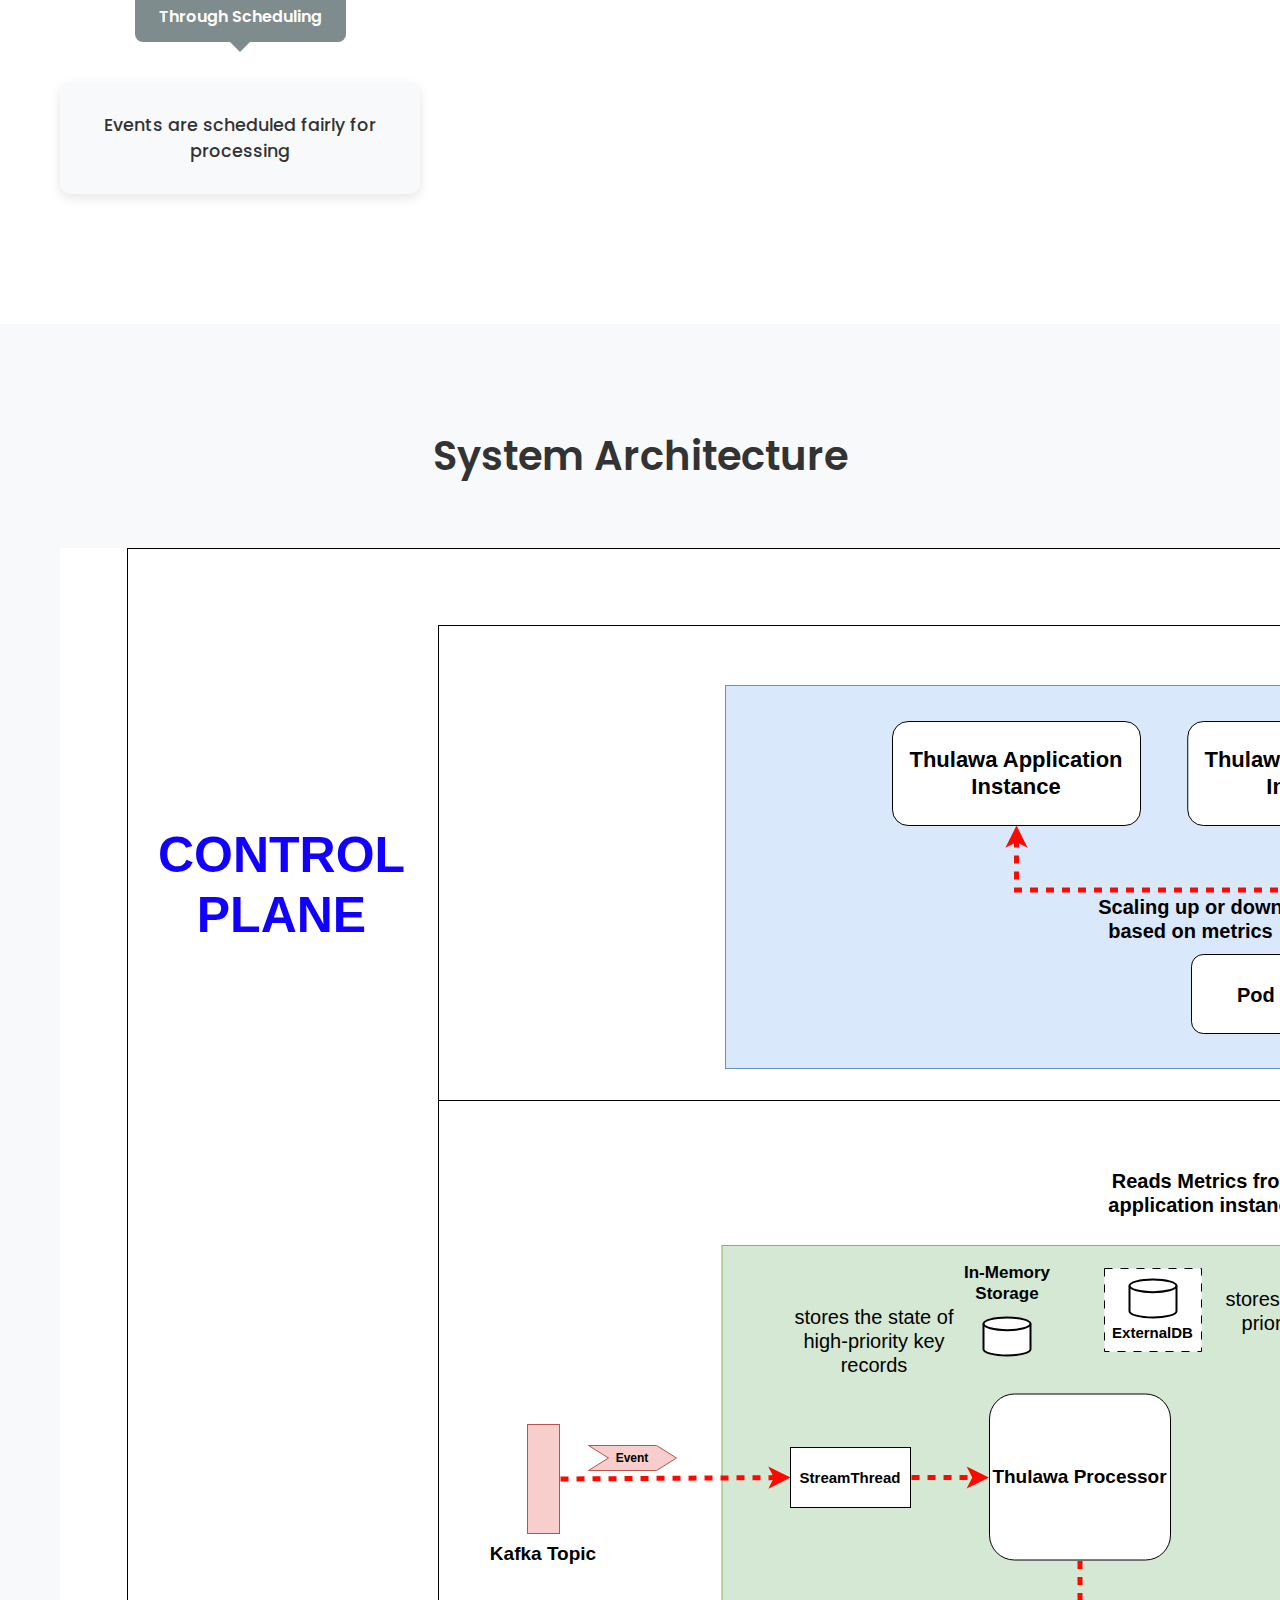
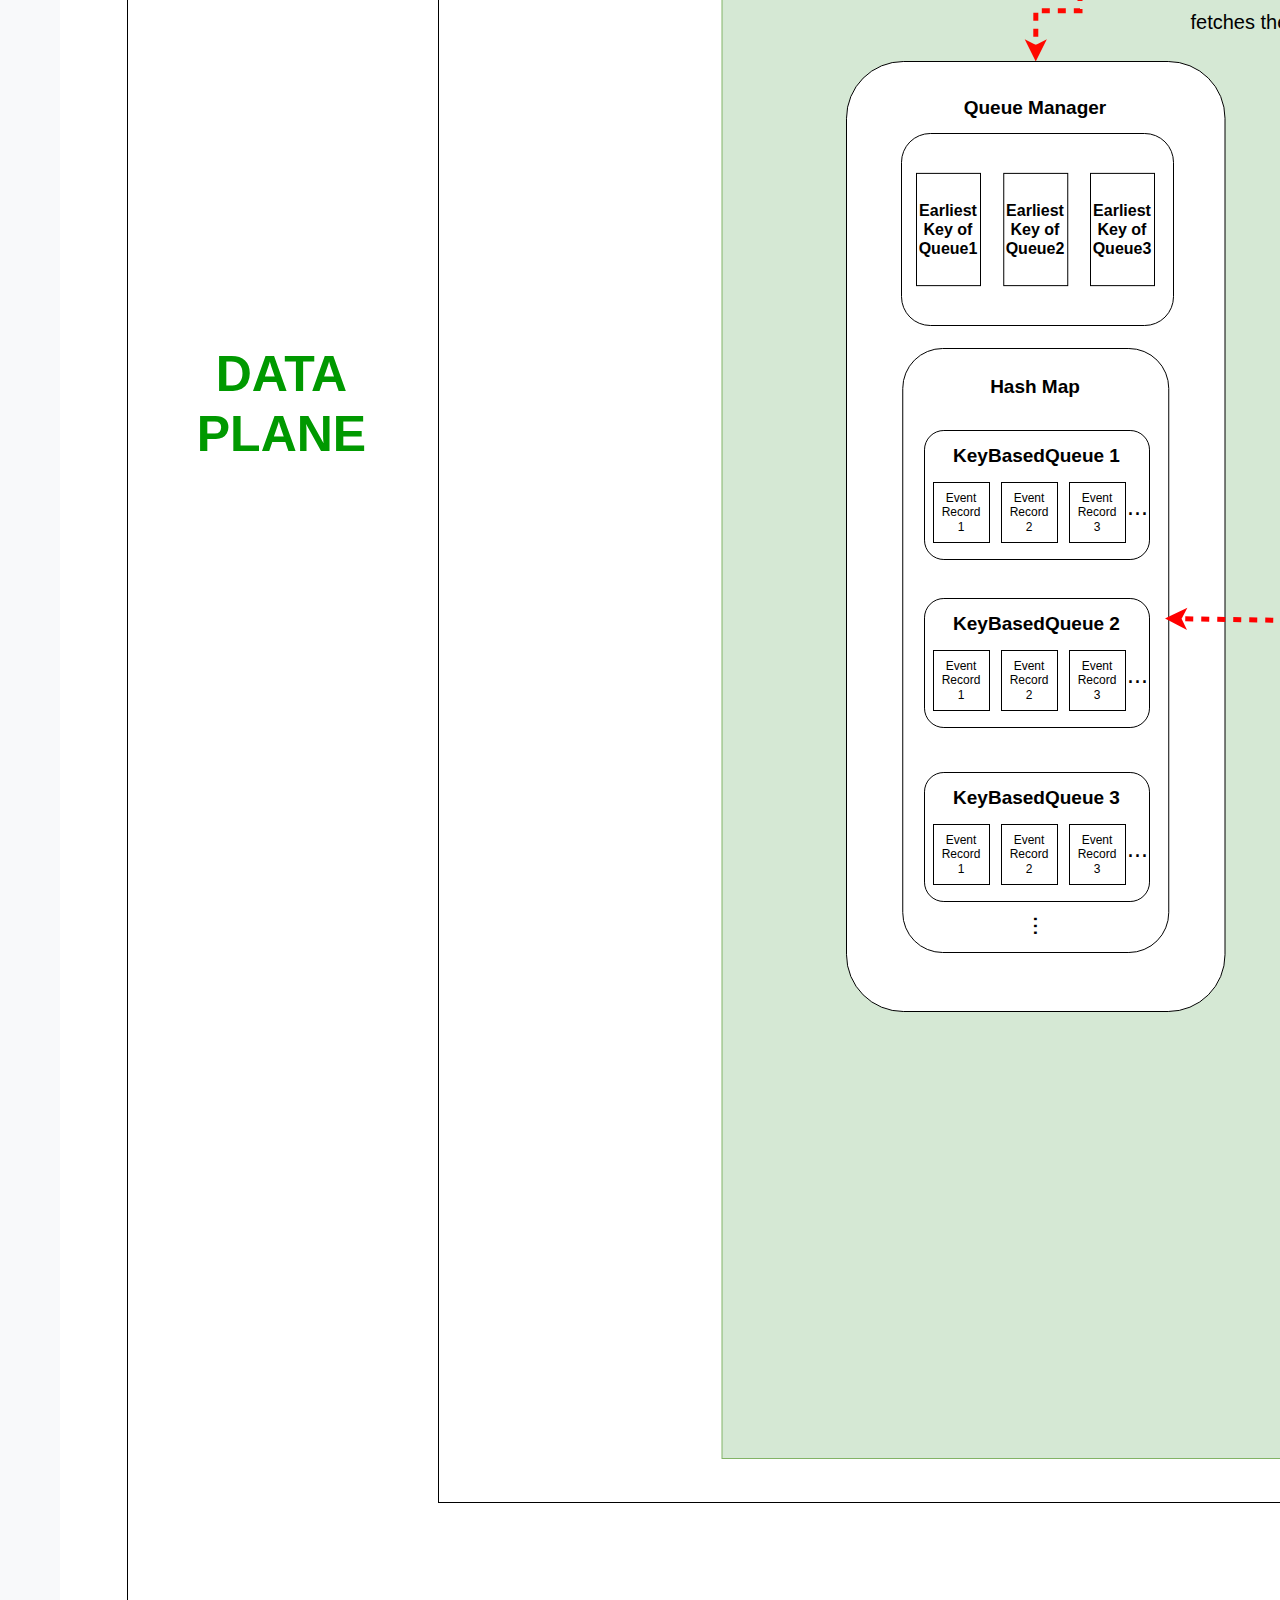
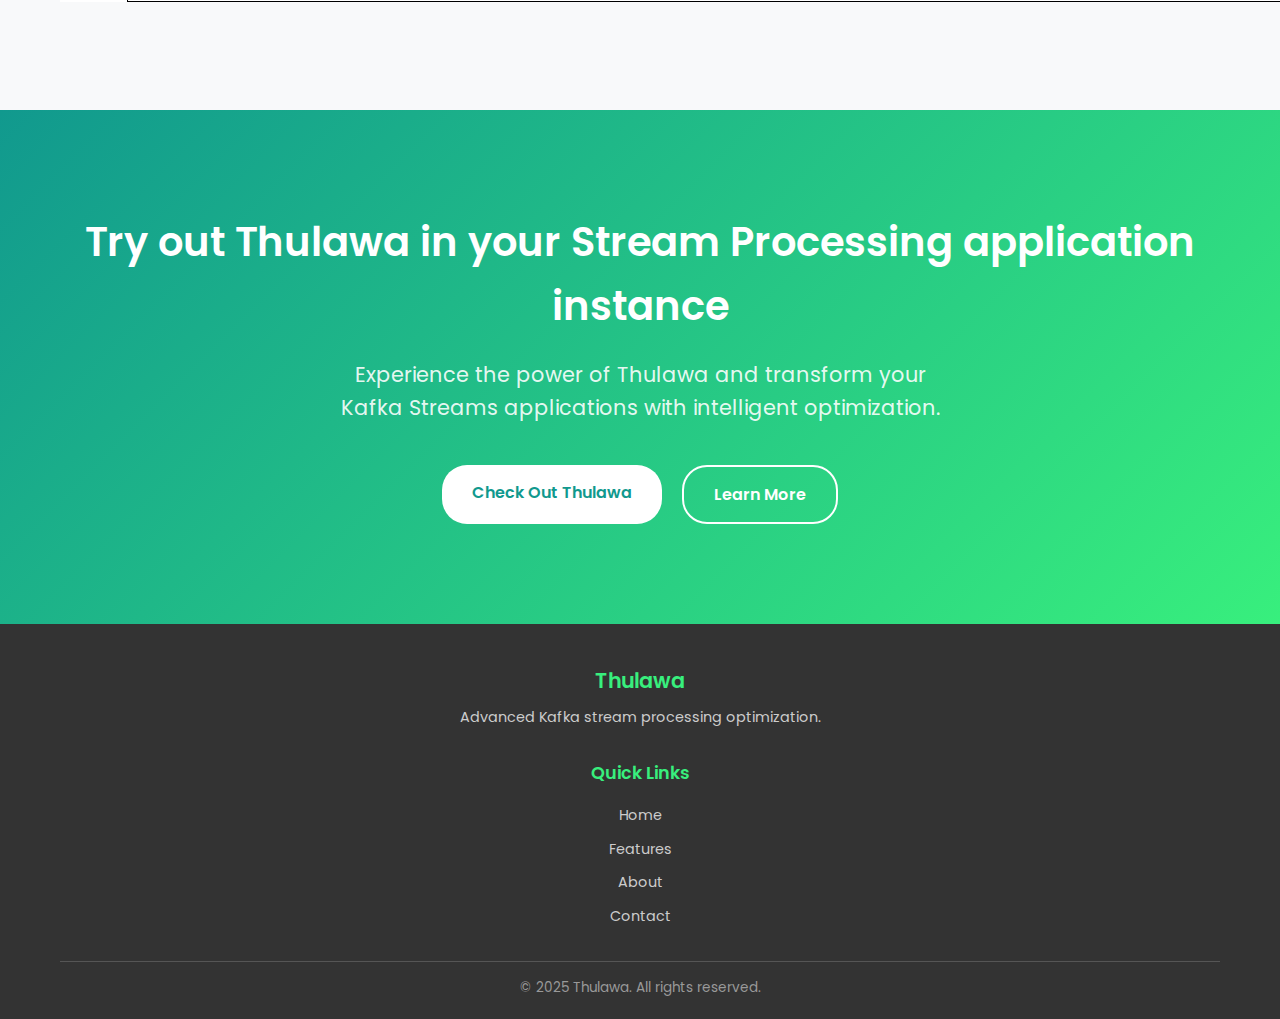
<file: pages/thulawa.html>
<!DOCTYPE html>
<html lang="en">
<head>
    <meta charset="UTF-8">
    <meta name="viewport" content="width=device-width, initial-scale=1.0">
    <title>Methodology | Thulawa</title>
    <meta name="description" content="Thulawa is a light-weight client library extending the Kafka Streams library with algorithmic optimization for better performance.">
    
    <link rel="icon" href="../images/tabicon.png" type="image/png">
    <link href="https://fonts.googleapis.com/css2?family=Poppins:wght@300;400;500;600;700&display=swap" rel="stylesheet">
    <link rel="stylesheet" href="../css/main.css">
    <link rel="stylesheet" href="../css/thulawa.css">
    <link rel="stylesheet" href="../css/responsive.css">
</head>
<body>
    <header class="header">
        <nav class="nav">
            <div class="nav-container">
                <div class="logo">
                    <h2>Thulawa</h2>
                </div>
                <ul class="nav-menu">
                    <li><a href="../index.html" class="nav-link">Home</a></li>
                    <li><a href="../pages/docs.html" class="nav-link">Docs</a></li>
                    <li><a href="../pages/demo.html" class="nav-link demo-link">Demo</a></li>
                    <li><a href="../pages/about.html" class="nav-link">About</a></li>
                    <li><a href="../pages/contacts.html" class="nav-link">Contact</a></li>
                </ul>
                <div class="hamburger">
                    <span></span>
                    <span></span>
                    <span></span>
                </div>
            </div>
        </nav>
    </header>

    <main style="padding-top: 70px;">
        <!-- Hero Section -->
        <section class="hero">
            <div class="container">
                <div class="hero-content" style="text-align: center;">
                    <h1 class="hero-title">Kafka - Thulawa SDK</h1>
                    <p class="hero-subtitle">A light-weight client library extending the Kafka Streams library with enhanced efficient optimization</p>
                </div>
            </div>
        </section>

        <!-- Main Content -->
        <section style="padding: 100px 0; background: white;">
            <div class="container">
                <div style="display: grid; grid-template-columns: 1fr 1fr; gap: 80px; align-items: center;">
                    <!-- Left Side - Library Info -->
                    <div>
                        <div style="display: flex; align-items: center; margin-bottom: 30px;">
                            <div style="font-size: 4rem; margin-right: 20px;">💡</div>
                            <h2 style="font-size: 2.5rem; color: #333; font-weight: 600; margin: 0;">The Solution</h2>
                        </div>
                        
                        <h3 style="font-size: 2rem; color: #11998e; margin-bottom: 30px; font-weight: 600;">Kafka - Thulawa SDK</h3>
                        
                        <div style="space-y: 20px;">
                            <div class="feature-point">
                                <div class="feature-icon">📚</div>
                                <div class="feature-text">
                                    <h4>Light-weight</h4>
                                    <p>Extends the Kafka Streams library with minimal overhead and maximum performance gains.</p>
                                </div>
                            </div>
                            
                            <div class="feature-point">
                                <div class="feature-icon">⚡</div>
                                <div class="feature-text">
                                    <h4>Asynchronous Processing</h4>
                                    <p>Fetching and processing of Events done asynchronously for improved throughput and reduced latency.</p>
                                </div>
                            </div>
                            
                            <div class="feature-point">
                                <div class="feature-icon">🧠</div>
                                <div class="feature-text">
                                    <h4>Algorithmic Optimization</h4>
                                    <p>Intelligent approach for Scheduling, Micro-Batching and scaling instances based on workload patterns.</p>
                                </div>
                            </div>
                        </div>
                    </div>

                    <!-- Right Side - Project Info -->
                    <div>
                        <div style="background: linear-gradient(135deg, #f8f9fa 0%, #e9ecef 100%); padding: 40px; border-radius: 20px; box-shadow: 0 10px 30px rgba(0,0,0,0.1);">
                            <h3 style="color: #333; font-size: 1.5rem; margin-bottom: 30px; text-align: center;">Project Information</h3>
                            
                            <div style="display: flex; flex-direction: column; gap: 20px;">
                                <div style="display: flex; justify-content: space-between; align-items: center; padding: 15px; background: white; border-radius: 10px; box-shadow: 0 2px 10px rgba(0,0,0,0.05);">
                                    <span style="font-weight: 600; color: #666;">Project ID:</span>
                                    <span style="background: #f39c12; color: white; padding: 8px 16px; border-radius: 20px; font-weight: 600;">24-25J-177</span>
                                </div>
                                                                
                                <div style="display: flex; justify-content: space-between; align-items: center; padding: 15px; background: white; border-radius: 10px; box-shadow: 0 2px 10px rgba(0,0,0,0.05);">
                                    <span style="font-weight: 600; color: #666;">Institution:</span>
                                    <span style="color: #2c3e50; font-weight: 600;">SLIIT Faculty of Computing</span>
                                </div>
                            </div>
                        </div>
                    </div>
                </div>
            </div>
        </section>

        <!-- Technical Details Section -->
        <section style="padding: 100px 0; background: #f8f9fa;">
            <div class="container">
                <h2 style="text-align: center; font-size: 2.5rem; color: #333; margin-bottom: 60px; font-weight: 600;">Technical Architecture</h2>
                
                <div style="display: grid; grid-template-columns: repeat(auto-fit, minmax(350px, 1fr)); gap: 40px;">
                    <div class="tech-card">
                        <div class="tech-icon">🔧</div>
                        <h3>Kafka Streams Extension</h3>
                        <p>Built on top of the robust Kafka Streams framework, Thulawa adds intelligent optimizations without breaking existing functionality.</p>
                        <ul>
                            <li>Backward compatibility</li>
                            <li>Drop-in replacement</li>
                            <li>Enhanced performance metrics</li>
                        </ul>
                    </div>
                    
                    <div class="tech-card">
                        <div class="tech-icon">📊</div>
                        <h3>Smart Scheduling</h3>
                        <p>Advanced algorithms automatically optimize task scheduling based on real-time system metrics and workload patterns.</p>
                        <ul>
                            <li>Dynamic load balancing</li>
                            <li>Predictive scaling</li>
                            <li>Resource optimization</li>
                        </ul>
                    </div>
                    
                    <div class="tech-card">
                        <div class="tech-icon">⚙️</div>
                        <h3>Micro-Batching</h3>
                        <p>Intelligent micro-batching strategies that balance latency and throughput based on data characteristics and system load.</p>
                        <ul>
                            <li>Adaptive batch sizing</li>
                            <li>Latency optimization</li>
                            <li>Memory efficiency</li>
                        </ul>
                    </div>
                </div>
            </div>
        </section>

        <!-- How We Addressed Earlier Limitations -->
        <section style="padding: 100px 0; background: white;">
            <div class="container">
                <h2 style="text-align: center; font-size: 2.5rem; color: #333; margin-bottom: 60px; font-weight: 600;">How Thulawa addressed earlier limitations</h2>
                
                <div style="display: grid; grid-template-columns: repeat(auto-fit, minmax(280px, 1fr)); gap: 40px;">
                    <div class="limitation-solution">
                        <div class="solution-tag">Distributed</div>
                        <div class="solution-content">
                            <h3>Scaling up instances based on metrics only if needed</h3>
                        </div>
                    </div>
                    
                    <div class="limitation-solution">
                        <div class="solution-tag">Hybrid</div>
                        <div class="solution-content">
                            <h3>Near Real-Time processing with Micro-Batching</h3>
                        </div>
                    </div>
                    
                    <div class="limitation-solution">
                        <div class="solution-tag">Event Balancing</div>
                        <div class="solution-content">
                            <h3>Processing of events asynchronously</h3>
                        </div>
                    </div>
                    
                    <div class="limitation-solution">
                        <div class="solution-tag">Through Scheduling</div>
                        <div class="solution-content">
                            <h3>Events are scheduled fairly for processing</h3>
                        </div>
                    </div>
                </div>
            </div>
        </section>

        <!-- System Architecture -->
        <section style="padding: 100px 0; background: #f8f9fa;">
            <div class="container">
                <h2 style="text-align: center; font-size: 2.5rem; color: #333; margin-bottom: 60px; font-weight: 600;">System Architecture</h2>
                
                <div class="architecture-diagram-container">
                    <img src="../images/new-sysdiagram.svg" alt="Thulawa System Architecture Diagram" class="system-diagram">
                </div>
            </div>
        </section>

        <!-- Call to Action -->
        <section style="padding: 100px 0; background: linear-gradient(135deg, #11998e 0%, #38ef7d 100%); text-align: center;">
            <div class="container">
                <h2 style="color: white; font-size: 2.5rem; margin-bottom: 20px; font-weight: 600;">Try out Thulawa in your Stream Processing application instance</h2>
                <p style="color: rgba(255,255,255,0.9); font-size: 1.3rem; margin-bottom: 40px; max-width: 600px; margin-left: auto; margin-right: auto;">
                    Experience the power of Thulawa and transform your Kafka Streams applications with intelligent optimization.
                </p>
                <div style="display: flex; gap: 20px; justify-content: center; flex-wrap: wrap;">
                    <a href="https://github.com/janchilling/thulawa-kafka-library" class="btn" style="background: white; color: #11998e; padding: 15px 30px; border-radius: 25px; text-decoration: none; font-weight: 600;">Check Out Thulawa</a>
                    <a href="../pages/about.html" class="btn" style="background: transparent; border: 2px solid white; color: white; padding: 15px 30px; border-radius: 25px; text-decoration: none; font-weight: 600;">Learn More</a>
                </div>
            </div>
        </section>
    </main>

    <footer class="footer">
        <div class="container">
            <div class="footer-content">
                <div class="footer-section">
                    <h3>Thulawa</h3>
                    <p>Advanced Kafka stream processing optimization.</p>
                </div>
                <div class="footer-section">
                    <h4>Quick Links</h4>
                    <ul>
                        <li><a href="../index.html">Home</a></li>
                        <li><a href="features.html">Features</a></li>
                        <li><a href="about.html">About</a></li>
                        <li><a href="contact.html">Contact</a></li>
                    </ul>
                </div>
            </div>
            <div class="footer-bottom">
                <p>&copy; 2025 Thulawa. All rights reserved.</p>
            </div>
        </div>
    </footer>

    <script src="../js/main.js"></script>
</body>
</html>
</file>
<file: css/main.css>
/* Global Styles */
* {
    margin: 0;
    padding: 0;
    box-sizing: border-box;
}

body {
    font-family: 'Poppins', sans-serif;
    line-height: 1.6;
    color: #333;
    background: #f8f9fa;
}

.container {
    max-width: 1200px;
    margin: 0 auto;
    padding: 0 20px;
}

/* Header & Navigation */
.header {
    background: rgba(255, 255, 255, 0.95);
    backdrop-filter: blur(10px);
    position: fixed;
    top: 0;
    left: 0;
    right: 0;
    z-index: 1000;
    box-shadow: 0 2px 20px rgba(0, 0, 0, 0.1);
}

.nav-container {
    max-width: 1200px;
    margin: 0 auto;
    padding: 0 20px;
    display: flex;
    justify-content: space-between;
    align-items: center;
    height: 70px;
}

.logo h2 {
    background: linear-gradient(135deg, #11998e 0%, #38ef7d 100%);
    -webkit-background-clip: text;
    -webkit-text-fill-color: transparent;
    background-clip: text;
    font-weight: 600;
}

.nav-menu {
    display: flex;
    list-style: none;
    gap: 30px;
}

.nav-link {
    text-decoration: none;
    color: #333;
    font-weight: 500;
    transition: color 0.3s ease;
    position: relative;
}

.nav-link:hover {
    color: #11998e;
}

.nav-link::after {
    content: '';
    position: absolute;
    bottom: -5px;
    left: 0;
    width: 0;
    height: 2px;
    background: linear-gradient(135deg, #11998e 0%, #38ef7d 100%);
    transition: width 0.3s ease;
}

.nav-link:hover::after {
    width: 100%;
}

.demo-link {
    background: linear-gradient(135deg, #11998e 0%, #38ef7d 100%);
    color: white !important;
    padding: 10px 20px;
    border-radius: 25px;
    transition: transform 0.3s ease;
}

.demo-link:hover {
    transform: translateY(-2px);
    color: white !important;
}

.demo-link::after {
    display: none;
}

.hamburger {
    display: none;
    flex-direction: column;
    cursor: pointer;
}

.hamburger span {
    width: 25px;
    height: 3px;
    background: #333;
    margin: 3px 0;
    transition: 0.3s;
}

/* Hero Section */
.hero {
    background: linear-gradient(135deg, #11998e 0%, #38ef7d 100%);
    min-height: 100vh;
    display: flex;
    align-items: center;
    padding-top: 70px;
    position: relative;
    overflow: hidden;
}

.hero::before {
    content: '';
    position: absolute;
    top: 0;
    left: 0;
    right: 0;
    bottom: 0;
    background: url('data:image/svg+xml,<svg xmlns="http://www.w3.org/2000/svg" viewBox="0 0 100 100"><circle cx="20" cy="20" r="2" fill="rgba(255,255,255,0.1)"/><circle cx="80" cy="40" r="1" fill="rgba(255,255,255,0.1)"/><circle cx="40" cy="80" r="1.5" fill="rgba(255,255,255,0.1)"/></svg>');
}

.hero-container {
    max-width: 1200px;
    margin: 0 auto;
    padding: 0 20px;
    display: grid;
    grid-template-columns: 1fr 1fr;
    gap: 60px;
    align-items: center;
    position: relative;
    z-index: 1;
}

.hero-content {
    color: white;
}

.hero-title {
    font-size: 3.5rem;
    font-weight: 700;
    margin-bottom: 20px;
    line-height: 1.2;
}

.hero-subtitle {
    font-size: 1.3rem;
    margin-bottom: 40px;
    opacity: 0.9;
    font-weight: 300;
}

.hero-buttons {
    display: flex;
    gap: 20px;
}

.btn {
    padding: 15px 30px;
    border-radius: 30px;
    text-decoration: none;
    font-weight: 600;
    transition: all 0.3s ease;
    display: inline-block;
    border: none;
    cursor: pointer;
    font-size: 1rem;
}

.btn-primary {
    background: white;
    color: #11998e;
}

.btn-primary:hover {
    transform: translateY(-3px);
    box-shadow: 0 10px 25px rgba(0, 0, 0, 0.2);
}

.btn-secondary {
    background: transparent;
    color: white;
    border: 2px solid white;
}

.btn-secondary:hover {
    background: white;
    color: #11998e;
}

.btn-large {
    padding: 20px 40px;
    font-size: 1.2rem;
    background: linear-gradient(135deg, #11998e 0%, #38ef7d 100%);
    color: white;
}

.btn-large:hover {
    transform: translateY(-3px);
    box-shadow: 0 15px 35px rgba(17, 153, 142, 0.4);
}

/* Hero Visual */
.hero-visual {
    display: flex;
    justify-content: center;
    align-items: center;
}

.floating-card {
    background: rgba(255, 255, 255, 0.1);
    backdrop-filter: blur(10px);
    border-radius: 20px;
    padding: 40px;
    border: 1px solid rgba(255, 255, 255, 0.2);
    animation: float 6s ease-in-out infinite;
}

@keyframes float {
    0%, 100% { transform: translateY(0px); }
    50% { transform: translateY(-20px); }
}

.mini-demo {
    width: 300px;
    height: 150px;
}

.data-flow {
    display: flex;
    justify-content: space-between;
    align-items: center;
    height: 100%;
}

.input-indicators,
.output-indicators {
    display: flex;
    flex-direction: column;
    gap: 10px;
}

.indicator {
    width: 20px;
    height: 20px;
    border-radius: 50%;
    background: rgba(255, 255, 255, 0.3);
}

.indicator.active {
    background: #38ef7d;
    animation: pulse-green 2s infinite;
}

.indicator.pulse {
    background: #ff6b6b;
    animation: pulse-red 2s infinite 1s;
}

@keyframes pulse-green {
    0%, 100% { opacity: 1; transform: scale(1); }
    50% { opacity: 0.7; transform: scale(1.2); }
}

@keyframes pulse-red {
    0%, 100% { opacity: 1; transform: scale(1); }
    50% { opacity: 0.7; transform: scale(1.2); }
}

.processing-center {
    display: flex;
    align-items: center;
    justify-content: center;
}

.gear-mini {
    width: 40px;
    height: 40px;
    border: 3px solid white;
    border-radius: 50%;
    position: relative;
    animation: rotate 3s linear infinite;
}

.gear-mini::before {
    content: '';
    position: absolute;
    width: 8px;
    height: 8px;
    background: white;
    border-radius: 50%;
    top: -6px;
    left: 50%;
    transform: translateX(-50%);
}

@keyframes rotate {
    from { transform: rotate(0deg); }
    to { transform: rotate(360deg); }
}

/* Title and Abstract Section */
.title-abstract {
    padding: 100px 0;
    background: white;
}

.project-title-section {
    text-align: center;
    margin-bottom: 80px;
}

.project-title {
    font-size: 2.8rem;
    font-weight: 700;
    color: #333;
    line-height: 1.3;
    max-width: 900px;
    margin: 0 auto;
    background: linear-gradient(135deg, #11998e 0%, #38ef7d 100%);
    -webkit-background-clip: text;
    -webkit-text-fill-color: transparent;
    background-clip: text;
    position: relative;
}

.project-title::after {
    content: '';
    position: absolute;
    bottom: -20px;
    left: 50%;
    transform: translateX(-50%);
    width: 100px;
    height: 4px;
    background: linear-gradient(135deg, #11998e 0%, #38ef7d 100%);
    border-radius: 2px;
}

.abstract-section {
    max-width: 1000px;
    margin: 0 auto;
}

.abstract-content {
    background: #f8f9fa;
    padding: 50px;
    border-radius: 20px;
    border-left: 5px solid #11998e;
    box-shadow: 0 10px 30px rgba(0, 0, 0, 0.05);
    position: relative;
}

.abstract-content::before {
    content: '';
    position: absolute;
    top: 30px;
    left: 30px;
    width: 40px;
    height: 40px;
    background: linear-gradient(135deg, #11998e 0%, #38ef7d 100%);
    border-radius: 50%;
    display: flex;
    align-items: center;
    justify-content: center;
}

.abstract-content::after {
    content: '📄';
    position: absolute;
    top: 30px;
    left: 30px;
    width: 40px;
    height: 40px;
    display: flex;
    align-items: center;
    justify-content: center;
    font-size: 1.2rem;
    z-index: 1;
}

.abstract-content p {
    color: #555;
    font-size: 1.1rem;
    line-height: 1.8;
    margin-bottom: 25px;
    text-align: justify;
    padding-left: 60px;
}

.abstract-content p:last-child {
    margin-bottom: 0;
}

.abstract-content p:first-child {
    margin-top: 20px;
}

/* Keywords highlighting within abstract */
.abstract-content p strong,
.abstract-content p em {
    color: #11998e;
    font-weight: 600;
}

/* Section Styles */
.section-title {
    text-align: center;
    font-size: 2.5rem;
    margin-bottom: 60px;
    color: #333;
    font-weight: 600;
}

/* Features / Literature Review Section */
.features {
    padding: 100px 0;
    background: white;
}

.literature-content {
    max-width: 1200px;
    margin: 0 auto;
}

/* Framework Comparison */
.frameworks-grid {
    display: grid;
    grid-template-columns: repeat(auto-fit, minmax(280px, 1fr));
    gap: 40px;
    margin-bottom: 60px;
}

.framework-card {
    text-align: center;
    padding: 40px 25px;
    border-radius: 15px;
    background: #f8f9fa;
    transition: transform 0.3s ease, box-shadow 0.3s ease;
    border: 2px solid transparent;
}

.framework-card:hover {
    transform: translateY(-10px);
    box-shadow: 0 20px 40px rgba(0, 0, 0, 0.1);
    border-color: #11998e;
}

.framework-logo {
    width: 80px;
    height: 80px;
    object-fit: contain;
    margin-bottom: 20px;
    border-radius: 10px;
}

.framework-card h4 {
    font-size: 1.4rem;
    margin-bottom: 15px;
    color: #333;
    font-weight: 600;
}

.framework-card p {
    color: #666;
    line-height: 1.6;
    margin-bottom: 20px;
}

.framework-strength {
    background: linear-gradient(135deg, #11998e 0%, #38ef7d 100%);
    color: white;
    padding: 8px 16px;
    border-radius: 20px;
    font-size: 0.9rem;
    font-weight: 600;
    display: inline-block;
}

/* Research Gap */
.research-gap {
    background: linear-gradient(135deg, rgba(17, 153, 142, 0.05), rgba(56, 239, 125, 0.05));
    padding: 60px 40px;
    border-radius: 20px;
    border-left: 5px solid #11998e;
}

.research-highlight {
    background: #11998e;
    color: white;
    padding: 15px 20px;
    border-radius: 10px;
    font-weight: 500;
    margin-top: 20px;
}

.limitation-visual {
    text-align: center;
}

.current-approach, .our-approach {
    background: white;
    padding: 25px;
    border-radius: 15px;
    box-shadow: 0 5px 15px rgba(0,0,0,0.1);
    margin-bottom: 20px;
}

.current-approach h4, .our-approach h4 {
    color: #333;
    margin-bottom: 15px;
    font-weight: 600;
}

.partition-boxes {
    display: flex;
    gap: 10px;
    justify-content: center;
    margin-bottom: 15px;
}

.partition-box {
    background: #e74c3c;
    color: white;
    padding: 10px 15px;
    border-radius: 8px;
    font-size: 0.9rem;
    font-weight: 500;
}

.enhanced-partition {
    display: flex;
    flex-direction: column;
    align-items: center;
    gap: 10px;
}

.partition-header {
    background: #11998e;
    color: white;
    padding: 10px 20px;
    border-radius: 8px;
    font-weight: 500;
}

.intra-processing {
    display: flex;
    gap: 5px;
}

.process-unit {
    background: #38ef7d;
    color: white;
    padding: 5px 10px;
    border-radius: 4px;
    font-size: 0.8rem;
    font-weight: 500;
}

.arrow-down {
    font-size: 2rem;
    color: #11998e;
    margin: 10px 0;
}

.current-approach p, .our-approach p {
    color: #666;
    font-size: 0.9rem;
    margin: 0;
}

/* Key Findings */
.key-findings {
    margin-top: 80px;
}

.finding-card {
    background: #f8f9fa;
    padding: 30px;
    border-radius: 15px;
    text-align: center;
    transition: transform 0.3s ease;
    border-left: 4px solid #11998e;
}

.finding-card:hover {
    transform: translateY(-5px);
}

.finding-icon {
    font-size: 2.5rem;
    margin-bottom: 20px;
}

.finding-card h4 {
    color: #333;
    font-size: 1.3rem;
    margin-bottom: 15px;
    font-weight: 600;
}

.finding-card p {
    color: #666;
    line-height: 1.6;
}

/* References */
.references-section {
    margin-top: 80px;
    background: #f8f9fa;
    padding: 40px;
    border-radius: 15px;
}

.references-section h4 {
    color: #333;
    font-size: 1.4rem;
    margin-bottom: 25px;
    font-weight: 600;
}

.references-list {
    display: flex;
    flex-direction: column;
    gap: 15px;
}

.reference-item {
    display: flex;
    align-items: flex-start;
    gap: 15px;
    padding: 15px;
    background: white;
    border-radius: 8px;
    box-shadow: 0 2px 8px rgba(0,0,0,0.05);
}

.ref-number {
    background: #11998e;
    color: white;
    padding: 5px 10px;
    border-radius: 15px;
    font-size: 0.8rem;
    font-weight: 600;
    min-width: 35px;
    text-align: center;
}

.ref-text {
    color: #666;
    line-height: 1.5;
    font-size: 0.9rem;
}

/* Research Objectives Section */
.research-objectives {
    padding: 100px 0;
    background: linear-gradient(135deg, rgba(17, 153, 142, 0.03), rgba(56, 239, 125, 0.03));
}

.objectives-flow {
    max-width: 1000px;
    margin: 0 auto;
    padding: 0 20px;
    position: relative;
}

/* Central flowing line */
.objectives-flow::before {
    content: '';
    position: absolute;
    left: 50%;
    top: 0;
    bottom: 0;
    width: 3px;
    background: linear-gradient(180deg, #11998e 0%, #38ef7d 50%, #11998e 100%);
    transform: translateX(-50%);
    z-index: 1;
}

.objective-flow-item {
    display: flex;
    align-items: center;
    margin-bottom: 60px;
    position: relative;
    z-index: 2;
}

.objective-flow-item.left {
    justify-content: flex-start;
}

.objective-flow-item.right {
    justify-content: flex-end;
}

.objective-star {
    width: 50px;
    height: 50px;
    background: linear-gradient(135deg, #11998e 0%, #38ef7d 100%);
    border-radius: 50%;
    display: flex;
    align-items: center;
    justify-content: center;
    color: white;
    font-size: 1.5rem;
    font-weight: bold;
    box-shadow: 0 8px 20px rgba(17, 153, 142, 0.3);
    flex-shrink: 0;
    z-index: 3;
    position: relative;
}

.objective-box {
    background: white;
    border: 3px solid #11998e;
    border-radius: 20px;
    padding: 30px;
    max-width: 420px;
    box-shadow: 0 10px 30px rgba(0, 0, 0, 0.1);
    position: relative;
    transition: all 0.3s ease;
}

.objective-box:hover {
    transform: translateY(-5px);
    box-shadow: 0 20px 40px rgba(17, 153, 142, 0.2);
}

/* Connector lines from stars to boxes */
.objective-flow-item.left .objective-box {
    margin-left: 30px;
}

.objective-flow-item.right .objective-box {
    margin-right: 30px;
}

/* Speech bubble arrows */
.objective-flow-item.left .objective-box::before {
    content: '';
    position: absolute;
    left: -15px;
    top: 30px;
    width: 0;
    height: 0;
    border-top: 15px solid transparent;
    border-bottom: 15px solid transparent;
    border-right: 15px solid #11998e;
}

.objective-flow-item.right .objective-box::before {
    content: '';
    position: absolute;
    right: -15px;
    top: 30px;
    width: 0;
    height: 0;
    border-top: 15px solid transparent;
    border-bottom: 15px solid transparent;
    border-left: 15px solid #11998e;
}

.objective-box h3 {
    color: #333;
    font-size: 1.3rem;
    font-weight: 600;
    margin-bottom: 15px;
    line-height: 1.4;
}

.objective-box p {
    color: #666;
    line-height: 1.7;
    font-size: 0.95rem;
    margin: 0;
}

.features-grid {
    display: grid;
    grid-template-columns: repeat(auto-fit, minmax(250px, 1fr));
    gap: 40px;
}

.feature-card {
    text-align: center;
    padding: 40px 20px;
    border-radius: 15px;
    background: #f8f9fa;
    transition: transform 0.3s ease, box-shadow 0.3s ease;
}

.feature-card:hover {
    transform: translateY(-10px);
    box-shadow: 0 20px 40px rgba(0, 0, 0, 0.1);
}

.feature-icon {
    font-size: 3rem;
    margin-bottom: 20px;
}

.feature-card h3 {
    font-size: 1.5rem;
    margin-bottom: 15px;
    color: #333;
    font-weight: 600;
}

.feature-card p {
    color: #666;
    line-height: 1.6;
}

/* Meet the Team Section Styles */
.meet-team {
    padding: 100px 0;
    background: #f8f9fa;
}

.team-intro {
    text-align: center;
    font-size: 1.2rem;
    color: #666;
    margin-bottom: 60px;
    max-width: 600px;
    margin-left: auto;
    margin-right: auto;
}

.supervisors-row,
.research-team-row {
    margin-bottom: 80px;
}

.research-team-row {
    margin-bottom: 0;
}

.row-title {
    font-size: 1.8rem;
    font-weight: 600;
    color: #333;
    text-align: center;
    margin-bottom: 40px;
    position: relative;
}

.row-title::after {
    content: '';
    position: absolute;
    bottom: -10px;
    left: 50%;
    transform: translateX(-50%);
    width: 80px;
    height: 3px;
    background: linear-gradient(135deg, #11998e 0%, #38ef7d 100%);
    border-radius: 2px;
}

.supervisors-grid {
    display: grid;
    grid-template-columns: repeat(2, 1fr);
    gap: 40px;
    max-width: 800px;
    margin: 0 auto;
}

.research-team-grid {
    display: grid;
    grid-template-columns: repeat(4, 1fr);
    gap: 30px;
}

.team-card {
    background: white;
    border-radius: 20px;
    overflow: hidden;
    box-shadow: 0 10px 30px rgba(0, 0, 0, 0.1);
    transition: all 0.3s ease;
    position: relative;
}

.team-card:hover {
    transform: translateY(-10px);
    box-shadow: 0 20px 40px rgba(0, 0, 0, 0.15);
}

.team-image {
    position: relative;
    overflow: hidden;
    aspect-ratio: 1;
}

.member-photo {
    width: 100%;
    height: 100%;
    object-fit: cover;
    transition: transform 0.3s ease;
}

.team-card:hover .member-photo {
    transform: scale(1.05);
}

.role-badge {
    position: absolute;
    top: 15px;
    right: 15px;
    padding: 6px 12px;
    border-radius: 20px;
    font-size: 0.8rem;
    font-weight: 600;
    color: white;
    text-transform: uppercase;
    letter-spacing: 0.5px;
}

.role-badge.supervisor {
    background: linear-gradient(135deg, #e74c3c 0%, #c0392b 100%);
}

.role-badge.co-supervisor {
    background: linear-gradient(135deg, #f39c12 0%, #e67e22 100%);
}

.role-badge.researcher {
    background: linear-gradient(135deg, #11998e 0%, #38ef7d 100%);
}

.team-info {
    padding: 25px;
    text-align: center;
}

.member-name {
    font-size: 1.3rem;
    font-weight: 600;
    color: #333;
    margin-bottom: 8px;
}

.member-title {
    font-size: 1rem;
    color: #11998e;
    margin-bottom: 5px;
    font-weight: 500;
}

.member-department {
    font-size: 0.9rem;
    color: #666;
    margin-bottom: 15px;
    line-height: 1.4;
}

.member-id {
    font-size: 0.9rem;
    color: #666;
    margin-bottom: 15px;
    font-family: 'Courier New', monospace;
    background: #f8f9fa;
    padding: 4px 8px;
    border-radius: 4px;
    display: inline-block;
}

.social-links {
    display: flex;
    justify-content: center;
    gap: 15px;
}

.social-link {
    width: 40px;
    height: 40px;
    border-radius: 50%;
    display: flex;
    align-items: center;
    justify-content: center;
    transition: all 0.3s ease;
    text-decoration: none;
}

.social-link svg {
    width: 20px;
    height: 20px;
}

.social-link.email {
    background: linear-gradient(135deg, #11998e 0%, #38ef7d 100%);
    color: white;
}

.social-link.email:hover {
    background: linear-gradient(135deg, #0d7377 0%, #2dd654 100%);
    transform: translateY(-2px);
}

.social-link.linkedin {
    background: #0077b5;
    color: white;
}

.social-link.linkedin:hover {
    background: #005582;
    transform: translateY(-2px);
}

/* Demo CTA Section */
.demo-cta {
    padding: 100px 0;
    background: linear-gradient(135deg, #11998e 0%, #38ef7d 100%);
    text-align: center;
}

.cta-content {
    color: white;
}

.cta-content h2 {
    font-size: 3rem;
    margin-bottom: 20px;
    font-weight: 600;
}

.cta-content p {
    font-size: 1.3rem;
    margin-bottom: 40px;
    opacity: 0.9;
}

/* Use Cases Section */
.use-cases {
    padding: 100px 0;
    background: #f8f9fa;
}

.use-cases-grid {
    display: grid;
    grid-template-columns: repeat(auto-fit, minmax(300px, 1fr));
    gap: 40px;
}

.use-case {
    background: white;
    padding: 40px;
    border-radius: 15px;
    box-shadow: 0 5px 15px rgba(0, 0, 0, 0.08);
    transition: transform 0.3s ease;
}

.use-case:hover {
    transform: translateY(-5px);
}

.use-case h3 {
    font-size: 1.5rem;
    margin-bottom: 15px;
    color: #11998e;
    font-weight: 600;
}

.use-case p {
    color: #666;
    line-height: 1.6;
}

/* Footer */
.footer {
    background: #333;
    color: white;
    padding: 30px 0 15px;
}

.footer-content {
    display: grid;
    grid-template-columns: 1fr 1fr;
    gap: 40px;
    margin-bottom: 25px;
    align-items: start;
}

.footer-section h3 {
    margin-bottom: 10px;
    color: #38ef7d;
    font-size: 1.3rem;
    font-weight: 600;
}

.footer-section h4 {
    margin-bottom: 15px;
    color: #38ef7d;
    font-size: 1.1rem;
    font-weight: 600;
}

.footer-section p {
    color: #ccc;
    font-size: 0.9rem;
    line-height: 1.5;
}

.footer-section ul {
    list-style: none;
}

.footer-section ul li {
    margin-bottom: 8px;
}

.footer-section ul li a {
    color: #ccc;
    text-decoration: none;
    transition: color 0.3s ease;
    font-size: 0.9rem;
}

.footer-section ul li a:hover {
    color: #38ef7d;
}

.footer-bottom {
    text-align: center;
    padding-top: 15px;
    border-top: 1px solid #555;
    color: #999;
    font-size: 0.85rem;
}

/* Responsive Design */
@media (max-width: 1024px) {
    .research-team-grid {
        grid-template-columns: repeat(2, 1fr);
        gap: 25px;
    }
}

@media (max-width: 768px) {
    .hero-container {
        grid-template-columns: 1fr;
        text-align: center;
        gap: 40px;
    }
    
    .hero-title {
        font-size: 2.5rem;
    }
    
    .nav-menu {
        display: none;
    }
    
    .hamburger {
        display: flex;
    }
    
    .frameworks-grid {
        grid-template-columns: 1fr;
        gap: 30px;
    }
    
    .research-gap {
        padding: 40px 25px;
    }
    
    .research-gap > div {
        grid-template-columns: 1fr !important;
        gap: 40px !important;
    }
    
    /* Research Objectives Mobile Styles */
    .objectives-flow::before {
        display: none;
    }
    
    .objective-flow-item {
        flex-direction: column;
        text-align: center;
        margin-bottom: 40px;
    }
    
    .objective-flow-item.left,
    .objective-flow-item.right {
        justify-content: center;
    }
    
    .objective-flow-item.left .objective-box,
    .objective-flow-item.right .objective-box {
        margin: 20px 0 0 0;
        max-width: 100%;
    }
    
    .objective-box::before {
        display: none;
    }
    
    .objective-star {
        position: relative;
    }

    /* Meet the Team Mobile Styles */
    .meet-team {
        padding: 60px 0;
    }
    
    .supervisors-grid {
        grid-template-columns: 1fr;
        gap: 30px;
        max-width: 400px;
    }
    
    .research-team-grid {
        grid-template-columns: 1fr;
        gap: 25px;
        max-width: 400px;
        margin: 0 auto;
    }
    
    .team-info {
        padding: 20px;
    }
    
    .member-name {
        font-size: 1.2rem;
    }
    
    .row-title {
        font-size: 1.5rem;
    }
    
    .supervisors-row,
    .research-team-row {
        margin-bottom: 60px;
    }

    /* Title and Abstract Mobile Styles */
    .title-abstract {
        padding: 60px 0;
    }
    
    .project-title {
        font-size: 2rem;
        line-height: 1.2;
    }
    
    .project-title-section {
        margin-bottom: 60px;
    }
    
    .abstract-content {
        padding: 30px 25px;
        margin: 0 15px;
    }
    
    .abstract-content::before,
    .abstract-content::after {
        top: 20px;
        left: 20px;
        width: 35px;
        height: 35px;
    }
    
    .abstract-content::after {
        font-size: 1rem;
    }
    
    .abstract-content p {
        font-size: 1rem;
        padding-left: 45px;
        text-align: left;
    }
    
    .abstract-content p:first-child {
        margin-top: 15px;
    }
}

@media (max-width: 480px) {
    .team-info {
        padding: 15px;
    }
    
    .member-name {
        font-size: 1.1rem;
    }
    
    .social-links {
        gap: 10px;
    }
    
    .social-link {
        width: 35px;
        height: 35px;
    }
    
    .social-link svg {
        width: 18px;
        height: 18px;
    }
}
</file>
<file: css/responsive.css>
/* Mobile Responsiveness */

/* Tablet Styles */
@media (max-width: 1024px) {
    .hero-container {
        grid-template-columns: 1fr;
        text-align: center;
        gap: 40px;
    }
    
    .hero-title {
        font-size: 3rem;
    }
    
    .features-grid {
        grid-template-columns: repeat(2, 1fr);
        gap: 30px;
    }
    
    .use-cases-grid {
        grid-template-columns: repeat(2, 1fr);
    }
    
    .demo-sections {
        gap: 30px;
    }
    
    .demo-wrapper {
        padding: 40px;
    }
}

/* Mobile Styles */
@media (max-width: 768px) {
    /* Navigation */
    .nav-menu {
        position: fixed;
        left: -100%;
        top: 70px;
        flex-direction: column;
        background: rgba(255, 255, 255, 0.95);
        backdrop-filter: blur(10px);
        width: 100%;
        text-align: center;
        transition: 0.3s;
        box-shadow: 0 10px 27px rgba(0, 0, 0, 0.05);
        padding: 20px 0;
    }

    .nav-menu.active {
        left: 0;
    }

    .hamburger {
        display: flex;
    }

    .hamburger.active span:nth-child(2) {
        opacity: 0;
    }

    .hamburger.active span:nth-child(1) {
        transform: translateY(8px) rotate(45deg);
    }

    .hamburger.active span:nth-child(3) {
        transform: translateY(-8px) rotate(-45deg);
    }

    /* Hero Section */
    .hero {
        padding: 100px 0 50px;
        min-height: auto;
    }
    
    .hero-title {
        font-size: 2.2rem;
        margin-bottom: 15px;
    }
    
    .hero-subtitle {
        font-size: 1.1rem;
        margin-bottom: 30px;
    }
    
    .hero-buttons {
        flex-direction: column;
        align-items: center;
        gap: 15px;
    }
    
    .btn {
        padding: 12px 25px;
        font-size: 0.9rem;
    }
    
    .floating-card {
        padding: 30px;
        margin-top: 40px;
    }
    
    .mini-demo {
        width: 250px;
        height: 120px;
    }

    /* Sections */
    .section-title {
        font-size: 2rem;
        margin-bottom: 40px;
    }
    
    .features {
        padding: 60px 0;
    }
    
    .features-grid {
        grid-template-columns: 1fr;
        gap: 25px;
    }
    
    .feature-card {
        padding: 30px 15px;
    }
    
    .use-cases {
        padding: 60px 0;
    }
    
    .use-cases-grid {
        grid-template-columns: 1fr;
        gap: 25px;
    }
    
    .demo-cta {
        padding: 60px 0;
    }
    
    .cta-content h2 {
        font-size: 2.2rem;
    }
    
    .cta-content p {
        font-size: 1.1rem;
    }

    /* Demo Page */
    .demo-intro {
        padding: 60px 0;
    }
    
    .demo-intro h1 {
        font-size: 2.2rem;
    }
    
    .demo-intro p {
        font-size: 1.1rem;
    }
    
    .demo-container {
        padding: 60px 0;
    }
    
    .demo-wrapper {
        padding: 30px 20px;
    }
    
    .demo-sections {
        flex-direction: column;
        gap: 50px;
        align-items: center;
    }
    
    .section-title {
        font-size: 1.1rem;
        margin-bottom: 15px;
    }
    
    .data-square {
        width: 50px;
        height: 50px;
        font-size: 0.8rem;
    }
    
    .processing-engine {
        width: 180px;
        height: 140px;
    }
    
    .gear {
        width: 40px;
        height: 40px;
    }
    
    .output-item {
        width: 120px;
        height: 60px;
        font-size: 0.9rem;
    }
    
    .arrow {
        transform: rotate(90deg);
        margin: 30px 0;
        width: 50px;
    }
    
    .arrow::after {
        border-left: 12px solid rgba(255, 255, 255, 0.7);
        border-top: 6px solid transparent;
        border-bottom: 6px solid transparent;
    }
    
    .demo-explanation {
        padding: 60px 0;
    }
    
    .explanation-grid {
        grid-template-columns: 1fr;
        gap: 30px;
    }
    
    .explanation-item {
        padding: 30px 15px;
    }

    /* Parallel Processing Mobile Styles */
    .parallel-processing-section {
        padding: 60px 0;
    }
    
    .parallel-demo-container {
        padding: 20px;
    }
    
    .instance-container {
        grid-template-columns: 1fr;
        gap: 20px;
    }
    
    .instance {
        padding: 20px;
        min-height: auto;
    }
    
    .instance h3 {
        font-size: 1.2rem;
        margin-bottom: 20px;
    }
    
    .instance-layout {
        grid-template-columns: 1fr;
        gap: 25px;
    }
    
    .left-section h4, .right-section h4 {
        font-size: 1rem;
    }
    
    .partition, .consumer {
        padding: 10px 14px;
        font-size: 0.85rem;
    }
    
    .limitation-highlight {
        padding: 20px;
        font-size: 1rem;
    }
    
    .parallel-explanation {
        padding: 25px;
    }
    
    .parallel-explanation h3 {
        font-size: 1.5rem;
    }
    
    .explanation-points {
        grid-template-columns: 1fr;
        gap: 20px;
    }
    
    .point {
        padding: 20px;
    }
    
    .point h4 {
        font-size: 1.1rem;
    }
    
    .best-practices {
        padding: 20px;
    }
    
    .best-practices h4 {
        font-size: 1.2rem;
    }
    
    .performance-impact {
        padding: 20px;
    }
    
    .performance-impact h4 {
        font-size: 1.1rem;
    }

    /* Footer */
    .footer {
        padding: 40px 0 20px;
    }
    
    .footer-content {
        grid-template-columns: 1fr;
        gap: 30px;
        text-align: center;
    }
}: 6px 10px;
        font-size: 0.8rem;
    }
    
    .limitation-highlight {
        padding: 20px;
        font-size: 1rem;
    }
    
    .parallel-explanation {
        padding: 25px;
    }
    
    .parallel-explanation h3 {
        font-size: 1.5rem;
    }
    
    .explanation-points {
        grid-template-columns: 1fr;
        gap: 20px;
    }
    
    .point {
        padding: 20px;
    }
    
    .best-practices {
        padding: 20px;
    }
    
    .performance-impact {
        padding: 20px;
    }

    /* Footer */
    .footer {
        padding: 40px 0 20px;
    }
    
    .footer-content {
        grid-template-columns: 1fr;
        gap: 30px;
        text-align: center;
    }
}

/* Small Mobile Styles */
@media (max-width: 480px) {
    .container {
        padding: 0 15px;
    }
    
    .nav-container {
        padding: 0 15px;
    }
    
    .hero-title {
        font-size: 1.8rem;
    }
    
    .hero-subtitle {
        font-size: 1rem;
    }
    
    .section-title {
        font-size: 1.8rem;
    }
    
    .demo-intro h1 {
        font-size: 1.8rem;
    }
    
    .cta-content h2 {
        font-size: 1.8rem;
    }
    
    .data-row {
        justify-content: center;
        gap: 8px;
    }
    
    .data-square {
        width: 45px;
        height: 45px;
        font-size: 0.7rem;
    }
    
    .processing-engine {
        width: 160px;
        height: 120px;
    }
    
    .gear {
        width: 35px;
        height: 35px;
    }
    
    .output-item {
        width: 110px;
        height: 55px;
        font-size: 0.8rem;
    }
    
    .floating-card {
        padding: 20px;
    }
    
    .mini-demo {
        width: 200px;
        height: 100px;
    }
    
    .demo-wrapper {
        padding: 20px 15px;
    }
}

/* Large Desktop Styles */
@media (min-width: 1400px) {
    .container {
        max-width: 1400px;
    }
    
    .nav-container {
        max-width: 1400px;
    }
    
    .hero-container {
        max-width: 1400px;
    }
    
    .hero-title {
        font-size: 4rem;
    }
    
    .hero-subtitle {
        font-size: 1.5rem;
    }
    
    .demo-wrapper {
        padding: 80px;
    }
    
    .demo-sections {
        gap: 60px;
    }
    
    .data-square {
        width: 70px;
        height: 70px;
        font-size: 1rem;
    }
    
    .processing-engine {
        width: 250px;
        height: 180px;
    }
    
    .gear {
        width: 60px;
        height: 60px;
    }
    
    .output-item {
        width: 160px;
        height: 80px;
        font-size: 1rem;
    }
}

/* Reduced Motion Support */
@media (prefers-reduced-motion: reduce) {
    * {
        animation-duration: 0.01ms !important;
        animation-iteration-count: 1 !important;
        transition-duration: 0.01ms !important;
    }
    
    .flowing-data {
        display: none;
    }
    
    .gear {
        animation: none;
    }
    
    .floating-card {
        animation: none;
    }
}

/* High Contrast Mode */
@media (prefers-contrast: high) {
    .demo-wrapper {
        background: rgba(255, 255, 255, 0.9);
        border: 3px solid #000;
    }
    
    .data-square,
    .output-item {
        border: 2px solid #000;
    }
    
    .processing-engine {
        border: 3px solid #000;
    }
}
</file>
<file: css/demo.css>
/* Demo Page Styles */
.demo-page {
    padding-top: 70px;
}

.demo-intro {
    background: linear-gradient(135deg, #11998e 0%, #38ef7d 100%);
    padding: 80px 0;
    text-align: center;
    color: white;
}

.demo-intro h1 {
    font-size: 3rem;
    margin-bottom: 20px;
    font-weight: 600;
}

.demo-intro p {
    font-size: 1.3rem;
    opacity: 0.9;
    max-width: 600px;
    margin: 0 auto;
}

/* Demo Container */
.demo-container {
    padding: 100px 0;
    background: linear-gradient(135deg, #11998e 0%, #38ef7d 100%);
    min-height: 80vh;
    display: flex;
    align-items: center;
}

.demo-wrapper {
    background: rgba(255, 255, 255, 0.15);
    backdrop-filter: blur(10px);
    border-radius: 20px;
    padding: 60px;
    box-shadow: 0 20px 40px rgba(0, 0, 0, 0.15);
    border: 1px solid rgba(255, 255, 255, 0.2);
    width: 100%;
}

.demo-content {
    width: 100%;
}

.demo-sections {
    display: flex;
    align-items: center;
    justify-content: space-between;
    gap: 40px;
    margin-bottom: 40px;
}

.section {
    display: flex;
    flex-direction: column;
    align-items: center;
    gap: 20px;
}

.section-title {
    color: white;
    font-size: 1.2rem;
    font-weight: 500;
    text-shadow: 1px 1px 2px rgba(0, 0, 0, 0.5);
    text-align: center;
}

.input-data {
    display: flex;
    flex-direction: column;
    gap: 12px;
}

.data-row {
    display: flex;
    gap: 10px;
}

.data-square {
    width: 60px;
    height: 60px;
    border-radius: 10px;
    display: flex;
    align-items: center;
    justify-content: center;
    color: white;
    font-weight: 500;
    font-size: 0.9rem;
    cursor: pointer;
    transition: all 0.3s ease;
    box-shadow: 0 4px 8px rgba(0, 0, 0, 0.2);
}

.data-square:hover {
    transform: translateY(-3px) scale(1.05);
    box-shadow: 0 8px 16px rgba(0, 0, 0, 0.3);
}

.blue { 
    background: linear-gradient(135deg, #4facfe 0%, #00f2fe 100%); 
}

.red { 
    background: linear-gradient(135deg, #ff6b6b 0%, #ffd93d 100%); 
}

.green { 
    background: linear-gradient(135deg, #74b9ff 0%, #0984e3 100%); 
}

.processing-engine {
    width: 220px;
    height: 160px;
    background: rgba(255, 255, 255, 0.25);
    border-radius: 20px;
    display: flex;
    flex-direction: column;
    align-items: center;
    justify-content: center;
    position: relative;
    overflow: hidden;
    border: 2px solid rgba(255, 255, 255, 0.4);
    box-shadow: 0 8px 16px rgba(0, 0, 0, 0.1);
}

.gear {
    width: 50px;
    height: 50px;
    border: 4px solid #fff;
    border-radius: 50%;
    position: relative;
    animation: rotate 3s linear infinite;
    margin: 5px;
}

.gear::before,
.gear::after {
    content: '';
    position: absolute;
    width: 10px;
    height: 10px;
    background: #fff;
    border-radius: 50%;
    top: -7px;
    left: 50%;
    transform: translateX(-50%);
}

.gear::after {
    top: auto;
    bottom: -7px;
}

.gear:nth-child(2) {
    animation-delay: -1s;
}

@keyframes rotate {
    from { transform: rotate(0deg); }
    to { transform: rotate(360deg); }
}

.outputs {
    display: flex;
    flex-direction: column;
    gap: 20px;
}

.output-item {
    width: 140px;
    height: 70px;
    border-radius: 12px;
    display: flex;
    align-items: center;
    justify-content: center;
    color: white;
    font-weight: 500;
    cursor: pointer;
    transition: all 0.3s ease;
    box-shadow: 0 4px 8px rgba(0, 0, 0, 0.2);
}

.output-item:hover {
    transform: translateY(-3px) scale(1.05);
    box-shadow: 0 8px 16px rgba(0, 0, 0, 0.3);
}

.analytics {
    background: linear-gradient(135deg, #20bf6b 0%, #01a3a4 100%);
}

.output-stream {
    background: linear-gradient(135deg, #eb3349 0%, #f45c43 100%);
    text-align: center;
}

.arrow {
    width: 60px;
    height: 4px;
    background: rgba(255, 255, 255, 0.7);
    position: relative;
    margin: 0 20px;
}

.arrow::after {
    content: '';
    position: absolute;
    right: -10px;
    top: -8px;
    width: 0;
    height: 0;
    border-left: 16px solid rgba(255, 255, 255, 0.7);
    border-top: 8px solid transparent;
    border-bottom: 8px solid transparent;
}

.flowing-data {
    position: absolute;
    width: 25px;
    height: 25px;
    border-radius: 50%;
    opacity: 0;
    animation: flow 2s ease-in-out infinite;
    z-index: 10;
}

@keyframes flow {
    0% {
        opacity: 1;
        transform: translateX(-150px) scale(0);
    }
    50% {
        opacity: 1;
        transform: translateX(0) scale(1);
    }
    100% {
        opacity: 0;
        transform: translateX(150px) scale(0);
    }
}

/* Demo Explanation */
.demo-explanation {
    padding: 100px 0;
    background: white;
}

.demo-explanation h2 {
    text-align: center;
    font-size: 2.5rem;
    margin-bottom: 60px;
    color: #333;
    font-weight: 600;
}

.explanation-grid {
    display: grid;
    grid-template-columns: repeat(auto-fit, minmax(300px, 1fr));
    gap: 40px;
}

.explanation-item {
    text-align: center;
    padding: 40px 20px;
}

.step-number {
    width: 60px;
    height: 60px;
    background: linear-gradient(135deg, #11998e 0%, #38ef7d 100%);
    color: white;
    border-radius: 50%;
    display: flex;
    align-items: center;
    justify-content: center;
    font-size: 1.5rem;
    font-weight: 600;
    margin: 0 auto 20px;
}

.explanation-item h3 {
    font-size: 1.5rem;
    margin-bottom: 15px;
    color: #333;
    font-weight: 600;
}

.explanation-item p {
    color: #666;
    line-height: 1.6;
}

/* Parallel Processing Section */
.parallel-processing-section {
    padding: 100px 0;
    background: #f8f9fa;
}

.parallel-processing-section h2 {
    text-align: center;
    font-size: 2.5rem;
    margin-bottom: 20px;
    color: #333;
    font-weight: 600;
}

.section-description {
    text-align: center;
    font-size: 1.2rem;
    color: #666;
    margin-bottom: 60px;
    max-width: 800px;
    margin-left: auto;
    margin-right: auto;
}

.parallel-demo-container {
    background: white;
    border-radius: 20px;
    padding: 40px;
    box-shadow: 0 10px 30px rgba(0, 0, 0, 0.1);
    margin-bottom: 60px;
}

.instance-container {
    display: grid;
    grid-template-columns: 1fr 1fr;
    grid-template-rows: auto auto;
    gap: 30px;
    margin-bottom: 40px;
    max-width: 100%;
    position: relative;
}

.instance {
    background: #ffffff;
    border-radius: 15px;
    padding: 20px;
    border: 2px solid #e1e5e9;
    box-shadow: 0 4px 12px rgba(0, 0, 0, 0.1);
    transition: transform 0.3s ease, box-shadow 0.3s ease;
    min-height: 380px;
    display: flex;
    flex-direction: column;
    max-width: 100%;
}

/* Position Instance 3 in the center bottom */
.instance:nth-child(3) {
    grid-column: 1 / 3;
    justify-self: center;
    max-width: 400px;
    margin-top: 20px;
}

.instance:hover {
    transform: translateY(-5px);
    box-shadow: 0 10px 25px rgba(0, 0, 0, 0.15);
}

.instance h3 {
    text-align: center;
    font-size: 1.4rem;
    margin-bottom: 25px;
    color: #38ef7d;
    font-weight: 600;
    padding: 10px;
    border-radius: 8px;
    background: #f8f9fa;
}

.instance-content {
    flex: 1;
    display: flex;
    flex-direction: column;
    height: 100%;
}

.instance-layout {
    display: grid;
    grid-template-columns: 1fr 1fr;
    gap: 20px;
    flex: 1;
    align-items: start;
}

.left-section, .right-section {
    display: flex;
    flex-direction: column;
    height: 100%;
}

.left-section h4, .right-section h4 {
    font-size: 1.1rem;
    margin-bottom: 15px;
    color: #666;
    text-align: center;
    font-weight: 600;
}

.partitions {
    display: flex;
    flex-direction: column;
    gap: 10px;
    flex: 1;
}

.partition {
    background: linear-gradient(135deg, #74b9ff 0%, #0984e3 100%);
    color: white;
    padding: 12px 16px;
    border-radius: 8px;
    font-size: 0.9rem;
    font-weight: 500;
    text-align: center;
    animation: pulse-data 3s infinite ease-in-out;
    position: relative;
    overflow: hidden;
}

.partition::before {
    content: '';
    position: absolute;
    top: 50%;
    left: -100%;
    width: 100%;
    height: 2px;
    background: rgba(255, 255, 255, 0.6);
    animation: flow-through 2s infinite linear;
}

.partition:nth-child(1) { animation-delay: 0s; }
.partition:nth-child(2) { animation-delay: 0.3s; }
.partition:nth-child(3) { animation-delay: 0.6s; }
.partition:nth-child(4) { animation-delay: 0.9s; }

@keyframes pulse-data {
    0%, 100% { opacity: 1; transform: scale(1); }
    50% { opacity: 0.9; transform: scale(1.02); }
}

@keyframes flow-through {
    0% { left: -100%; }
    100% { left: 100%; }
}

.consumer-section {
    flex: 1;
    display: flex;
    flex-direction: column;
}

.consumers {
    display: flex;
    flex-direction: column;
    gap: 10px;
    flex: 1;
}

.consumer {
    background: linear-gradient(135deg, #00b894 0%, #00a085 100%);
    color: white;
    padding: 12px 16px;
    border-radius: 8px;
    font-size: 0.9rem;
    font-weight: 500;
    text-align: center;
    transition: all 0.3s ease;
    position: relative;
    overflow: hidden;
}

.consumer:hover {
    transform: scale(1.02);
    box-shadow: 0 4px 12px rgba(0, 184, 148, 0.3);
}

.consumer::after {
    content: '';
    position: absolute;
    top: 0;
    left: -100%;
    width: 100%;
    height: 100%;
    background: linear-gradient(90deg, transparent, rgba(255,255,255,0.2), transparent);
    animation: processing-shine 3s infinite linear;
}

@keyframes processing-shine {
    0% { left: -100%; }
    100% { left: 100%; }
}

.idle-consumer {
    background: linear-gradient(135deg, #ff6b6b 0%, #ee5a52 100%) !important;
    animation: flicker-idle 1.5s infinite ease-in-out !important;
}

.idle-consumer::after {
    display: none;
}

@keyframes flicker-idle {
    0%, 100% { 
        opacity: 1; 
        transform: scale(1);
        box-shadow: 0 0 0 rgba(255, 107, 107, 0);
    }
    25% { 
        opacity: 0.7; 
        transform: scale(0.98);
        box-shadow: 0 0 15px rgba(255, 107, 107, 0.6);
    }
    50% { 
        opacity: 0.4; 
        transform: scale(0.96);
        box-shadow: 0 0 20px rgba(255, 107, 107, 0.8);
    }
    75% { 
        opacity: 0.7; 
        transform: scale(0.98);
        box-shadow: 0 0 15px rgba(255, 107, 107, 0.6);
    }
}

.limitation-highlight {
    background: linear-gradient(135deg, #ff6b6b 0%, #ffd93d 100%);
    color: white;
    padding: 25px;
    border-radius: 15px;
    text-align: center;
    font-size: 1.1rem;
    margin-top: 20px;
    box-shadow: 0 4px 15px rgba(255, 107, 107, 0.3);
}

.limitation-highlight p {
    margin: 0;
    font-weight: 600;
}

.limitation-highlight p:first-child {
    margin-bottom: 8px;
    font-size: 1.2rem;
}

.parallel-explanation {
    background: white;
    border-radius: 15px;
    padding: 40px;
    box-shadow: 0 5px 15px rgba(0, 0, 0, 0.08);
}

.parallel-explanation h3 {
    color: #333;
    font-size: 2rem;
    margin-bottom: 20px;
    font-weight: 600;
}

.parallel-explanation > p {
    color: #666;
    font-size: 1.1rem;
    line-height: 1.8;
    margin-bottom: 40px;
}

.explanation-points {
    display: grid;
    grid-template-columns: repeat(auto-fit, minmax(300px, 1fr));
    gap: 30px;
    margin-bottom: 40px;
}

.point {
    background: #f8f9fa;
    padding: 25px;
    border-radius: 10px;
    border-left: 4px solid #11998e;
}

.point h4 {
    color: #11998e;
    font-size: 1.3rem;
    margin-bottom: 10px;
    font-weight: 600;
}

.point p {
    color: #666;
    line-height: 1.6;
}

.best-practices {
    background: linear-gradient(135deg, rgba(17, 153, 142, 0.1), rgba(56, 239, 125, 0.1));
    padding: 30px;
    border-radius: 15px;
    margin-bottom: 30px;
}

.best-practices h4 {
    color: #11998e;
    font-size: 1.4rem;
    margin-bottom: 20px;
    font-weight: 600;
}

.best-practices ul {
    list-style: none;
    padding: 0;
}

.best-practices li {
    color: #666;
    line-height: 1.8;
    margin-bottom: 12px;
    padding-left: 25px;
    position: relative;
}

.best-practices li::before {
    content: "✓";
    position: absolute;
    left: 0;
    color: #38ef7d;
    font-weight: bold;
    font-size: 1.2rem;
}

.best-practices strong {
    color: #11998e;
}

.performance-impact {
    background: #f8f9fa;
    padding: 25px;
    border-radius: 10px;
}

.performance-impact h4 {
    color: #333;
    font-size: 1.3rem;
    margin-bottom: 15px;
    font-weight: 600;
}

.performance-impact p {
    color: #666;
    line-height: 1.8;
}

.solution-section {
    background: linear-gradient(135deg, rgba(17, 153, 142, 0.1), rgba(56, 239, 125, 0.1));
    padding: 30px;
    border-radius: 15px;
    margin-top: 30px;
    border-left: 4px solid #11998e;
}

.solution-section h4 {
    color: #11998e;
    font-size: 1.4rem;
    margin-bottom: 15px;
    font-weight: 600;
}

.solution-section > p {
    color: #666;
    line-height: 1.8;
    margin-bottom: 20px;
}

.solution-features ul {
    list-style: none;
    padding: 0;
    margin-bottom: 25px;
}

.solution-features li {
    color: #666;
    line-height: 1.8;
    margin-bottom: 12px;
    padding-left: 25px;
    position: relative;
}

.solution-features li::before {
    content: "💡";
    position: absolute;
    left: 0;
    font-size: 1.1rem;
}

.solution-cta {
    text-align: center;
}

.btn-solution {
    background: linear-gradient(135deg, #11998e 0%, #38ef7d 100%);
    color: white;
    padding: 15px 30px;
    border-radius: 25px;
    text-decoration: none;
    font-weight: 600;
    font-size: 1.1rem;
    transition: all 0.3s ease;
    display: inline-block;
    box-shadow: 0 4px 15px rgba(17, 153, 142, 0.3);
}

.btn-solution:hover {
    transform: translateY(-3px);
    box-shadow: 0 8px 25px rgba(17, 153, 142, 0.4);
    color: white;
    text-decoration: none;
}

/* Connection Lines */
.connection-svg {
    position: absolute;
    top: 0;
    left: 0;
    width: 100%;
    height: 100%;
    pointer-events: none;
    z-index: 10;
}

.connection-line {
    stroke: #333;
    stroke-width: 2.5;
    opacity: 0.9;
    animation: flow-connection 3s infinite linear;
}

@keyframes flow-connection {
    0% { 
        stroke-dasharray: 4, 8;
        stroke-dashoffset: 0;
        opacity: 0.9;
    }
    50% {
        opacity: 1;
    }
    100% { 
        stroke-dasharray: 4, 8;
        stroke-dashoffset: 12;
        opacity: 0.9;
    }
}

/* Remove the partition arrows and consumer dots */
.partition::after {
    display: none;
}

.consumer::before {
    display: none;
}
</file>
<file: css/docs.css>
/* Docs Page Specific Styles */

.docs-main {
    padding-top: 70px;
    min-height: 100vh;
}

/* Page Header */
.docs-header {
    background: linear-gradient(135deg, #11998e 0%, #38ef7d 100%);
    padding: 80px 0 60px;
    color: white;
}

.breadcrumb {
    font-size: 0.9rem;
    margin-bottom: 20px;
    opacity: 0.9;
}

.breadcrumb a {
    color: white;
    text-decoration: none;
    transition: opacity 0.3s ease;
}

.breadcrumb a:hover {
    opacity: 0.8;
}

.docs-title {
    font-size: 3rem;
    font-weight: 600;
    margin-bottom: 15px;
    line-height: 1.2;
}

.docs-subtitle {
    font-size: 1.2rem;
    opacity: 0.9;
    max-width: 600px;
}

/* Documents Section */
.documents-section {
    padding: 80px 0;
    background: #f8f9fa;
}

.documents-grid {
    display: grid;
    grid-template-columns: repeat(auto-fit, minmax(320px, 1fr));
    gap: 30px;
    max-width: 1200px;
    margin: 0 auto;
}

/* Document Cards */
.document-card {
    background: white;
    border-radius: 15px;
    padding: 30px;
    box-shadow: 0 5px 15px rgba(0, 0, 0, 0.08);
    transition: all 0.3s ease;
    border: 2px solid transparent;
    position: relative;
}

.document-card:hover {
    transform: translateY(-5px);
    box-shadow: 0 15px 35px rgba(0, 0, 0, 0.12);
    border-color: #11998e;
}

.document-icon {
    width: 50px;
    height: 50px;
    background: linear-gradient(135deg, #11998e 0%, #38ef7d 100%);
    border-radius: 12px;
    display: flex;
    align-items: center;
    justify-content: center;
    margin-bottom: 20px;
}

.document-icon svg {
    width: 24px;
    height: 24px;
    color: white;
}

.document-title {
    font-size: 1.4rem;
    font-weight: 600;
    color: #333;
    margin-bottom: 15px;
    line-height: 1.3;
}

.document-meta {
    margin-bottom: 25px;
}

.document-type {
    display: inline-block;
    padding: 6px 12px;
    border-radius: 20px;
    font-size: 0.8rem;
    font-weight: 600;
    text-transform: uppercase;
    letter-spacing: 0.5px;
}

.document-type.group {
    background: rgba(17, 153, 142, 0.1);
    color: #11998e;
}

.document-type.individual {
    background: rgba(56, 239, 125, 0.1);
    color: #38ef7d;
}

.document-status {
    display: block;
    font-size: 0.85rem;
    color: #666;
    margin-top: 8px;
    font-style: italic;
    line-height: 1.4;
}

/* Download Button */
.download-btn {
    display: flex;
    align-items: center;
    justify-content: center;
    gap: 8px;
    width: 100%;
    padding: 12px 20px;
    background: linear-gradient(135deg, #11998e 0%, #38ef7d 100%);
    color: white;
    border: none;
    border-radius: 8px;
    font-weight: 600;
    font-size: 0.95rem;
    cursor: pointer;
    transition: all 0.3s ease;
    text-decoration: none;
}

.download-btn:hover {
    transform: translateY(-2px);
    box-shadow: 0 8px 20px rgba(17, 153, 142, 0.3);
}

.download-btn svg {
    width: 18px;
    height: 18px;
}

.download-btn.disabled {
    background: #ccc;
    cursor: not-allowed;
    opacity: 0.6;
}

.download-btn.disabled:hover {
    transform: none;
    box-shadow: none;
}

/* Active nav link */
.nav-link.active {
    color: #11998e;
    font-weight: 600;
}

.nav-link.active::after {
    width: 100%;
}

/* Logo link */
.logo a {
    text-decoration: none;
}

.logo a h2 {
    background: linear-gradient(135deg, #11998e 0%, #38ef7d 100%);
    -webkit-background-clip: text;
    -webkit-text-fill-color: transparent;
    background-clip: text;
    font-weight: 600;
}

/* Responsive Design */
@media (max-width: 768px) {
    .docs-title {
        font-size: 2.2rem;
    }
    
    .docs-subtitle {
        font-size: 1rem;
    }
    
    .documents-grid {
        grid-template-columns: 1fr;
        gap: 20px;
        padding: 0 20px;
    }
    
    .document-card {
        padding: 25px;
    }
    
    .document-title {
        font-size: 1.2rem;
    }
    
    .docs-header {
        padding: 60px 0 40px;
    }
    
    .documents-section {
        padding: 60px 0;
    }
}

@media (max-width: 480px) {
    .document-card {
        padding: 20px;
    }
    
    .docs-title {
        font-size: 1.8rem;
    }
}
</file>
<file: css/thulawa.css>
/* Thulawa Page Specific Styles */

.feature-point {
    display: flex;
    align-items: flex-start;
    margin-bottom: 25px;
    padding: 20px;
    background: #f8f9fa;
    border-radius: 10px;
    border-left: 4px solid #11998e;
}

.feature-icon {
    font-size: 2rem;
    margin-right: 20px;
    margin-top: 5px;
}

.feature-text h4 {
    color: #11998e;
    font-size: 1.2rem;
    margin-bottom: 8px;
    font-weight: 600;
}

.feature-text p {
    color: #666;
    line-height: 1.6;
    margin: 0;
}

.tech-card {
    background: white;
    padding: 40px;
    border-radius: 15px;
    box-shadow: 0 5px 15px rgba(0,0,0,0.1);
    text-align: center;
    transition: transform 0.3s ease;
}

.tech-card:hover {
    transform: translateY(-5px);
}

.tech-icon {
    font-size: 3rem;
    margin-bottom: 20px;
}

.tech-card h3 {
    color: #333;
    font-size: 1.5rem;
    margin-bottom: 15px;
    font-weight: 600;
}

.tech-card p {
    color: #666;
    line-height: 1.6;
    margin-bottom: 20px;
}

.tech-card ul {
    list-style: none;
    padding: 0;
    text-align: left;
}

.tech-card li {
    color: #666;
    padding: 5px 0;
    padding-left: 20px;
    position: relative;
}

.tech-card li::before {
    content: "✓";
    position: absolute;
    left: 0;
    color: #38ef7d;
    font-weight: bold;
}

.benefit-card {
    padding: 30px;
    background: #f8f9fa;
    border-radius: 15px;
    transition: transform 0.3s ease;
}

.benefit-card:hover {
    transform: translateY(-5px);
}

.limitation-solution {
    text-align: center;
    margin-bottom: 30px;
}

.solution-tag {
    background: #7f8c8d;
    color: white;
    padding: 12px 24px;
    border-radius: 8px;
    font-size: 1rem;
    font-weight: 600;
    margin-bottom: 20px;
    display: inline-block;
    position: relative;
}

.solution-tag::after {
    content: '';
    position: absolute;
    bottom: -10px;
    left: 50%;
    transform: translateX(-50%);
    width: 0;
    height: 0;
    border-left: 10px solid transparent;
    border-right: 10px solid transparent;
    border-top: 10px solid #7f8c8d;
}

.solution-content {
    background: #f8f9fa;
    padding: 30px 20px;
    border-radius: 10px;
    box-shadow: 0 4px 12px rgba(0,0,0,0.1);
    margin-top: 20px;
    transition: transform 0.3s ease;
}

.solution-content:hover {
    transform: translateY(-3px);
    box-shadow: 0 8px 20px rgba(0,0,0,0.15);
}

.solution-content h3 {
    color: #333;
    font-size: 1.1rem;
    font-weight: 500;
    line-height: 1.5;
    margin: 0;
}

/* Mobile Responsive Styles */
@media (max-width: 768px) {
    section[style*="grid-template-columns: 1fr 1fr"] {
        display: block !important;
    }
    
    section[style*="grid-template-columns: 1fr 1fr"] > div:first-child {
        margin-bottom: 60px;
    }
    
    .feature-point {
        flex-direction: column;
        text-align: center;
    }
    
    .feature-icon {
        margin-right: 0;
        margin-bottom: 15px;
    }
    
    .tech-card {
        padding: 30px 20px;
    }
    
    .solution-tag {
        padding: 10px 20px;
        font-size: 0.9rem;
    }
    
    .solution-content {
        padding: 25px 15px;
    }
    
    .solution-content h3 {
        font-size: 1rem;
    }
}
</file>
